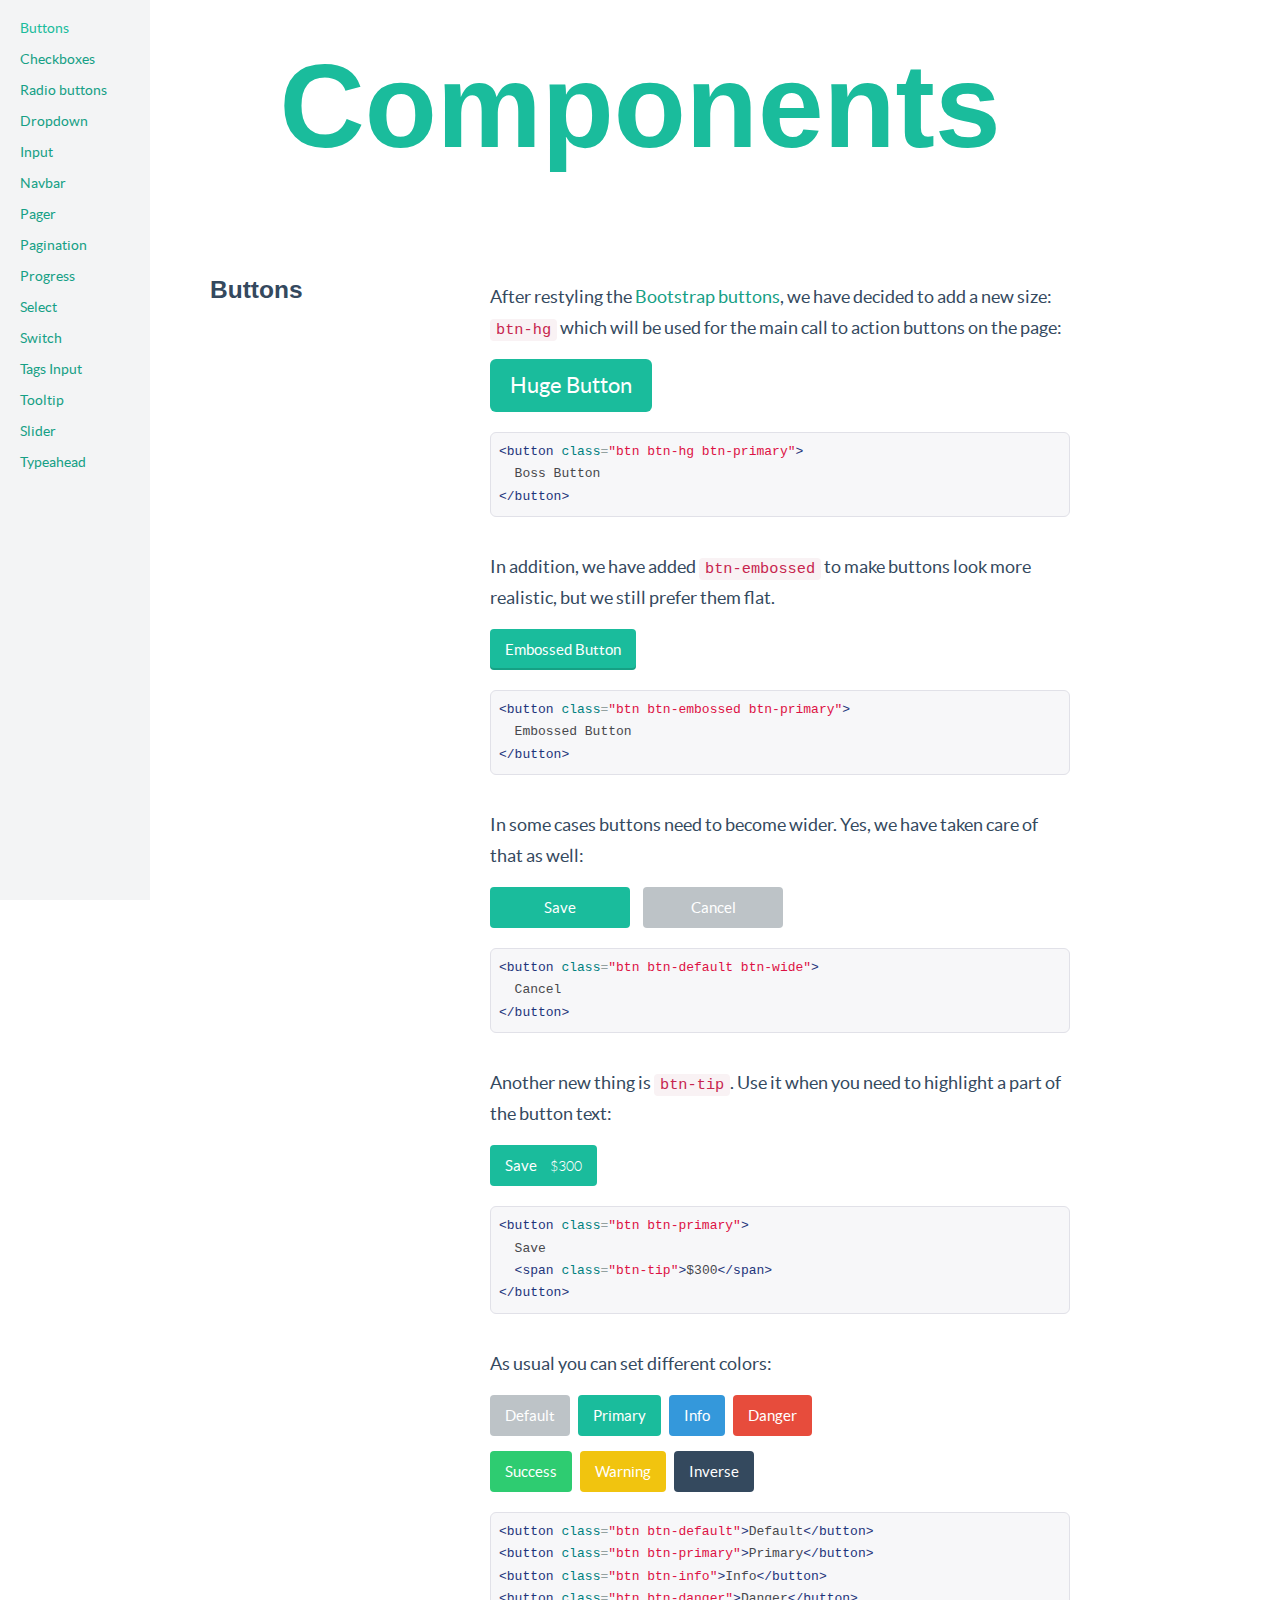
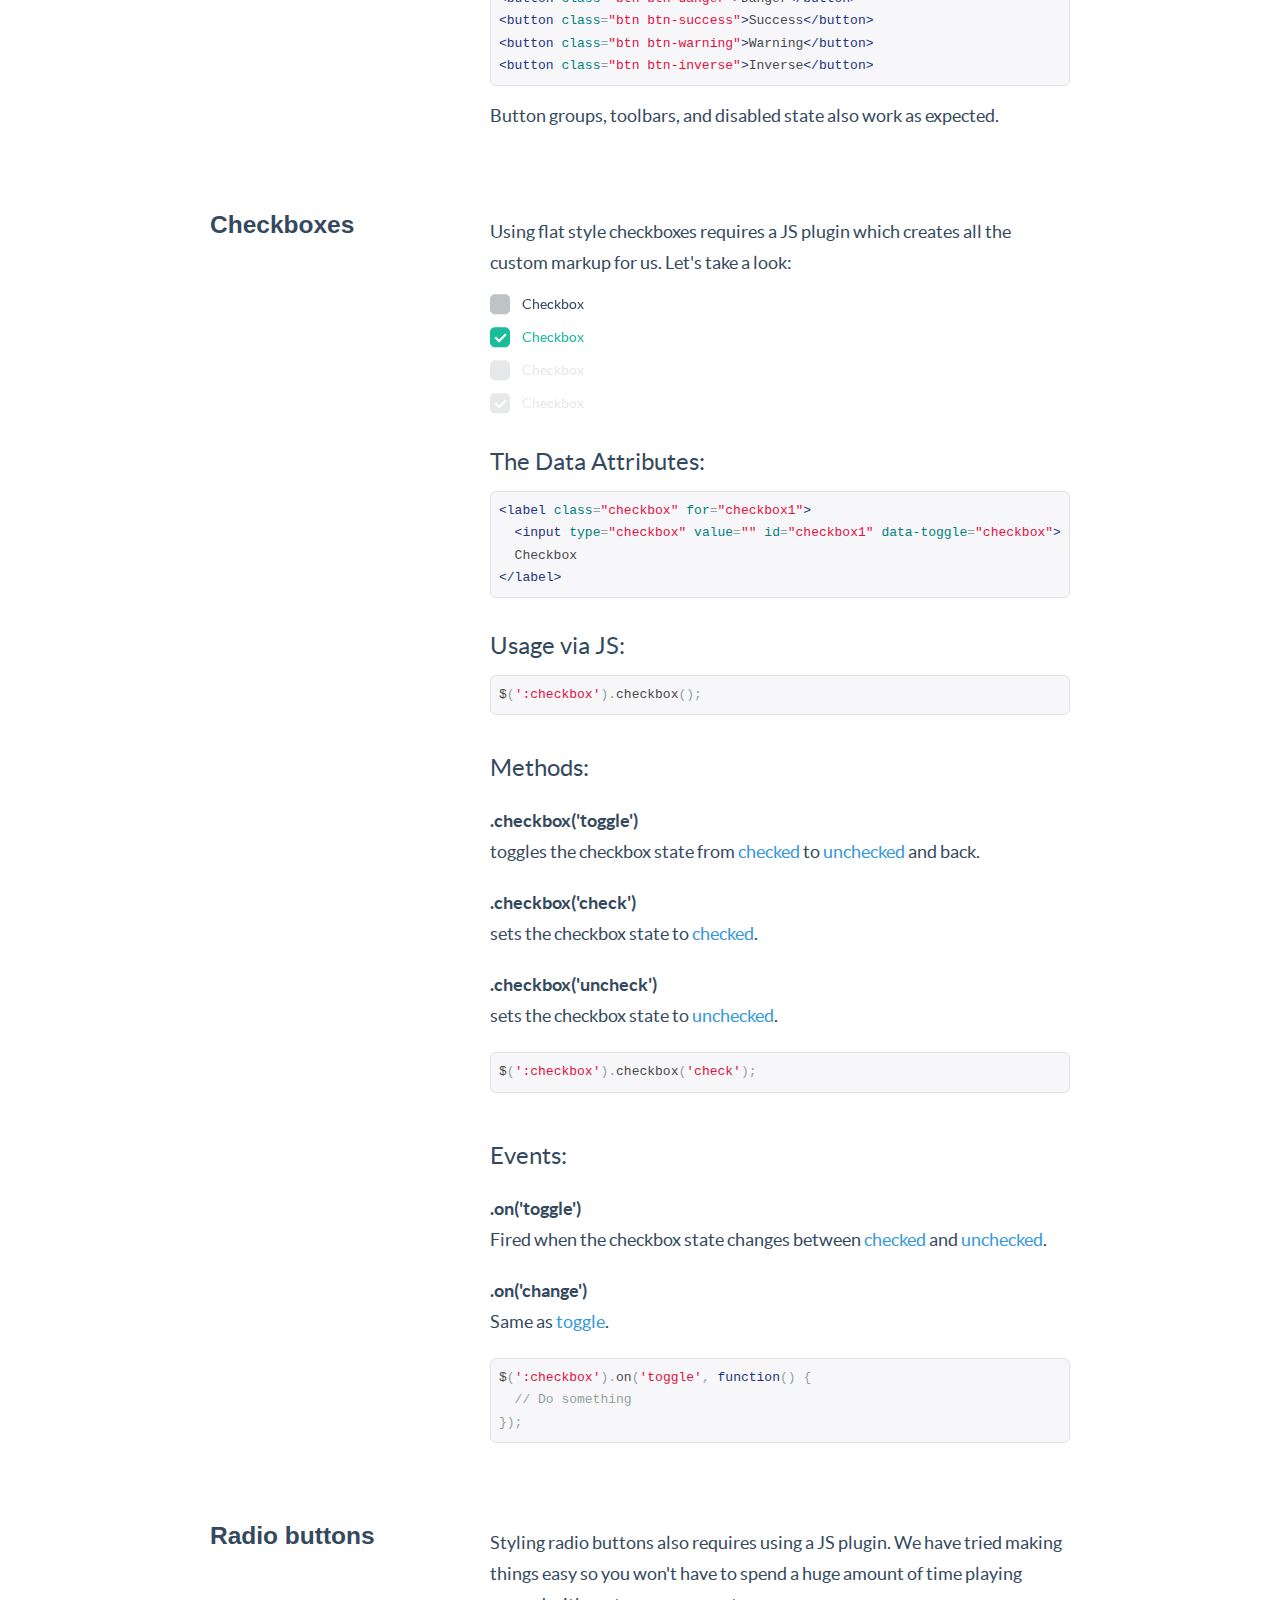
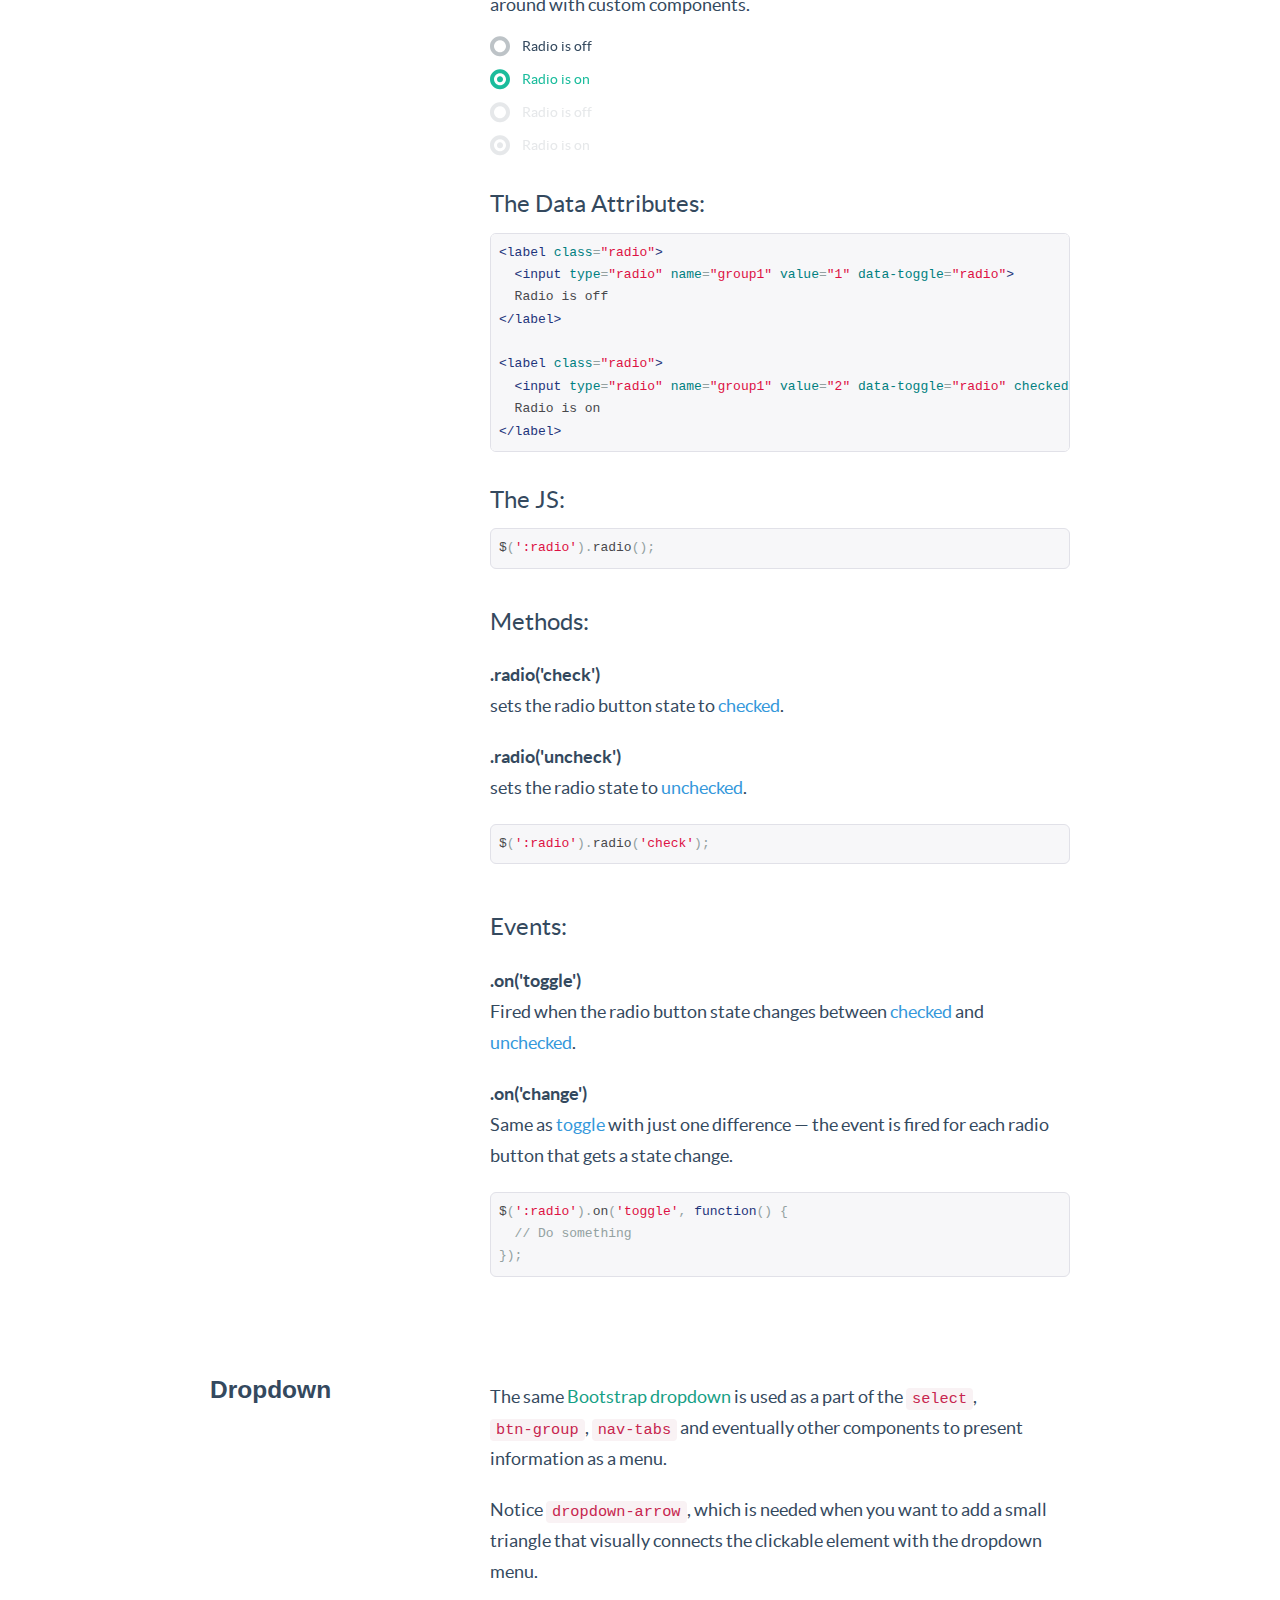
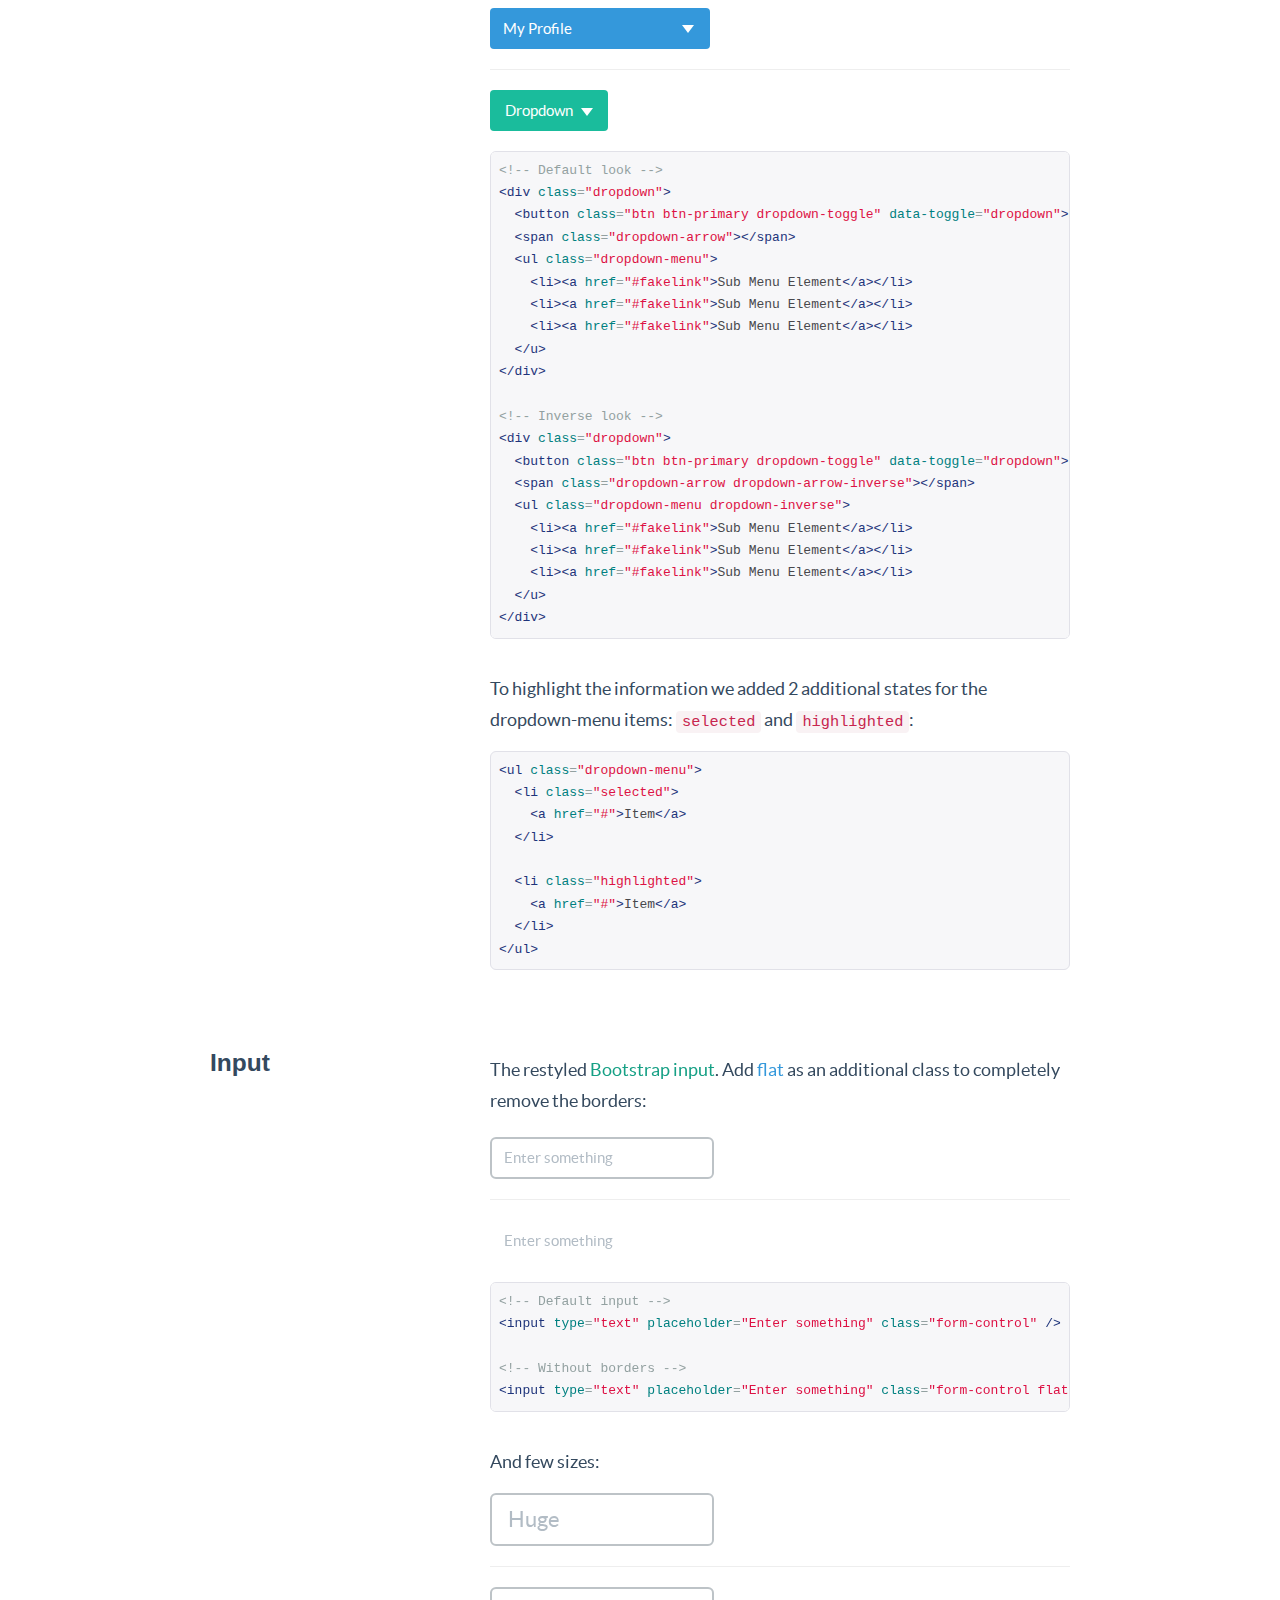
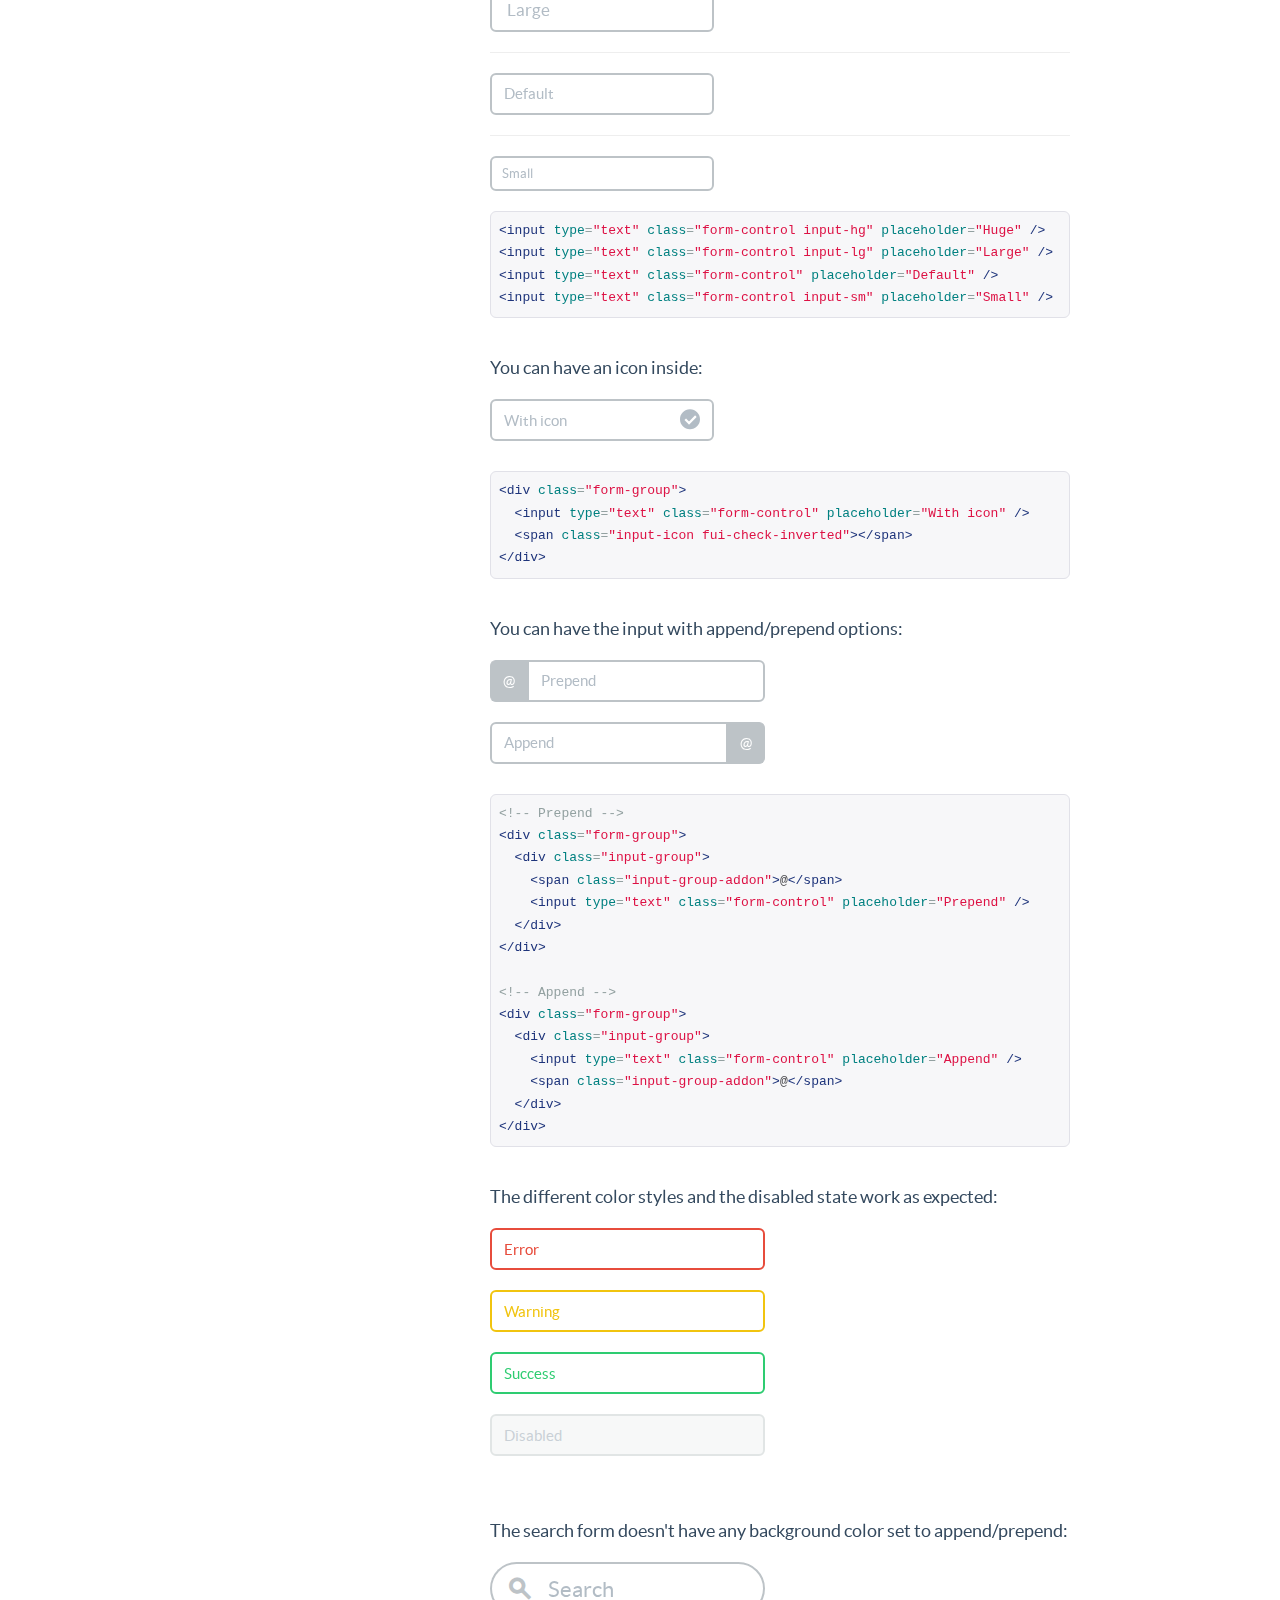
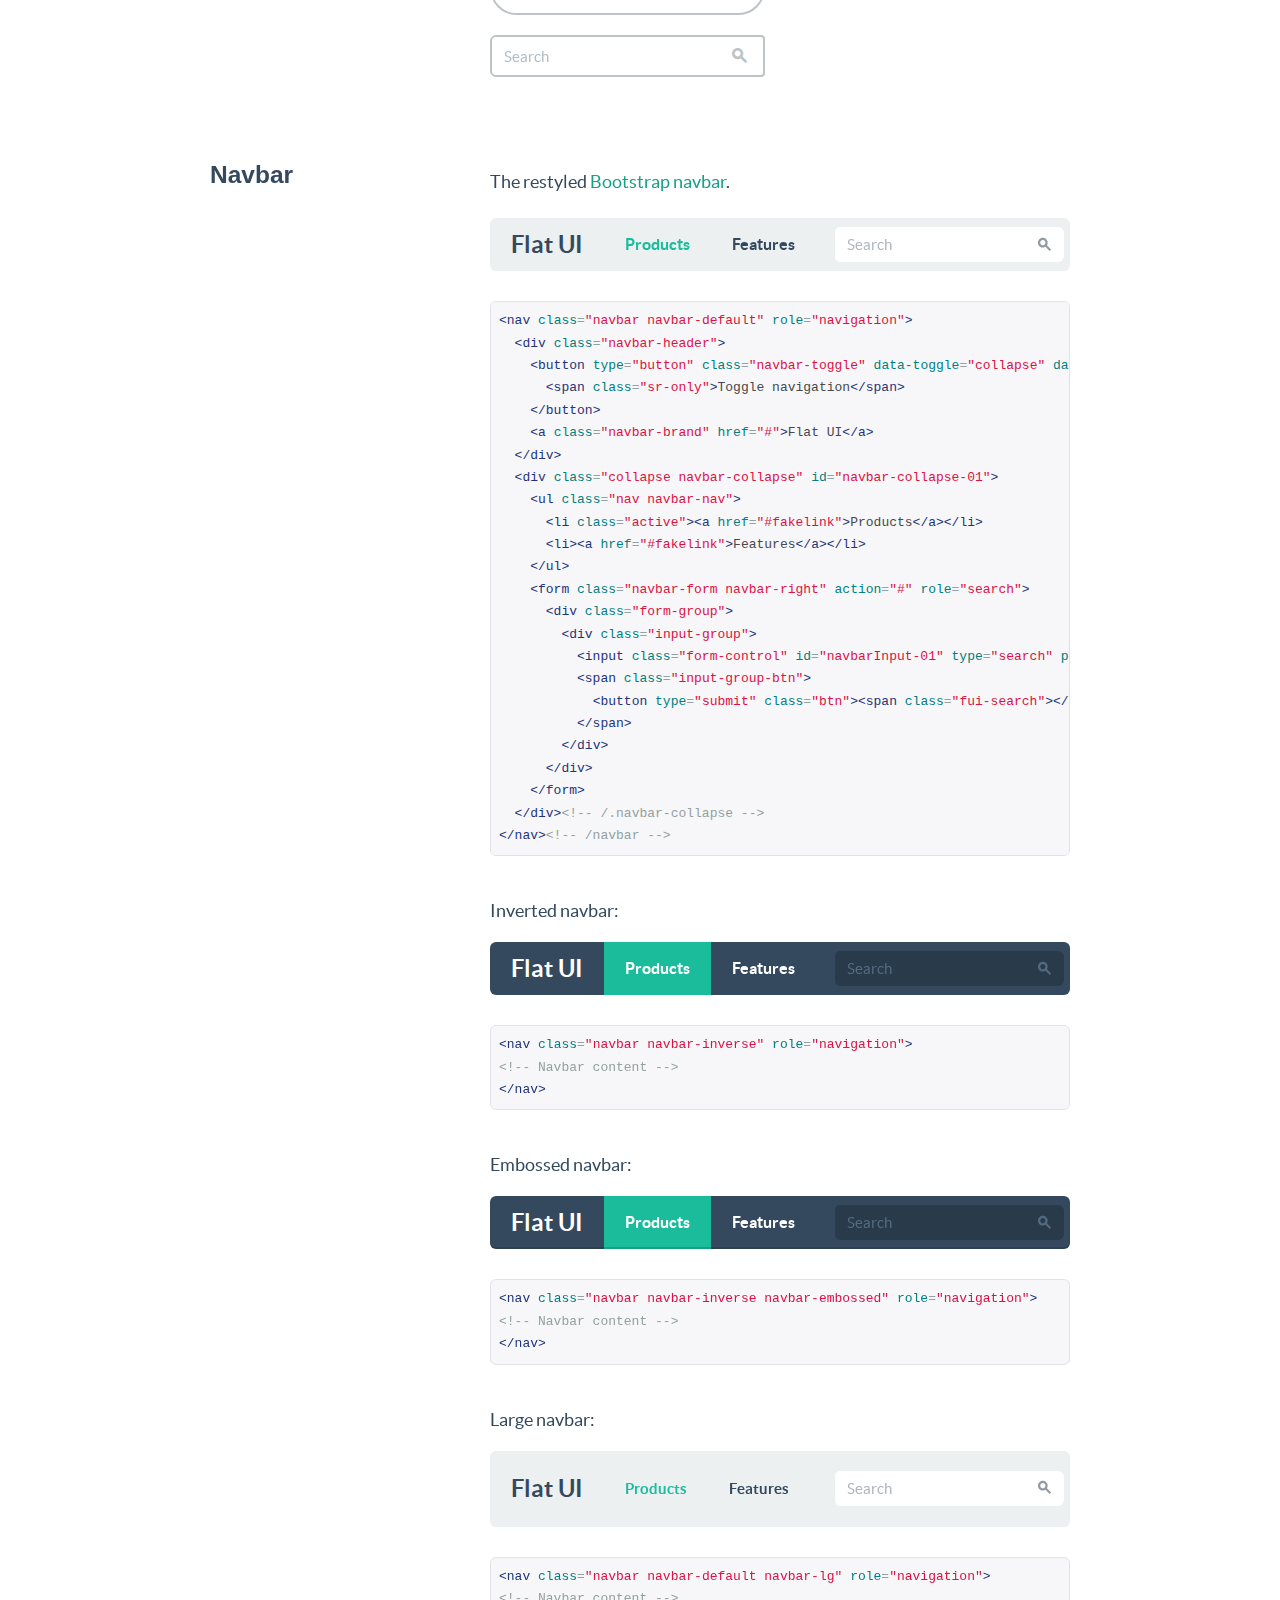
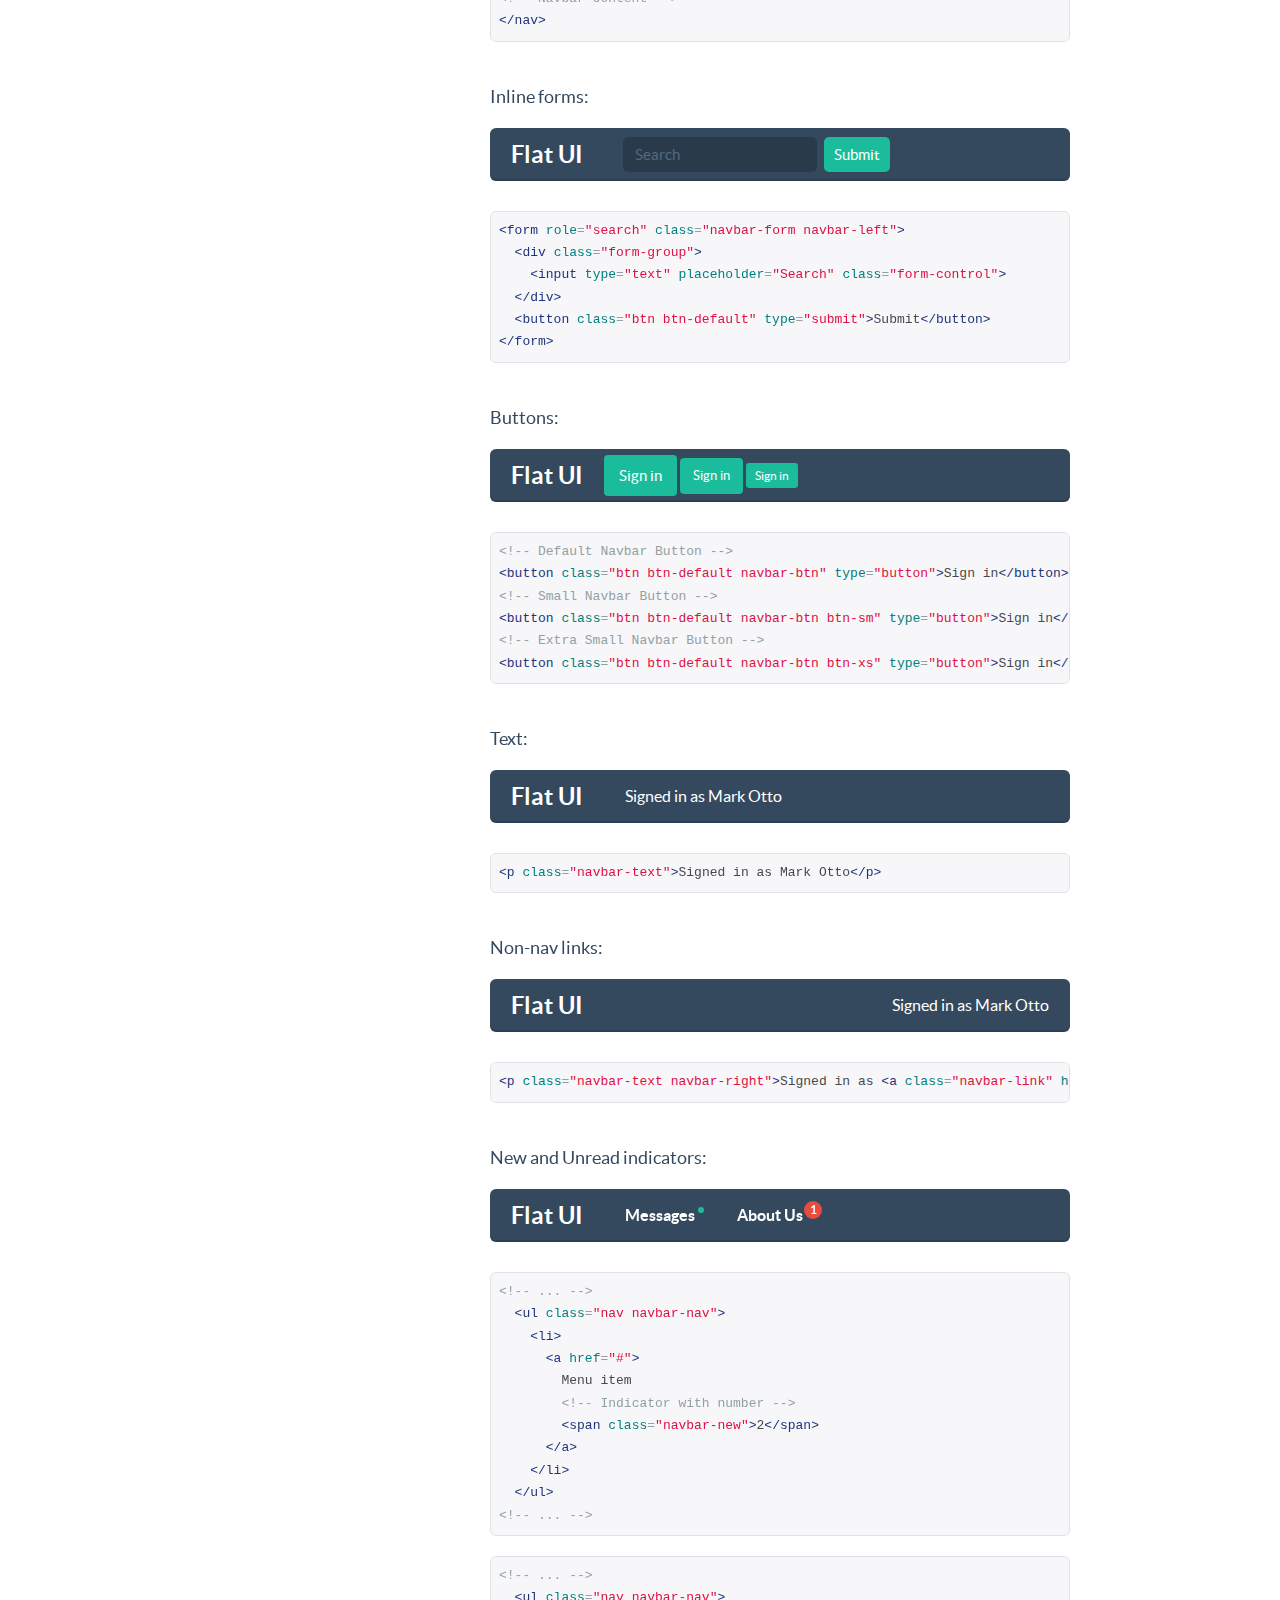
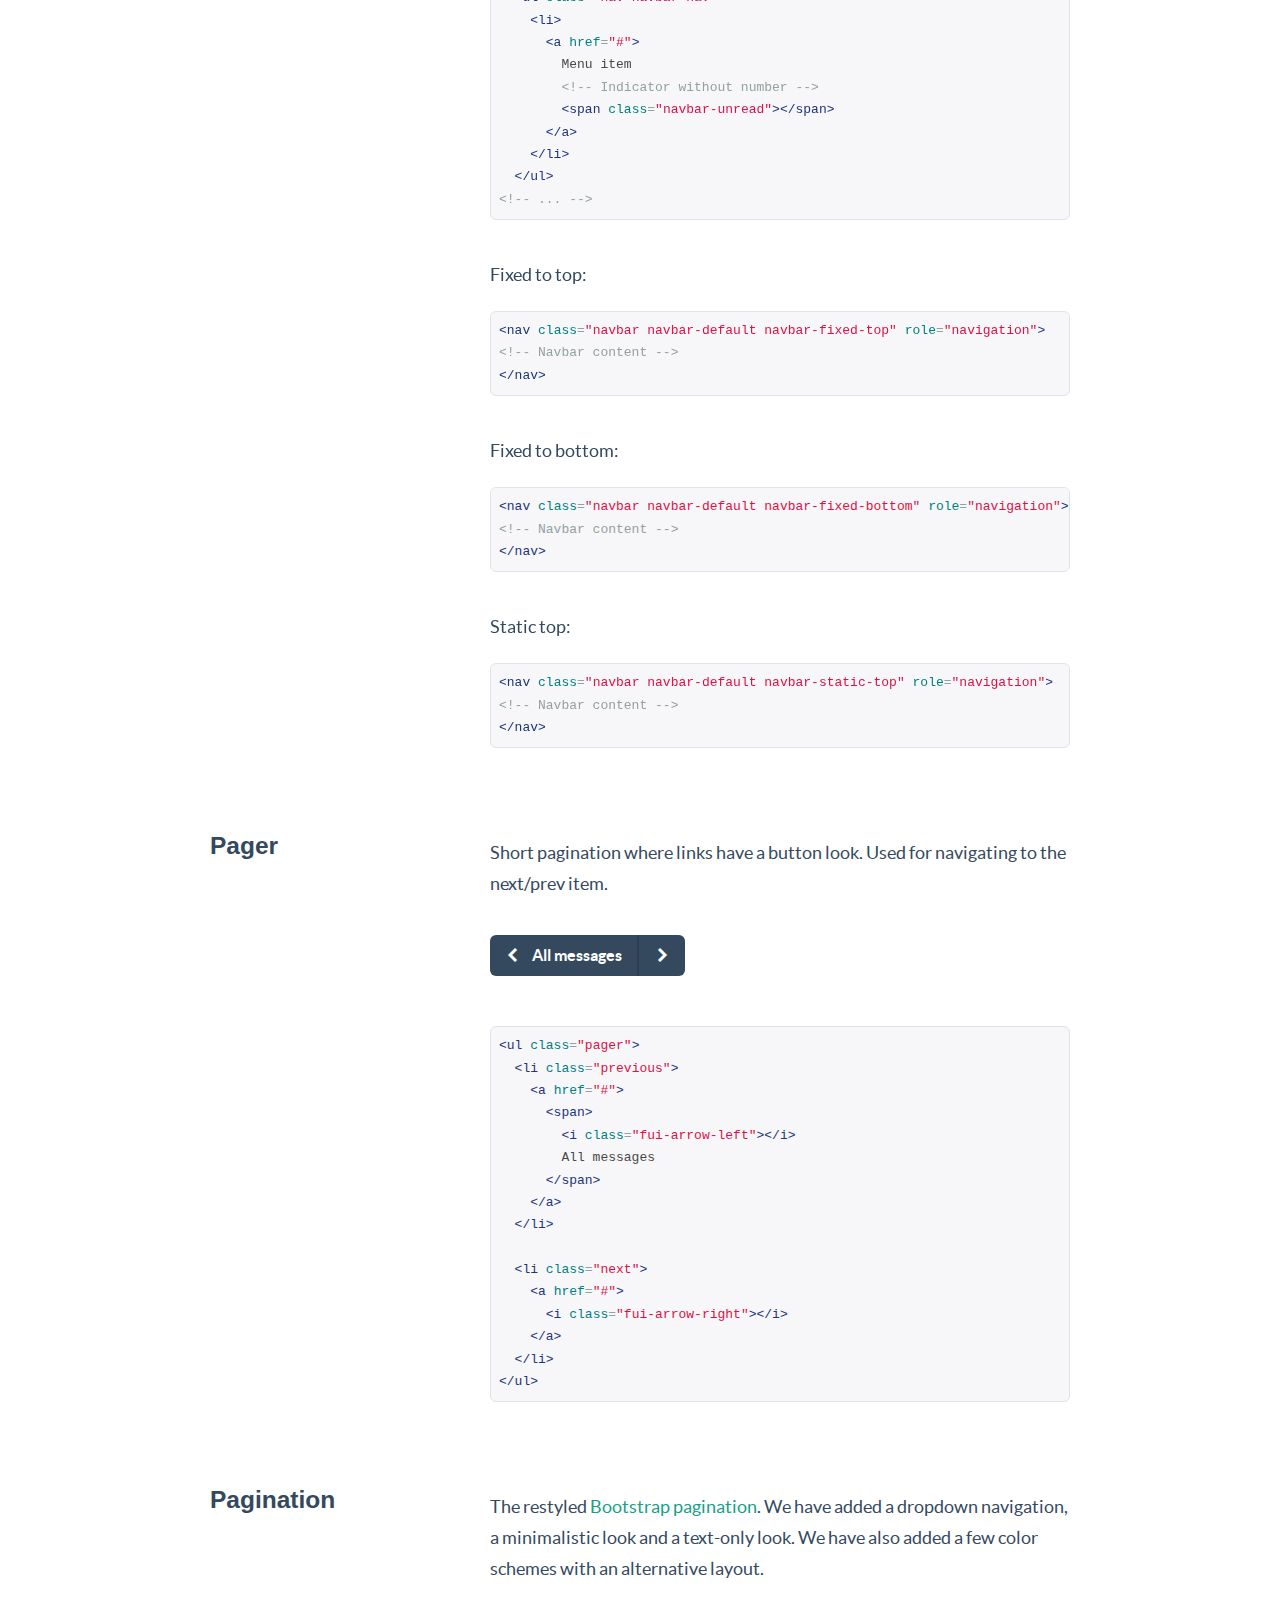
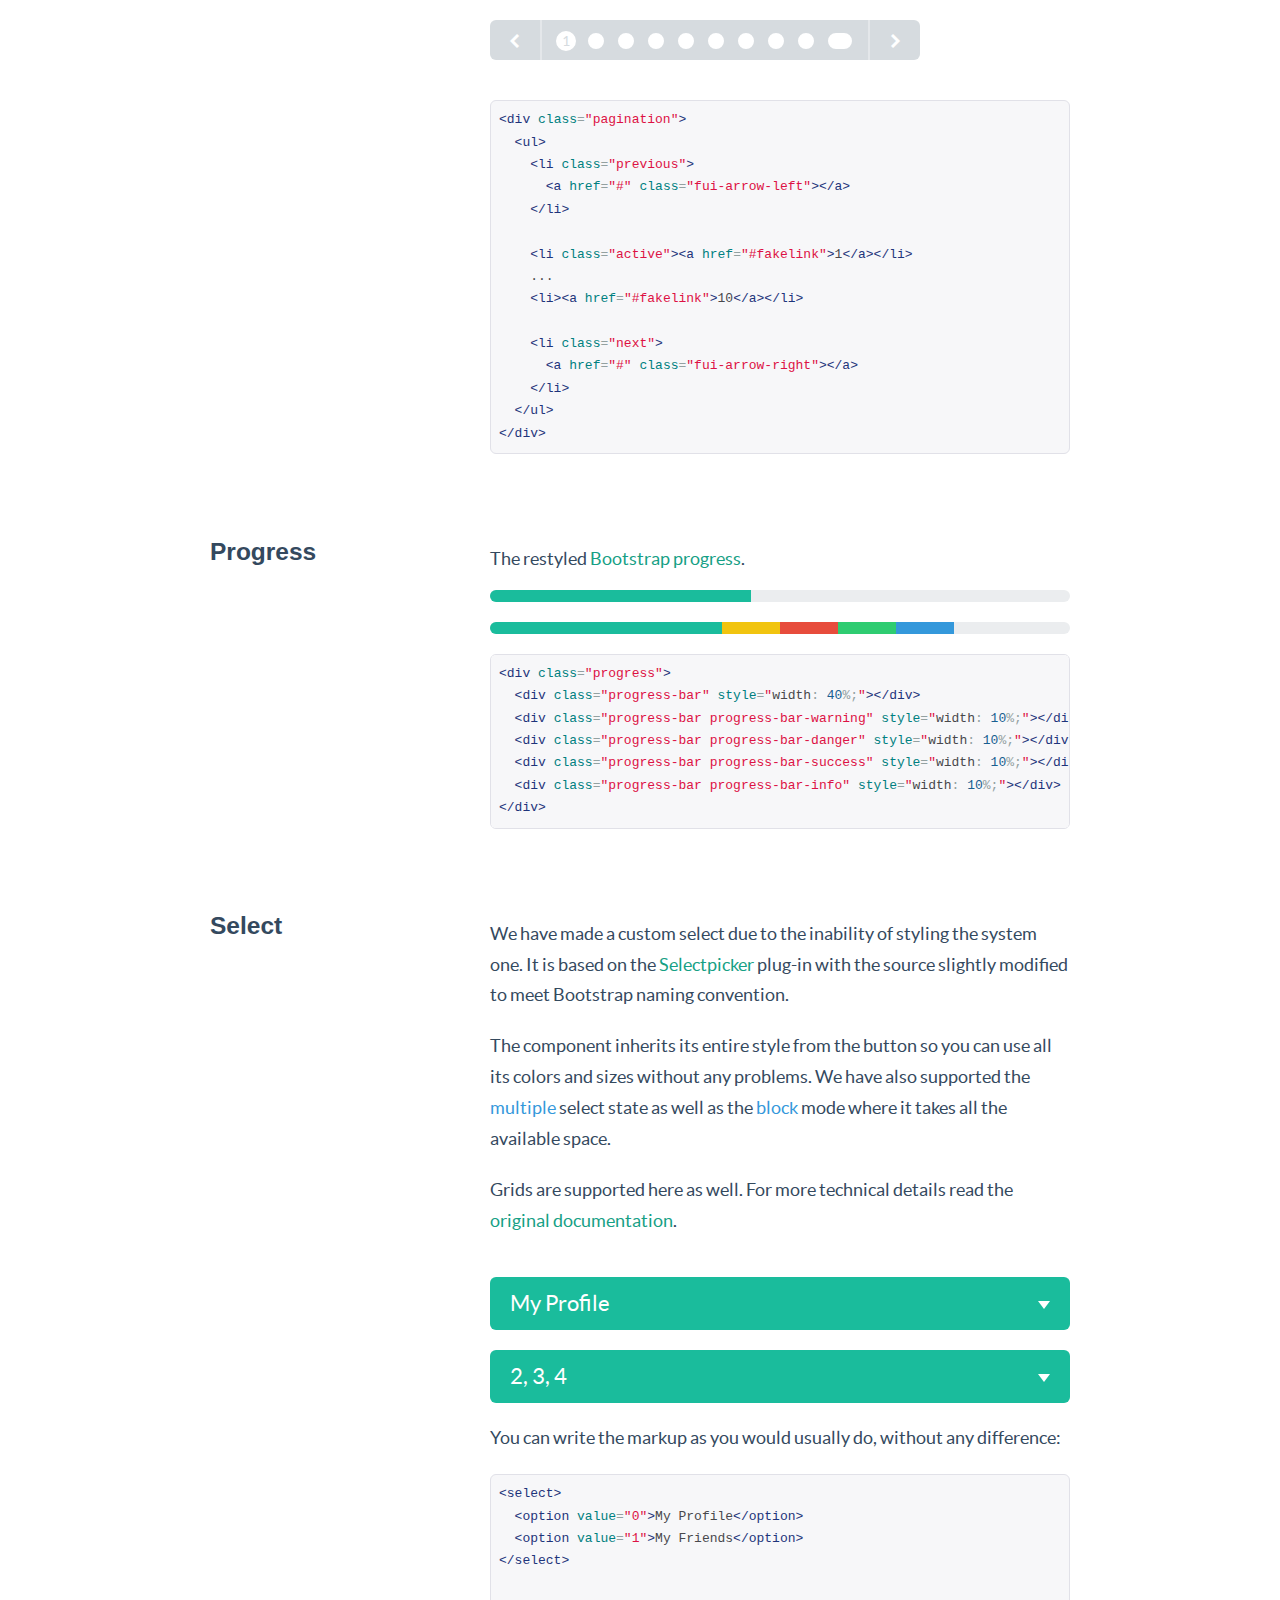
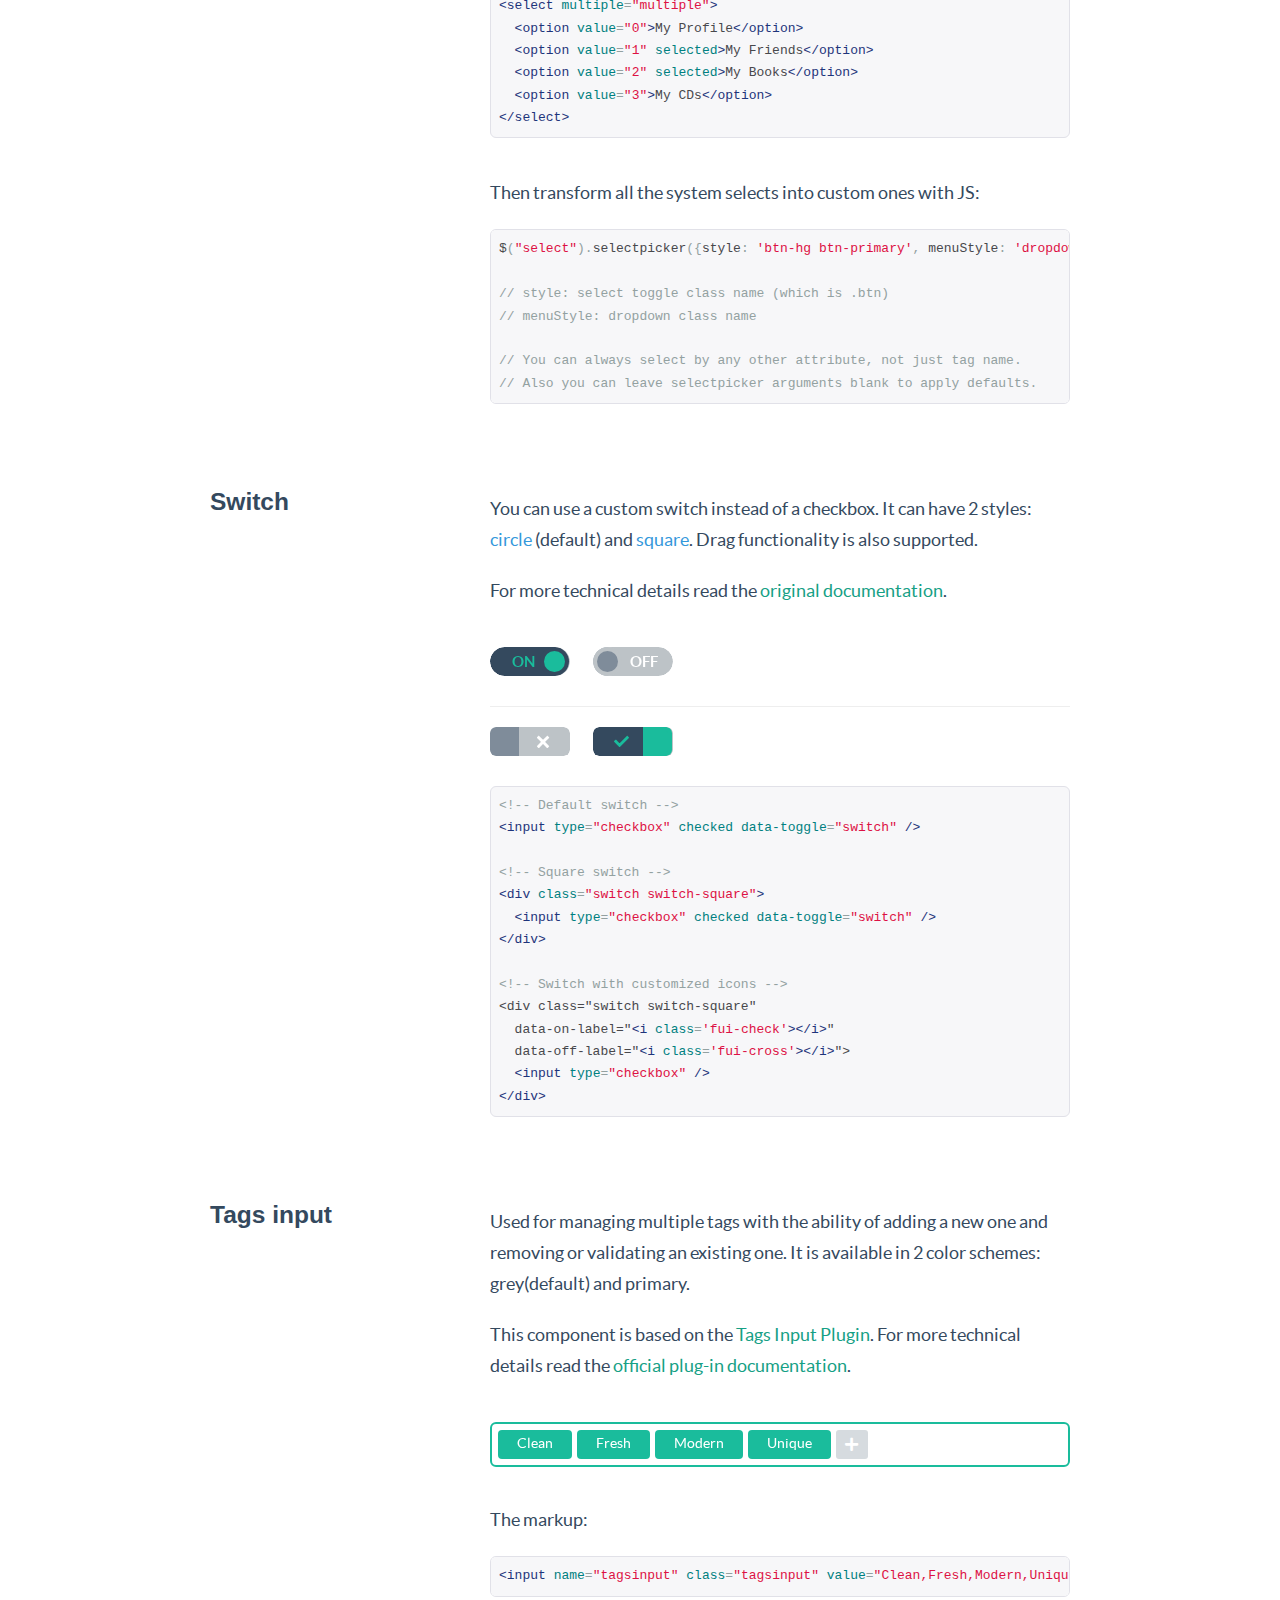
<file: flatui/components.html>
<!DOCTYPE html>
<html lang="en">
  <head>
    <meta charset="utf-8">
    <title>Components &middot; Flat UI Free</title>
    <meta name="viewport" content="width=device-width, initial-scale=1.0">

    <!-- Loading Bootstrap -->
    <link href="bootstrap/css/bootstrap.css" rel="stylesheet">
    <link href="bootstrap/css/prettify.css" rel="stylesheet">

    <!-- Loading Flat UI -->
    <link href="css/flat-ui.css" rel="stylesheet">
    <link href="css/docs.css" rel="stylesheet">

    <link rel="shortcut icon" href="images/favicon.ico">

    <!-- HTML5 shim, for IE6-8 support of HTML5 elements. All other JS at the end of file. -->
    <!--[if lt IE 9]>
      <script src="js/html5shiv.js"></script>
      <script src="js/respond.min.js"></script>
    <![endif]-->
  </head>
  <body>
    <ul class="demo-sidebar hide-on-tablets">
      <li><a href="#fui-button">Buttons</a></li>
      <li><a href="#fui-checkbox">Checkboxes</a></li>
      <li><a href="#fui-radio">Radio buttons</a></li>
      <li><a href="#fui-dropdown">Dropdown</a></li>
      <li><a href="#fui-input">Input</a></li>
      <li><a href="#fui-navbar">Navbar</a></li>
      <li><a href="#fui-pager">Pager</a></li>
      <li><a href="#fui-pagination">Pagination</a></li>
      <li><a href="#fui-progress">Progress</a></li>
      <li><a href="#fui-select">Select</a></li>
      <li><a href="#fui-switch">Switch</a></li>
      <li><a href="#fui-tagsinput">Tags Input</a></li>
      <li><a href="#fui-tooltip">Tooltip</a></li>
      <li><a href="#fui-slider">Slider</a></li>
      <li><a href="#fui-typeahead">Typeahead</a></li>
    </ul> <!-- /nav -->

		<h1 class="demo-headline">Components</h1>		
    <div class="container">    	
    	<div id="fui-button" class="pbl"></div>
    	
      <div class="demo-row">
        <div class="demo-title">
          <h3>Buttons</h3>
        </div>

        <div class="demo-content">
          <p>
            After restyling the <a href="http://getbootstrap.com/css/#buttons">Bootstrap buttons</a>, we have decided to add a new size: <code>btn-hg</code> which will be used for the main call to action buttons on the page:
          </p>
          <p class="mbl">
            <button class="btn btn-hg btn-primary">Huge Button</button>
          </p>
<pre class="prettyprint">
&lt;button class="btn btn-hg btn-primary"&gt;
  Boss Button
&lt;/button&gt;
</pre>

          <p class="ptl">
            In addition, we have added <code>btn-embossed</code> to make buttons look more realistic, but we still prefer them flat.
          </p>
          <p class="mbl">
            <button class="btn btn-embossed btn-primary">Embossed Button</button>
          </p>
<pre class="prettyprint">
&lt;button class="btn btn-embossed btn-primary"&gt;
  Embossed Button
&lt;/button&gt;
</pre>

          <p class="ptl">
            In some cases buttons need to become wider. Yes, we have taken care of that as well:
          </p>
          <p class="mbl">
            <button class="btn btn-wide btn-primary mrm">Save</button>
            <button class="btn btn-wide btn-default">Cancel</button>
          </p>
<pre class="prettyprint">
&lt;button class="btn btn-default btn-wide"&gt;
  Cancel
&lt;/button&gt;
</pre>

          <p class="ptl">
            Another new thing is <code>btn-tip</code>. Use it when you need to highlight a part of the button text:
          </p>
          <p class="mbl">
            <button class="btn btn-primary">
              Save
              <span class="btn-tip">$300</span>
            </button>
          </p>
<pre class="prettyprint">
&lt;button class="btn btn-primary"&gt;
  Save
  &lt;span class="btn-tip"&gt;$300&lt;/span&gt;
&lt;/button&gt;
</pre>

          <p class="ptl">
            As usual you can set different colors:
          </p>
          <p>
	          <button class="btn btn-default mrs">Default</button>
            <button class="btn btn-primary mrs">Primary</button>
            <button class="btn btn-info mrs">Info</button>
            <button class="btn btn-danger mrs">Danger</button>
          </p>
          <p class="mbl">            
            <button class="btn btn-success mrs">Success</button>
            <button class="btn btn-warning mrs">Warning</button>
            <button class="btn btn-inverse mrs">Inverse</button>
          </p>
<pre class="prettyprint">
&lt;button class="btn btn-default"&gt;Default&lt;/button&gt;
&lt;button class="btn btn-primary"&gt;Primary&lt;/button&gt;
&lt;button class="btn btn-info"&gt;Info&lt;/button&gt;
&lt;button class="btn btn-danger"&gt;Danger&lt;/button&gt;
&lt;button class="btn btn-success"&gt;Success&lt;/button&gt;
&lt;button class="btn btn-warning"&gt;Warning&lt;/button&gt;
&lt;button class="btn btn-inverse"&gt;Inverse&lt;/button&gt;
</pre>

          <p>
            Button groups, toolbars, and disabled state also work as expected.
          </p>
        </div>        
      </div><!-- /.demo-row -->
      
			<div id="fui-checkbox" class="pbl"></div>
			
      <div class="demo-row">      	
        <div class="demo-title">
          <h3>Checkboxes</h3>
        </div>

        <div class="demo-content">
          <p>
            Using flat style checkboxes requires a JS plugin which creates all the custom markup for us. Let's take a look:
          </p>
          <label class="checkbox" for="checkbox1">
            <input type="checkbox" value="" id="checkbox1" data-toggle="checkbox">
            Checkbox
          </label>
          <label class="checkbox" for="checkbox2">
            <input type="checkbox" value="" id="checkbox2" checked="checked" data-toggle="checkbox">
            Checkbox
          </label>
          <label class="checkbox" for="checkbox3">
            <input type="checkbox" value="" id="checkbox3" data-toggle="checkbox" disabled="">
            Checkbox
          </label>
          <label class="checkbox" for="checkbox4">
            <input type="checkbox" value="" id="checkbox4" checked="checked" data-toggle="checkbox" disabled="">
            Checkbox
          </label>

          <h6 class="ptl">The Data Attributes:</h6>
<pre class="prettyprint">
&lt;label class="checkbox" for="checkbox1"&gt;
  &lt;input type="checkbox" value="" id="checkbox1" data-toggle="checkbox"&gt;
  Checkbox
&lt;/label&gt;
</pre>

          <h6 class="ptl">Usage via JS:</h6>
<pre class="prettyprint">
$(':checkbox').checkbox();
</pre>

          <div class="pvm">
            <h6>Methods:</h6>
          </div>
          <p class="mbl">
            <strong>.checkbox('toggle')</strong>
            <br/>
            toggles the checkbox state from <span class="text-info">checked</span>
            to <span class="text-info">unchecked</span> and back.
          </p>
          <p class="mbl">
            <strong>.checkbox('check')</strong>
            <br/>
            sets the checkbox state to <span class="text-info">checked</span>.
          </p>
          <p class="mbl">
            <strong>.checkbox('uncheck')</strong>
            <br/>
            sets the checkbox state to <span class="text-info">unchecked</span>.
          </p>
<pre class="prettyprint">
$(':checkbox').checkbox('check');
</pre>

          <div class="pbm ptl">
            <h6>Events:</h6>
          </div>
          <p class="mbl">
            <strong>.on('toggle')</strong>
            <br/>
            Fired when the checkbox state changes between
            <span class="text-info">checked</span> and
            <span class="text-info">unchecked</span>.
          </p>
          <p class="mbl">
            <strong>.on('change')</strong>
            <br/>
            Same as <span class="text-info">toggle</span>.
          </p>
<pre class="prettyprint">
$(':checkbox').on('toggle', function() {
  // Do something
});
</pre>          
          
        </div> <!-- /.demo-content -->
      </div> <!-- /.demo-row -->
      
      <div id="fui-radio" class="pbl"></div>

      <div class="demo-row">
        <div class="demo-title">
          <h3>Radio buttons</h3>
        </div>

        <div class="demo-content">
          <p>
            Styling radio buttons also requires using a JS plugin. We have tried making things easy so you won't have to spend a huge amount of time playing around with custom&nbsp;components.
          </p>
          <label class="radio">
            <input type="radio" name="group1" value="1" data-toggle="radio">
            Radio is off
          </label>
          <label class="radio">
            <input type="radio" name="group1" value="2" data-toggle="radio" checked>
            Radio is on
          </label>
          <label class="radio">
            <input type="radio" name="group2" value="1" data-toggle="radio" disabled>
            Radio is off
          </label>
          <label class="radio">
            <input type="radio" name="group2" value="2" data-toggle="radio" disabled checked>
            Radio is on
          </label>

          <h6 class="ptl">The Data Attributes:</h6>
<pre class="prettyprint">
&lt;label class="radio"&gt;
  &lt;input type="radio" name="group1" value="1" data-toggle="radio"&gt;
  Radio is off
&lt;/label&gt;

&lt;label class="radio"&gt;
  &lt;input type="radio" name="group1" value="2" data-toggle="radio" checked&gt;
  Radio is on
&lt;/label&gt;
</pre>

          <h6 class="ptl">The JS:</h6>
<pre class="prettyprint">
$(':radio').radio();
</pre>

          <div class="pvm">
            <h6>Methods:</h6>
          </div>
          <p class="mbl">
            <strong>.radio('check')</strong>
            <br/>
            sets the radio button state to <span class="text-info">checked</span>.
          </p>
          <p class="mbl">
            <strong>.radio('uncheck')</strong>
            <br/>
            sets the radio state to <span class="text-info">unchecked</span>.
          </p>
<pre class="prettyprint">
$(':radio').radio('check');
</pre>

          <div class="pbm ptl">
            <h6>Events:</h6>
          </div>
          <p class="mbl">
            <strong>.on('toggle')</strong>
            <br/>
            Fired when the radio button state changes between
            <span class="text-info">checked</span> and
            <span class="text-info">unchecked</span>.
          </p>
          <p class="mbl">
            <strong>.on('change')</strong>
            <br/>
            Same as <span class="text-info">toggle</span> with just one difference &mdash; the event is fired for each radio button that gets a state change.
          </p>
<pre class="prettyprint">
$(':radio').on('toggle', function() {
  // Do something
});
</pre>
        </div> <!-- /.demo-content -->
      </div> <!-- /.demo-row -->
    </div><!-- /.container -->

		

    <div class="container ptl">    	
    	<div id="fui-dropdown" class="pbl"></div>
    
      <div class="demo-row">
        <div class="demo-title">
          <h3>Dropdown</h3>
        </div>

        <div class="demo-content">
          <p class="mbl">
            The same <a href="http://getbootstrap.com/components/#dropdowns">Bootstrap dropdown</a> is used as a part of the <code>select</code>, <code>btn-group</code>, <code>nav-tabs</code> and eventually other components to present information as a menu.
          </p>

          <p class="mbl">
            Notice <code>dropdown-arrow</code>, which is needed when you want to add a small triangle that visually connects the clickable element with the dropdown menu.
          </p>

          <select name="info" class="mbn">
            <optgroup label="Profile">
              <option value="0">My Profile</option>
              <option value="1">My Friends</option>
            </optgroup>
            <optgroup label="System">
              <option value="2">Messages</option>
              <option value="3">My Settings</option>
              <option value="4" class="highlighted">Logout</option>
            </optgroup>
          </select>

          <hr/>
          
          <div class="row">
          	<div class="col-md-3">
	          	<div class="dropdown">
		          	<button class="btn btn-primary dropdown-toggle" data-toggle="dropdown">Dropdown<span class="caret"></span></button>
							  <span class="dropdown-arrow dropdown-arrow-inverse"></span>
		            <ul class="dropdown-menu dropdown-inverse">
		              <li><a href="#fakelink">Sub Menu Element</a></li>
		              <li><a href="#fakelink">Sub Menu Element</a></li>
		              <li><a href="#fakelink">Sub Menu Element</a></li>
		            </ul>
							</div>
          	</div>
          </div>
          

          <div class="pvl">
<pre class="prettyprint">
&lt;!-- Default look --&gt;
&lt;div class="dropdown"&gt;
  &lt;button class="btn btn-primary dropdown-toggle" data-toggle="dropdown">Dropdown&lt;span class="caret"&gt;&lt;/span&gt;&lt;/button&gt;
  &lt;span class="dropdown-arrow"&gt;&lt;/span&gt;
  &lt;ul class="dropdown-menu"&gt;
    &lt;li&gt;&lt;a href="#fakelink">Sub Menu Element&lt;/a&gt;&lt;/li&gt;
    &lt;li&gt;&lt;a href="#fakelink">Sub Menu Element&lt;/a&gt;&lt;/li&gt;
    &lt;li&gt;&lt;a href="#fakelink">Sub Menu Element&lt;/a&gt;&lt;/li&gt;
  &lt;/u&gt;
&lt;/div&gt;

&lt;!-- Inverse look --&gt;
&lt;div class="dropdown"&gt;
  &lt;button class="btn btn-primary dropdown-toggle" data-toggle="dropdown">Dropdown&lt;span class="caret"&gt;&lt;/span&gt;&lt;/button&gt;
  &lt;span class="dropdown-arrow dropdown-arrow-inverse"&gt;&lt;/span&gt;
  &lt;ul class="dropdown-menu dropdown-inverse"&gt;
    &lt;li&gt;&lt;a href="#fakelink">Sub Menu Element&lt;/a&gt;&lt;/li&gt;
    &lt;li&gt;&lt;a href="#fakelink">Sub Menu Element&lt;/a&gt;&lt;/li&gt;
    &lt;li&gt;&lt;a href="#fakelink">Sub Menu Element&lt;/a&gt;&lt;/li&gt;
  &lt;/u&gt;
&lt;/div&gt;
</pre>
          </div>

          <p>
            To highlight the information we added 2 additional states for the dropdown-menu items: <code>selected</code> and <code>highlighted</code>:
          </p>
<pre class="prettyprint">
&lt;ul class="dropdown-menu"&gt;
  &lt;li class="selected"&gt;
    &lt;a href="#"&gt;Item&lt;/a&gt;
  &lt;/li&gt;

  &lt;li class="highlighted"&gt;
    &lt;a href="#"&gt;Item&lt;/a&gt;
  &lt;/li&gt;
&lt;/ul&gt;
</pre>
        </div> <!-- /.demo-content -->
      </div> <!-- /.demo-row -->

			<div id="fui-input" class="pbl"></div>

      <div class="demo-row">
        <div class="demo-title">
          <h3>Input</h3>
        </div>

        <div class="demo-content">
          <p class="mbl">
            The restyled <a href="http://getbootstrap.com/css/#forms">Bootstrap input</a>. Add <span class="text-info">flat</span> as an additional class to completely remove the borders:
          </p>
					
					<div class="row">
						<div class="col-lg-5">
							<input type="text" value="" placeholder="Enter something" class="form-control" />
						</div>
					</div>
					<hr />
					<div class="row">
						<div class="col-lg-5">
							<input type="text" value="" placeholder="Enter something" class="form-control flat" />
						</div>
					</div>
<pre class="prettyprint mtl">
&lt;!-- Default input --&gt;
&lt;input type="text" placeholder="Enter something" class="form-control" /&gt;

&lt;!-- Without borders --&gt;
&lt;input type="text" placeholder="Enter something" class="form-control flat" /&gt;
</pre>

          <p class="ptl">And few sizes:</p>
          <div class="row">
          	<div class="col-lg-5">
	          	<input type="text" value="" placeholder="Huge" class="form-control input-hg" />
          	</div>
          </div>
          <hr />
          <div class="row">
          	<div class="col-lg-5">
	          	<input type="text" value="" placeholder="Large" class="form-control input-lg" />
          	</div>
          </div>
          <hr />
          <div class="row">
          	<div class="col-lg-5">
	          	<input type="text" value="" placeholder="Default" class="form-control" />
          	</div>
          </div>
          <hr />
          <div class="row">
          	<div class="col-lg-5">
	          	<input type="text" value="" placeholder="Small" class="form-control input-sm" />
          	</div>
          </div>
<pre class="prettyprint mtl">
&lt;input type="text" class="form-control input-hg" placeholder="Huge" /&gt;
&lt;input type="text" class="form-control input-lg" placeholder="Large" /&gt;
&lt;input type="text" class="form-control" placeholder="Default" /&gt;
&lt;input type="text" class="form-control input-sm" placeholder="Small" /&gt;
</pre>

          <p class="ptl">You can have an icon inside:</p>
          <div class="row">
          	<div class="col-lg-5">
	          	<div class="form-group">
	              <input type="text" value="" placeholder="With icon" class="form-control" />
	              <span class="input-icon fui-check-inverted"></span>
	            </div>
          	</div>            
          </div>
<pre class="prettyprint mtm">
&lt;div class="form-group"&gt;
  &lt;input type="text" class="form-control" placeholder="With icon" /&gt;
  &lt;span class="input-icon fui-check-inverted"&gt;&lt;/span&gt;
&lt;/div&gt;
</pre>

        <p class="ptl">You can have the input with append/prepend options:</p>
          <div class="row">
            <div class="col-lg-6">
              <div class="form-group">
                <div class="input-group">
                  <span class="input-group-addon">@</span>
                  <input class="form-control" type="text" placeholder="Prepend" />
                </div>
              </div>              
            </div>
          </div>
          
          <div class="row">
            <div class="col-lg-6">
              <div class="form-group">
                <div class="input-group">                 
                  <input class="form-control" type="text" placeholder="Append" />
                  <span class="input-group-addon">@</span>
                </div>
              </div>              
            </div>
          </div>

<pre class="prettyprint mtm">
&lt;!-- Prepend --&gt;
&lt;div class="form-group"&gt;
  &lt;div class="input-group"&gt;
    &lt;span class="input-group-addon"&gt;@&lt;/span&gt;
    &lt;input type="text" class="form-control" placeholder="Prepend" /&gt;
  &lt;/div&gt;  
&lt;/div&gt;

&lt;!-- Append --&gt;
&lt;div class="form-group"&gt;
  &lt;div class="input-group"&gt;
    &lt;input type="text" class="form-control" placeholder="Append" /&gt;
    &lt;span class="input-group-addon"&gt;@&lt;/span&gt;
  &lt;/div&gt;
&lt;/div&gt;
</pre>

          <p class="ptl">
            The different color styles and the disabled state work as expected:
            <div class="row">
            	<div class="col-lg-6">
	            	<div class="form-group has-error">
		              <input class="form-control" type="text" placeholder="Error" />
		            </div>
            	</div>
            </div>
            <div class="row">
            	<div class="col-lg-6">
	            	<div class="form-group has-warning">
		              <input class="form-control" type="text" placeholder="Warning" />
		            </div>
            	</div>
            </div>
            <div class="row">
            	<div class="col-lg-6">
	            	<div class="form-group has-success">
		              <input class="form-control" type="text" placeholder="Success" />
		            </div>
            	</div>
            </div>
            <div class="row">
            	<div class="col-lg-6">
	            	<div class="form-group">
		              <input class="form-control" type="text" placeholder="Disabled" disabled />
		            </div>
            	</div>
            </div>
          </p>

          <p class="ptl mtl">
            The search form doesn't have any background color set to append/prepend:
          </p>
          <div class="row">
            <div class="col-lg-6">
              <div class="form-group">
                <div class="input-group input-group-hg input-group-rounded">
                  <span class="input-group-btn">
                    <button type="submit" class="btn"><span class="fui-search"></span></button>
                  </span>              
                  <input type="text" class="form-control" placeholder="Search" id="search-query-2">
                </div>
              </div>
            </div>
          </div>          

          <div class="row">
            <div class="col-lg-6">
              <div class="form-group">
                <div class="input-group">                               
                  <input type="text" class="form-control" placeholder="Search" id="search-query-3">
                  <span class="input-group-btn">
                    <button type="submit" class="btn"><span class="fui-search"></span></button>
                  </span>
                </div>
              </div>
            </div>
          </div>
          
        </div> <!-- /.demo-content -->
      </div> <!-- /.demo-row -->

			<div id="fui-navbar" class="pbl"></div>

      <div class="demo-row">
        <div class="demo-title">
          <h3>Navbar</h3>
        </div>
        <div class="demo-content">
          <p class="mbl">
            The restyled <a href="http://getbootstrap.com/components/#navbar">Bootstrap navbar</a>.
          </p>

          <nav class="navbar navbar-default" role="navigation">
            <div class="navbar-header">
              <button type="button" class="navbar-toggle" data-toggle="collapse" data-target="#navbar-collapse-01">
                <span class="sr-only">Toggle navigation</span>
              </button>
              <a class="navbar-brand" href="#">Flat UI</a>
            </div>
            <div class="collapse navbar-collapse" id="navbar-collapse-01">
              <ul class="nav navbar-nav">           
                <li class="active"><a href="#fakelink">Products</a></li>
                <li><a href="#fakelink">Features</a></li>
               </ul>          
              <form class="navbar-form navbar-right" action="#" role="search" style="width: 250px">
                <div class="form-group">
                  <div class="input-group">
                    <input class="form-control" id="navbarInput-01" type="search" placeholder="Search">
                    <span class="input-group-btn">
                      <button type="submit" class="btn"><span class="fui-search"></span></button>
                    </span>            
                  </div>
                </div>               
              </form>
            </div><!-- /.navbar-collapse -->
          </nav><!-- /navbar -->
          
<pre class="prettyprint mvl">
&lt;nav class="navbar navbar-default" role="navigation"&gt;
  &lt;div class="navbar-header"&gt;
    &lt;button type="button" class="navbar-toggle" data-toggle="collapse" data-target="#navbar-collapse-01"&gt;
      &lt;span class="sr-only"&gt;Toggle navigation&lt;/span&gt;
    &lt;/button&gt;
    &lt;a class="navbar-brand" href="#"&gt;Flat UI&lt;/a&gt;
  &lt;/div&gt;
  &lt;div class="collapse navbar-collapse" id="navbar-collapse-01"&gt;
    &lt;ul class="nav navbar-nav"&gt;           
      &lt;li class="active"&gt;&lt;a href="#fakelink"&gt;Products&lt;/a&gt;&lt;/li&gt;
      &lt;li&gt;&lt;a href="#fakelink"&gt;Features&lt;/a&gt;&lt;/li&gt;
    &lt;/ul&gt;           
    &lt;form class="navbar-form navbar-right" action="#" role="search"&gt;
      &lt;div class="form-group"&gt;
        &lt;div class="input-group"&gt;
          &lt;input class="form-control" id="navbarInput-01" type="search" placeholder="Search"&gt;
          &lt;span class="input-group-btn"&gt;
            &lt;button type="submit" class="btn"&gt;&lt;span class="fui-search"&gt;&lt;/span&gt;&lt;/button&gt;
          &lt;/span&gt;            
        &lt;/div&gt;
      &lt;/div&gt;               
    &lt;/form&gt;
  &lt;/div>&lt;!-- /.navbar-collapse --&gt;
&lt;/nav>&lt;!-- /navbar --&gt;
</pre>

        <p class="ptl">Inverted navbar:</p>
        <nav class="navbar navbar-inverse" role="navigation">
          <div class="navbar-header">
            <button type="button" class="navbar-toggle" data-toggle="collapse" data-target="#navbar-collapse-02">
              <span class="sr-only">Toggle navigation</span>
            </button>
            <a class="navbar-brand" href="#">Flat UI</a>
          </div>
          <div class="collapse navbar-collapse" id="navbar-collapse-02">
            <ul class="nav navbar-nav">           
              <li class="active"><a href="#fakelink">Products</a></li>
              <li><a href="#fakelink">Features</a></li>
             </ul>          
            <form class="navbar-form navbar-right" action="#" role="search" style="width: 250px">
              <div class="form-group">
                <div class="input-group">
                  <input class="form-control" id="navbarInput-01" type="search" placeholder="Search">
                  <span class="input-group-btn">
                    <button type="submit" class="btn"><span class="fui-search"></span></button>
                  </span>            
                </div>
              </div>               
            </form>
          </div><!-- /.navbar-collapse -->
        </nav><!-- /navbar -->

<pre class="prettyprint mvl">
&lt;nav class="navbar navbar-inverse" role="navigation"&gt;
&lt;!-- Navbar content --&gt;
&lt;/nav&gt;
</pre>


        <p class="ptl">Embossed navbar:</p>
        <nav class="navbar navbar-inverse navbar-embossed" role="navigation">
          <div class="navbar-header">
            <button type="button" class="navbar-toggle" data-toggle="collapse" data-target="#navbar-collapse-02">
              <span class="sr-only">Toggle navigation</span>
            </button>
            <a class="navbar-brand" href="#">Flat UI</a>
          </div>
          <div class="collapse navbar-collapse" id="navbar-collapse-02">
            <ul class="nav navbar-nav">           
              <li class="active"><a href="#fakelink">Products</a></li>
              <li><a href="#fakelink">Features</a></li>
             </ul>          
            <form class="navbar-form navbar-right" action="#" role="search" style="width: 250px">
              <div class="form-group">
                <div class="input-group">
                  <input class="form-control" id="navbarInput-01" type="search" placeholder="Search">
                  <span class="input-group-btn">
                    <button type="submit" class="btn"><span class="fui-search"></span></button>
                  </span>            
                </div>
              </div>               
            </form>
          </div><!-- /.navbar-collapse -->
        </nav><!-- /navbar -->

<pre class="prettyprint mvl">
&lt;nav class="navbar navbar-inverse navbar-embossed" role="navigation"&gt;
&lt;!-- Navbar content --&gt;
&lt;/nav&gt;
</pre>

        <p class="ptl">Large navbar:</p>
        <nav class="navbar navbar-default navbar-lg" role="navigation">
          <div class="navbar-header">
            <button type="button" class="navbar-toggle" data-toggle="collapse" data-target="#navbar-collapse-03">
              <span class="sr-only">Toggle navigation</span>
            </button>
            <a class="navbar-brand" href="#">Flat UI</a>
          </div>
          <div class="collapse navbar-collapse" id="navbar-collapse-03">
            <ul class="nav navbar-nav">           
              <li class="active"><a href="#fakelink">Products</a></li>
              <li><a href="#fakelink">Features</a></li>
             </ul>          
            <form class="navbar-form navbar-right" action="#" role="search" style="width: 250px">
              <div class="form-group">
                <div class="input-group">
                  <input class="form-control" id="navbarInput-01" type="search" placeholder="Search">
                  <span class="input-group-btn">
                    <button type="submit" class="btn"><span class="fui-search"></span></button>
                  </span>            
                </div>
              </div>               
            </form>
          </div><!-- /.navbar-collapse -->
        </nav><!-- /navbar -->
        
<pre class="prettyprint mvl">
&lt;nav class="navbar navbar-default navbar-lg" role="navigation"&gt;
&lt;!-- Navbar content --&gt;
&lt;/nav&gt;
</pre>      

        <p class="ptl">Inline forms:</p>
        <nav role="navigation" class="navbar navbar-inverse navbar-embossed">
          <div class="navbar-header">
            <button data-target="#navbar-collapse-04" data-toggle="collapse" class="navbar-toggle" type="button">
              <span class="sr-only">Toggle navigation</span>
            </button>
            <a href="#" class="navbar-brand">Flat UI</a>
          </div>
          <div id="navbar-collapse-04" class="collapse navbar-collapse">
            <form role="search" class="navbar-form navbar-left">
              <div class="form-group">
                <input type="text" placeholder="Search" class="form-control">
              </div>
              <button class="btn btn-default" type="submit">Submit</button>
            </form>
          </div>
        </nav>  

<pre class="prettyprint mvl">
&lt;form role="search" class="navbar-form navbar-left"&gt;
  &lt;div class="form-group"&gt;
    &lt;input type="text" placeholder="Search" class="form-control"&gt;
  &lt;/div&gt;
  &lt;button class="btn btn-default" type="submit"&gt;Submit&lt;/button&gt;
&lt;/form&gt;
</pre>

        <p class="ptl">Buttons:</p>
        <nav role="navigation" class="navbar navbar-inverse navbar-embossed">
          <div class="navbar-header">
            <button data-target="#navbar-collapse-05" data-toggle="collapse" class="navbar-toggle" type="button">
            </button>
            <a href="#" class="navbar-brand">Flat UI</a>
          </div>
          <div id="navbar-collapse-05" class="collapse navbar-collapse">
            <button class="btn btn-default navbar-btn" type="button">Sign in</button>
            <button class="btn btn-default navbar-btn btn-sm" type="button">Sign in</button>
            <button class="btn btn-default navbar-btn btn-xs" type="button">Sign in</button>
          </div>
        </nav>  
        
<pre class="prettyprint mvl">
&lt;!-- Default Navbar Button --&gt;
&lt;button class="btn btn-default navbar-btn" type="button"&gt;Sign in&lt;/button&gt;
&lt;!-- Small Navbar Button --&gt;
&lt;button class="btn btn-default navbar-btn btn-sm" type="button"&gt;Sign in&lt;/button&gt;
&lt;!-- Extra Small Navbar Button --&gt;
&lt;button class="btn btn-default navbar-btn btn-xs" type="button"&gt;Sign in&lt;/button&gt;
</pre>                      

        <p class="ptl">Text:</p>
        <nav role="navigation" class="navbar navbar-inverse navbar-embossed">
          <div class="navbar-header">
            <button data-target="#navbar-collapse-06" data-toggle="collapse" class="navbar-toggle" type="button">
            </button>
            <a href="#" class="navbar-brand">Flat UI</a>
          </div>
          <div id="navbar-collapse-06" class="collapse navbar-collapse">
            <p class="navbar-text">Signed in as Mark Otto</p>
          </div>
        </nav>  
        
<pre class="prettyprint mvl">
&lt;p class="navbar-text"&gt;Signed in as Mark Otto&lt;/p&gt;
</pre>

        <p class="ptl">Non-nav links:</p>
        <nav role="navigation" class="navbar navbar-inverse navbar-embossed">
          <div class="navbar-header">
            <button data-target="#navbar-collapse-07" data-toggle="collapse" class="navbar-toggle" type="button">
            </button>
            <a href="#" class="navbar-brand">Flat UI</a>
          </div>
          <div id="navbar-collapse-07" class="collapse navbar-collapse">
            <p class="navbar-text navbar-right">Signed in as <a class="navbar-link" href="#">Mark Otto</a></p>
          </div>
        </nav>  
        
<pre class="prettyprint mvl">
&lt;p class="navbar-text navbar-right"&gt;Signed in as &lt;a class="navbar-link" href="#"&gt;Mark Otto&lt;/a&gt;&lt;/p&gt;
</pre>

          <p class="ptl">New and Unread indicators:</p>
          <nav class="navbar navbar-inverse navbar-embossed" role="navigation">
            <div class="navbar-header">
              <button type="button" class="navbar-toggle" data-toggle="collapse" data-target="#navbar-collapse-02">
                <span class="sr-only">Toggle navigation</span>
              </button>
              <a class="navbar-brand" href="#">Flat UI</a>
            </div>
          
            <div class="collapse navbar-collapse" id="#navbar-collapse-02">
              <ul class="nav navbar-nav">           
                <li><a href="#">Messages<span class="navbar-unread">1</span></a></li>
                <li><a href="#">About Us<span class="navbar-new">1</span></a></li>
               </ul>            
            </div><!-- /.navbar-collapse -->
          </nav><!-- /navbar -->
          
<pre class="prettyprint mvl">
&lt;!-- ... --&gt;
  &lt;ul class="nav navbar-nav"&gt;
    &lt;li&gt;
      &lt;a href="#"&gt;
        Menu item
        &lt;!-- Indicator with number --&gt;
        &lt;span class="navbar-new"&gt;2&lt;/span&gt;
      &lt;/a&gt;
    &lt;/li&gt;
  &lt;/ul&gt;
&lt;!-- ... --&gt;
</pre>

<pre class="prettyprint mvl">
&lt;!-- ... --&gt;
  &lt;ul class="nav navbar-nav"&gt;
    &lt;li&gt;
      &lt;a href="#"&gt;
        Menu item
        &lt;!-- Indicator without number --&gt;
        &lt;span class="navbar-unread"&gt;&lt;/span&gt;
      &lt;/a&gt;
    &lt;/li&gt;
  &lt;/ul&gt;
&lt;!-- ... --&gt;
</pre>

          <p class="ptl">Fixed to top:</p>
<pre class="prettyprint mvl">
&lt;nav class="navbar navbar-default navbar-fixed-top" role="navigation"&gt;
&lt;!-- Navbar content --&gt;
&lt;/nav&gt;
</pre>  

          <p class="ptl">Fixed to bottom:</p>
<pre class="prettyprint mvl">
&lt;nav class="navbar navbar-default navbar-fixed-bottom" role="navigation"&gt;
&lt;!-- Navbar content --&gt;
&lt;/nav&gt;
</pre>  

          <p class="ptl">Static top:</p>
<pre class="prettyprint mvl">
&lt;nav class="navbar navbar-default navbar-static-top" role="navigation"&gt;
&lt;!-- Navbar content --&gt;
&lt;/nav&gt;
</pre>

          <div id="fui-pager"></div>
        </div> <!-- /.demo-content -->
      </div> <!-- /.demo-row -->

			<div id="fui-pager" class="pbl"></div>

      <div class="demo-row">
        <div class="demo-title">
          <h3>Pager</h3>
        </div>
        <div class="demo-content">
          <p>
            Short pagination where links have a button look. Used for navigating to the next/prev item.
          </p>
          <ul class="pager">
            <li class="previous">
              <a href="#fakelink">
                <i class="fui-arrow-left"></i>
                <span>All messages</span>
              </a>
            </li>
            <li class="next">
              <a href="#fakelink">
                <i class="fui-arrow-right"></i>
              </a>
            </li>
          </ul>

<pre class="prettyprint mvl">
&lt;ul class="pager"&gt;
  &lt;li class="previous"&gt;
    &lt;a href="#"&gt;
      &lt;span&gt;
        &lt;i class="fui-arrow-left"&gt;&lt;/i&gt;
        All messages
      &lt;/span&gt;
    &lt;/a&gt;
  &lt;/li&gt;

  &lt;li class="next"&gt;
    &lt;a href="#"&gt;
      &lt;i class="fui-arrow-right"&gt;&lt;/i&gt;
    &lt;/a&gt;
  &lt;/li&gt;
&lt;/ul&gt;
</pre>
          <div id="fui-pagination"></div>
        </div> <!-- /.demo-content -->
      </div> <!-- /.demo-row -->

			<div id="fui-pagination" class="pbl"></div>

      <div class="demo-row">
        <div class="demo-title">
          <h3>Pagination</h3>
        </div>
        <div class="demo-content">
          <p>
            The restyled <a href="http://getbootstrap.com/components/#pagination">Bootstrap pagination</a>. We have added a dropdown navigation, a minimalistic look and a text-only look. We have also added a few color schemes with an alternative layout.
          </p>
          <div class="pagination">
            <ul>
              <li class="previous"><a href="#fakelink" class="fui-arrow-left"></a></li>
              <li class="active"><a href="#fakelink">1</a></li>
              <li><a href="#fakelink">2</a></li>
              <li><a href="#fakelink">3</a></li>
              <li><a href="#fakelink">4</a></li>
              <li><a href="#fakelink">5</a></li>
              <li><a href="#fakelink">6</a></li>
              <li><a href="#fakelink">7</a></li>
              <li><a href="#fakelink">8</a></li>
              <li><a href="#fakelink">9</a></li>
              <li><a href="#fakelink">10</a></li>
              <li class="next"><a href="#fakelink" class="fui-arrow-right"></a></li>
            </ul>
          </div>

<pre class="prettyprint mvl">
&lt;div class="pagination"&gt;
  &lt;ul&gt;
    &lt;li class="previous"&gt;
      &lt;a href="#" class="fui-arrow-left"&gt;&lt;/a&gt;
    &lt;/li&gt;

    &lt;li class="active"&gt;&lt;a href="#fakelink"&gt;1&lt;/a&gt;&lt;/li&gt;
    ...
    &lt;li&gt;&lt;a href="#fakelink"&gt;10&lt;/a&gt;&lt;/li&gt;

    &lt;li class="next"&gt;
      &lt;a href="#" class="fui-arrow-right"&gt;&lt;/a&gt;
    &lt;/li&gt;
  &lt;/ul&gt;
&lt;/div&gt;
</pre>

        </div> <!-- /.demo-content -->
      </div> <!-- /.demo-row -->

			<div id="fui-progress" class="pbl"></div>

      <div class="demo-row">
        <div class="demo-title">
          <h3>Progress</h3>
        </div>
        <div class="demo-content">
          <p>
            The restyled <a href="http://getbootstrap.com/components/#progress">Bootstrap progress</a>.
          </p>
          <div class="progress">
            <div class="progress-bar" style="width: 45%;"></div>
          </div>
          <div class="progress">
            <div class="progress-bar" style="width: 40%;"></div>
            <div class="progress-bar progress-bar-warning" style="width: 10%;"></div>
            <div class="progress-bar progress-bar-danger" style="width: 10%;"></div>
            <div class="progress-bar progress-bar-success" style="width: 10%;"></div>
            <div class="progress-bar progress-bar-info" style="width: 10%;"></div>
          </div>

<pre class="prettyprint mvl">
&lt;div class="progress"&gt;
  &lt;div class="progress-bar" style="width: 40%;"&gt;&lt;/div&gt;
  &lt;div class="progress-bar progress-bar-warning" style="width: 10%;"&gt;&lt;/div&gt;
  &lt;div class="progress-bar progress-bar-danger" style="width: 10%;"&gt;&lt;/div&gt;
  &lt;div class="progress-bar progress-bar-success" style="width: 10%;"&gt;&lt;/div&gt;
  &lt;div class="progress-bar progress-bar-info" style="width: 10%;"&gt;&lt;/div&gt;
&lt;/div&gt;
</pre>
          <div id="fui-select"></div>
        </div> <!-- /.demo-content -->
      </div> <!-- /.demo-row -->

			<div id="fui-select" class="pbl"></div>

      <div class="demo-row">
        <div class="demo-title">
          <h3>Select</h3>
        </div>
        <div class="demo-content">
          <p class="mbl">
            We have made a custom select due to the inability of styling the system one. It is based on the <a href="https://github.com/silviomoreto/bootstrap-select">Selectpicker</a> plug-in with the source slightly modified to meet Bootstrap naming convention.
          </p>
          <p class="mbl">
            The component inherits its entire style from the button so you can use all its colors and sizes without any problems. We have also supported the <span class="text-info">multiple</span> select state as well as the <span class="text-info">block</span> mode where it takes all the available space.
          </p>
          <p class="mbl pbl">
            Grids are supported here as&nbsp;well. For more technical details read the <a href="https://github.com/silviomoreto/bootstrap-select#usage">original&nbsp;documentation</a>.
          </p>
          <select name="huge" class="select-block mbl">
            <optgroup label="Profile">
              <option value="0">My Profile</option>
              <option value="1">My Friends</option>
            </optgroup>
            <optgroup label="System">
              <option value="2">Messages</option>
              <option value="3">My Settings</option>
              <option value="4" class="highlighted">Logout</option>
            </optgroup>
          </select>

          <select multiple="multiple" name="huge" class="select-block mbl">
            <option value="0">1</option>
            <option value="1" selected>2</option>
            <option value="2" selected>3</option>
            <option value="3" selected>4</option>
            <option value="4">5</option>
          </select>

          <p class="mvl">
            You can write the markup as you would usually do, without any difference:
          </p>

<pre class="prettyprint mvl">
&lt;select&gt;
  &lt;option value="0"&gt;My Profile&lt;/option&gt;
  &lt;option value="1"&gt;My Friends&lt;/option&gt;
&lt;/select&gt;

&lt;select multiple="multiple"&gt;
  &lt;option value="0"&gt;My Profile&lt;/option&gt;
  &lt;option value="1" selected&gt;My Friends&lt;/option&gt;
  &lt;option value="2" selected&gt;My Books&lt;/option&gt;
  &lt;option value="3"&gt;My CDs&lt;/option&gt;
&lt;/select&gt;
</pre>

          <p class="mvl ptl">
            Then transform all the system selects into custom ones with JS:
          </p>

<pre class="prettyprint mvl">
$("select").selectpicker({style: 'btn-hg btn-primary', menuStyle: 'dropdown-inverse'});

// style: select toggle class name (which is .btn)
// menuStyle: dropdown class name

// You can always select by any other attribute, not just tag name.
// Also you can leave selectpicker arguments blank to apply defaults.
</pre>
          <div id="fui-switch"></div>
        </div> <!-- /.demo-content -->
      </div> <!-- /.demo-row -->

			<div id="fui-switch" class="pbl"></div>

      <div class="demo-row">
        <div class="demo-title">
          <h3>Switch</h3>
        </div>
        <div class="demo-content">
          <p class="mbl">
            You can use a custom switch instead of a checkbox. It can have 2 styles: <span class="text-info">circle</span> (default) and <span class="text-info">square</span>. Drag functionality is also supported.
          </p>
          <p class="mbl pbl">
            For more technical details read the <a href="http://www.larentis.eu/switch">original documentation</a>.
          </p>
          <span class="mrl">
            <input type="checkbox" checked data-toggle="switch" />
          </span>
          <input type="checkbox" data-toggle="switch" />

          <hr/>

          <div class="switch switch-square mrl"
            data-on-label="<i class='fui-check'></i>"
            data-off-label="<i class='fui-cross'></i>">
            <input type="checkbox" />
          </div>

          <div class="switch switch-square"
            data-on-label="<i class='fui-check'></i>"
            data-off-label="<i class='fui-cross'></i>">
            <input type="checkbox" checked />
          </div>

<pre class="prettyprint mvl">
&lt;!-- Default switch --&gt;
&lt;input type="checkbox" checked data-toggle="switch" /&gt;

&lt;!-- Square switch --&gt;
&lt;div class="switch switch-square"&gt;
  &lt;input type="checkbox" checked data-toggle="switch" /&gt;
&lt;/div&gt;

&lt;!-- Switch with customized icons --&gt;
&lt;div class="switch switch-square"
  data-on-label="&lt;i class='fui-check'&gt;&lt;/i&gt;"
  data-off-label="&lt;i class='fui-cross'&gt;&lt;/i&gt;"&gt;
  &lt;input type="checkbox" /&gt;
&lt;/div&gt;
</pre>
        </div> <!-- /.demo-content -->
      </div> <!-- /.demo-row -->

			<div id="fui-tagsinput" class="pbl"></div>

      <div class="demo-row">
        <div class="demo-title">
          <h3>Tags input</h3>
        </div>
        <div class="demo-content">
          <p class="mbl">
            Used for managing multiple tags with the ability of adding a new one and removing or validating an existing one. It is available in 2 color schemes: grey(default) and primary.
          </p>
          <p class="mbl pbl">
            This component is based on the <a href="http://xoxco.com/projects/code/tagsinput">Tags Input Plugin</a>. For more technical details read the <a href="https://github.com/xoxco/jQuery-Tags-Input#instructions">official plug-in&nbsp;documentation</a>.
          </p>

          <input name="tagsinput" class="tagsinput" value="Clean,Fresh,Modern,Unique" />

          <p class="ptl">The markup:</p>

<pre class="prettyprint mvl">
&lt;input name="tagsinput" class="tagsinput" value="Clean,Fresh,Modern,Unique" /&gt;
</pre>

          <p class="ptl">JS:</p>

<pre class="prettyprint mvl">
$(".tagsinput").tagsInput();
</pre>
          <div id="fui-tooltip"></div>
        </div> <!-- /.demo-content -->
      </div> <!-- /.demo-row -->

			<div id="fui-tooltip" class="pbl"></div>

      <div class="demo-row">
        <div class="demo-title">
          <h3>Tooltip</h3>
        </div>
        <div class="demo-content">
          <p class="mbl">
            Restyled <a href="http://getbootstrap.com/javascript/#tooltips">Bootstrap tooltip</a>.
          </p>

          <div style="width: 40%; padding-left: 10px; height: 60px;">
            <div class="demo-tooltips">
              <p data-toggle="tooltip" title="Here is a sample of a long dark tooltip. Hell yeah."></p>
            </div>
          </div> <!-- /tooltips -->

<pre class="prettyprint mvl">
&lt;p data-toggle="tooltip" title="Tooltip copy"&gt;&lt;/p&gt;
</pre>

          <div id="fui-slider"></div>
        </div> <!-- /.demo-content -->
      </div> <!-- /.demo-row -->

			<div id="fui-slider" class="pbl"></div>

      <div class="demo-row">
        <div class="demo-title">
          <h3>Slider</h3>
        </div>
        <div class="demo-content">
          <p class="mbl">
            The restyled <a href="http://jqueryui.com/slider">jQuery UI slider</a> with added slider segments.
          </p>

          <div id="slider" class="ui-slider"></div>

          <p class="ptl">The markup:</p>

<pre class="prettyprint mvl">
&lt;div id="slider" class="ui-slider"&gt;&lt;/div&gt;
</pre>

          <p class="ptl">JS:</p>

<pre class="prettyprint mvl">
var $slider = $("#slider");
if ($slider.length > 0) {
  $slider.slider({
    min: 1,
    max: 5,
    value: 3,
    orientation: "horizontal",
    range: "min"
  }).addSliderSegments($slider.slider("option").max);
}
</pre>

          <p class="pvl">How does <span class="text-info">addSliderSegments()</span> work?</p>
          <p>This is an extended jQuery method placed in the <code>application.js</code> file. It calculates how many segments to append to the slider by looking at a <span class="text-info">slider("option").max</span> which shows a maximum slider value.</p>

<pre class="prettyprint mvl">
// Add segments to a slider
$.fn.addSliderSegments = function (amount, orientation) {    
  return this.each(function () {
    if (orientation == "vertical") {
      var output = ''
        , i;
      for (i = 1; i &lt;= amount - 2; i++) {
        output += '&lt;div class="ui-slider-segment" style="top:' + 100 / (amount - 1) * i + '%;"&gt;&lt;/div&gt;';
      };
      $(this).prepend(output);
    } else {
      var segmentGap = 100 / (amount - 1) + "%"
        , segment = '&lt;div class="ui-slider-segment" style="margin-left: ' + segmentGap + ';"&gt;&lt;/div&gt;';
      $(this).prepend(segment.repeat(amount - 2));
    }
  });
};
</pre>

<p class="pvl">Vertical slider:</p>

          <div class="pbl">
            <div id="vertical-slider" style="height: 200px;"></div>
          </div>

          <p class="ptl">The markup:</p>

<pre class="prettyprint mvl">
&lt;div id="vertical-slider" style="height: 200px;"&gt;&lt;/div&gt;
</pre>

          <p class="ptl">The JS:</p>

<pre class="prettyprint mvl">
var $verticalSlider = $("#vertical-slider");
if ($verticalSlider.length) {
  $verticalSlider.slider({
    min: 1,
    max: 5,
    value: 3,
    orientation: "vertical",
    range: "min"
  }).addSliderSegments($verticalSlider.slider("option").max, "vertical");
}
</pre>

          <p class="pvl">Custom slider values:</p>

          <div class="pbl">
            <div id="slider3">
              <span class="ui-slider-value first"></span>
              <span class="ui-slider-value last"></span>
            </div>
          </div>

          <p class="ptl">The markup:</p>

<pre class="prettyprint mvl">
&lt;div id="slider3"&gt;
  &lt;span class="ui-slider-value first"&gt;&lt;/span&gt;
  &lt;span class="ui-slider-value last"&gt;&lt;/span&gt;
&lt;/div&gt;
</pre>

          <p class="ptl">The JS:</p>

<pre class="prettyprint mvl">
var $slider3 = $("#slider3")
  , slider3ValueMultiplier = 100
  , slider3Options;

if ($slider3.length > 0) {
  $slider3.slider({
    min: 1,
    max: 5,
    values: [3, 4],
    orientation: "horizontal",
    range: true,
    slide: function(event, ui) {
      $slider3.find(".ui-slider-value:first")
        .text("$" + ui.values[0] * slider3ValueMultiplier)
        .end()
        .find(".ui-slider-value:last")
        .text("$" + ui.values[1] * slider3ValueMultiplier);
    }
  });

  slider3Options = $slider3.slider("option");
  $slider3.addSliderSegments(slider3Options.max)
    .find(".ui-slider-value:first")
    .text("$" + slider3Options.values[0] * slider3ValueMultiplier)
    .end()
    .find(".ui-slider-value:last")
    .text("$" + slider3Options.values[1] * slider3ValueMultiplier);
}
</pre>
          <div id="fui-typeahead"></div>
        </div> <!-- /.demo-content -->
      </div> <!-- /.demo-row -->

      <div class="demo-row">
        <div class="demo-title">
          <h3>Typeahead</h3>
        </div>
        <div class="demo-content">
          <p class="mbl">
            The restyled <a href="http://twitter.github.io/typeahead.js">Twitter Typeahead</a>.
          </p>

          <div class="form-group">
            <input class="form-control" type="text" id="typeahead-demo-01" />
          </div>

          <div id="fui-slider"></div>
        </div> <!-- /.demo-content -->
      </div> <!-- /.demo-row -->

    </div><!-- /.container -->

    <!-- Load JS here for greater good =============================-->
    <script src="js/jquery-1.8.3.min.js"></script>
    <script src="js/jquery-ui-1.10.3.custom.min.js"></script>
    <script src="js/jquery.ui.touch-punch.min.js"></script>
    <script src="js/bootstrap.min.js"></script>
    <script src="js/bootstrap-select.js"></script>
    <script src="js/bootstrap-switch.js"></script>
    <script src="js/flatui-checkbox.js"></script>
    <script src="js/flatui-radio.js"></script>
    <script src="js/jquery.tagsinput.js"></script>
    <script src="js/jquery.placeholder.js"></script>
    <script src="js/typeahead.js"></script>
    <script src="bootstrap/js/google-code-prettify/prettify.js"></script>
    <script src="js/application.js"></script>
  </body>
</html>
</file>
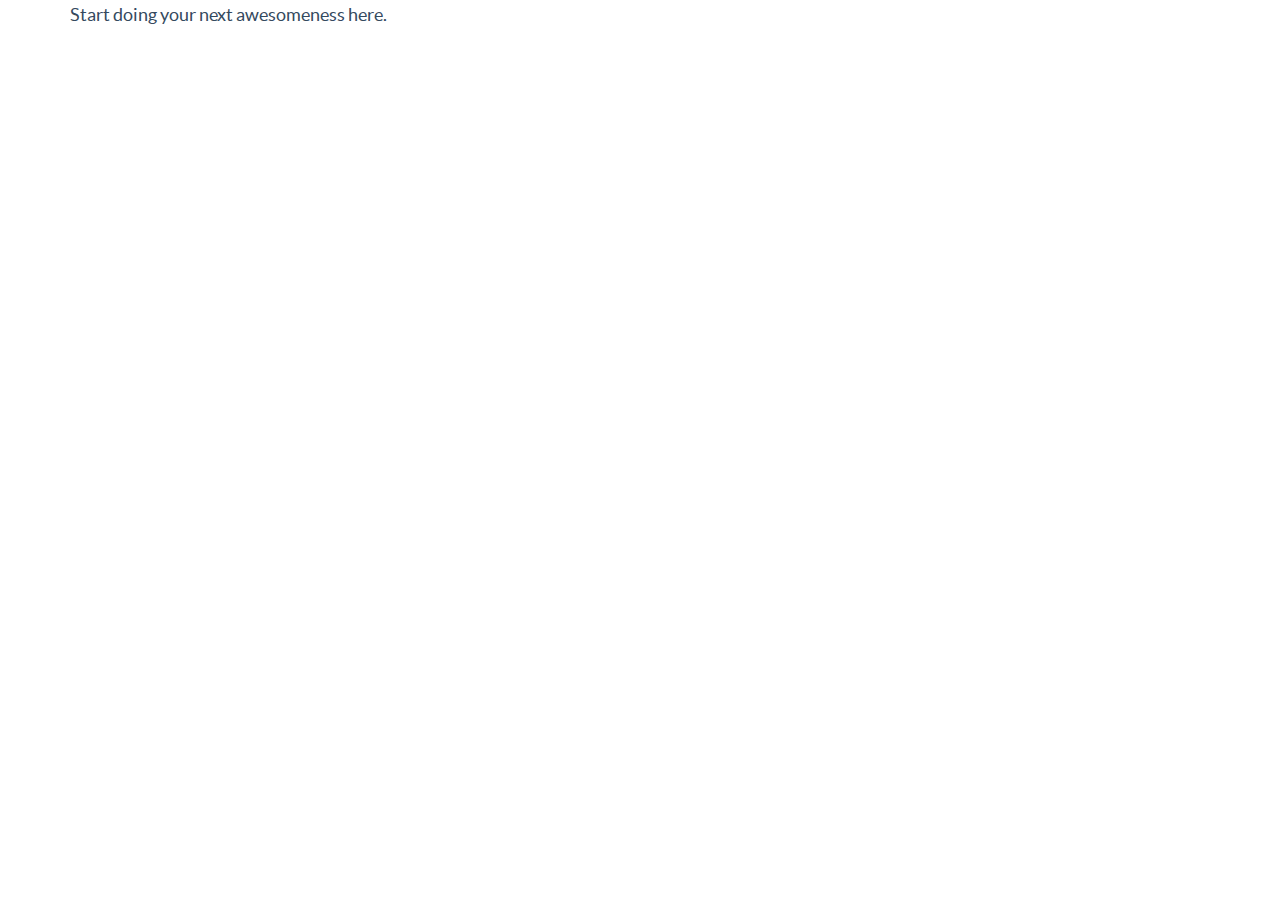
<file: flatui/template.html>
<!DOCTYPE html>
<html lang="en">
  <head>
    <meta charset="utf-8">
    <title>Flat UI Free</title>
    <meta name="viewport" content="width=device-width, initial-scale=1.0">

    <!-- Loading Bootstrap -->
    <link href="bootstrap/css/bootstrap.css" rel="stylesheet">

    <!-- Loading Flat UI -->
    <link href="css/flat-ui.css" rel="stylesheet">

    <link rel="shortcut icon" href="images/favicon.ico">

    <!-- HTML5 shim, for IE6-8 support of HTML5 elements. All other JS at the end of file. -->
    <!--[if lt IE 9]>
      <script src="js/html5shiv.js"></script>
      <script src="js/respond.min.js"></script>
    <![endif]-->
  </head>
  <body>
    <div class="container">
        Start doing your next awesomeness here.
    </div>
    <!-- /.container -->


    <!-- Load JS here for greater good =============================-->
    <script src="js/jquery-1.8.3.min.js"></script>
    <script src="js/jquery-ui-1.10.3.custom.min.js"></script>
    <script src="js/jquery.ui.touch-punch.min.js"></script>
    <script src="js/bootstrap.min.js"></script>
    <script src="js/bootstrap-select.js"></script>
    <script src="js/bootstrap-switch.js"></script>
    <script src="js/flatui-checkbox.js"></script>
    <script src="js/flatui-radio.js"></script>
    <script src="js/jquery.tagsinput.js"></script>
    <script src="js/jquery.placeholder.js"></script>
  </body>
</html>
</file>
<file: flatui/bootstrap/css/prettify.css>
.com { color: #93a1a1; }
.lit { color: #195f91; }
.pun, .opn, .clo { color: #93a1a1; }
.fun { color: #dc322f; }
.str, .atv { color: #D14; }
.kwd, .prettyprint .tag { color: #1e347b; }
.typ, .atn, .dec, .var { color: teal; }
.pln { color: #48484c; }

.prettyprint {
  padding: 8px;
  background-color: #f7f7f9;
  border: 1px solid #e1e1e8;
}
.prettyprint.linenums {
  -webkit-box-shadow: inset 40px 0 0 #fbfbfc, inset 41px 0 0 #ececf0;
     -moz-box-shadow: inset 40px 0 0 #fbfbfc, inset 41px 0 0 #ececf0;
          box-shadow: inset 40px 0 0 #fbfbfc, inset 41px 0 0 #ececf0;
}

/* Specify class=linenums on a pre to get line numbering */
ol.linenums {
  margin: 0 0 0 33px; /* IE indents via margin-left */
}
ol.linenums li {
  padding-left: 12px;
  color: #bebec5;
  line-height: 20px;
  text-shadow: 0 1px 0 #fff;
}
</file>
<file: flatui/css/flat-ui.css>
@font-face {
  font-family: 'Lato';
  src: url('../fonts/lato/lato-black.eot');
  src: url('../fonts/lato/lato-black.eot?#iefix') format('embedded-opentype'), url('../fonts/lato/lato-black.woff') format('woff'), url('../fonts/lato/lato-black.ttf') format('truetype'), url('../fonts/lato/lato-black.svg#latoblack') format('svg');
  font-weight: 900;
  font-style: normal;
}
@font-face {
  font-family: 'Lato';
  src: url('../fonts/lato/lato-bold.eot');
  src: url('../fonts/lato/lato-bold.eot?#iefix') format('embedded-opentype'), url('../fonts/lato/lato-bold.woff') format('woff'), url('../fonts/lato/lato-bold.ttf') format('truetype'), url('../fonts/lato/lato-bold.svg#latobold') format('svg');
  font-weight: bold;
  font-style: normal;
}
@font-face {
  font-family: 'Lato';
  src: url('../fonts/lato/lato-bolditalic.eot');
  src: url('../fonts/lato/lato-bolditalic.eot?#iefix') format('embedded-opentype'), url('../fonts/lato/lato-bolditalic.woff') format('woff'), url('../fonts/lato/lato-bolditalic.ttf') format('truetype'), url('../fonts/lato/lato-bolditalic.svg#latobold-italic') format('svg');
  font-weight: bold;
  font-style: italic;
}
@font-face {
  font-family: 'Lato';
  src: url('../fonts/lato/lato-italic.eot');
  src: url('../fonts/lato/lato-italic.eot?#iefix') format('embedded-opentype'), url('../fonts/lato/lato-italic.woff') format('woff'), url('../fonts/lato/lato-italic.ttf') format('truetype'), url('../fonts/lato/lato-italic.svg#latoitalic') format('svg');
  font-weight: normal;
  font-style: italic;
}
@font-face {
  font-family: 'Lato';
  src: url('../fonts/lato/lato-light.eot');
  src: url('../fonts/lato/lato-light.eot?#iefix') format('embedded-opentype'), url('../fonts/lato/lato-light.woff') format('woff'), url('../fonts/lato/lato-light.ttf') format('truetype'), url('../fonts/lato/lato-light.svg#latolight') format('svg');
  font-weight: 300;
  font-style: normal;
}
@font-face {
  font-family: 'Lato';
  src: url('../fonts/lato/lato-regular.eot');
  src: url('../fonts/lato/lato-regular.eot?#iefix') format('embedded-opentype'), url('../fonts/lato/lato-regular.woff') format('woff'), url('../fonts/lato/lato-regular.ttf') format('truetype'), url('../fonts/lato/lato-regular.svg#latoregular') format('svg');
  font-weight: normal;
  font-style: normal;
}
@font-face {
  font-family: "Flat-UI-Icons";
  src: url('../fonts/flat-ui-icons-regular.eot');
  src: url('../fonts/flat-ui-icons-regular.eot?#iefix') format('embedded-opentype'), url('../fonts/flat-ui-icons-regular.woff') format('woff'), url('../fonts/flat-ui-icons-regular.ttf') format('truetype'), url('../fonts/flat-ui-icons-regular.svg#flat-ui-icons-regular') format('svg');
  font-weight: normal;
  font-style: normal;
}
/* Use the following CSS code if you want to use data attributes for inserting your icons */
[data-icon]:before {
  font-family: 'Flat-UI-Icons';
  content: attr(data-icon);
  speak: none;
  font-weight: normal;
  font-variant: normal;
  text-transform: none;
  -webkit-font-smoothing: antialiased;
  -moz-osx-font-smoothing: grayscale;
}
/* Use the following CSS code if you want to have a class per icon */
/*
Instead of a list of all class selectors,
you can use the generic selector below, but it's slower:
[class*="fui-"] {
*/
.fui-arrow-right,
.fui-arrow-left,
.fui-cmd,
.fui-check-inverted,
.fui-heart,
.fui-location,
.fui-plus,
.fui-check,
.fui-cross,
.fui-list,
.fui-new,
.fui-video,
.fui-photo,
.fui-volume,
.fui-time,
.fui-eye,
.fui-chat,
.fui-search,
.fui-user,
.fui-mail,
.fui-lock,
.fui-gear,
.fui-radio-unchecked,
.fui-radio-checked,
.fui-checkbox-unchecked,
.fui-checkbox-checked,
.fui-calendar-solid,
.fui-pause,
.fui-play,
.fui-check-inverted-2 {
  display: inline-block;
  font-family: 'Flat-UI-Icons';
  speak: none;
  font-style: normal;
  font-weight: normal;
  font-variant: normal;
  text-transform: none;
  -webkit-font-smoothing: antialiased;
  -moz-osx-font-smoothing: grayscale;
}
.fui-arrow-right:before {
  content: "\e02c";
}
.fui-arrow-left:before {
  content: "\e02d";
}
.fui-cmd:before {
  content: "\e02f";
}
.fui-check-inverted:before {
  content: "\e006";
}
.fui-heart:before {
  content: "\e007";
}
.fui-location:before {
  content: "\e008";
}
.fui-plus:before {
  content: "\e009";
}
.fui-check:before {
  content: "\e00a";
}
.fui-cross:before {
  content: "\e00b";
}
.fui-list:before {
  content: "\e00c";
}
.fui-new:before {
  content: "\e00d";
}
.fui-video:before {
  content: "\e00e";
}
.fui-photo:before {
  content: "\e00f";
}
.fui-volume:before {
  content: "\e010";
}
.fui-time:before {
  content: "\e011";
}
.fui-eye:before {
  content: "\e012";
}
.fui-chat:before {
  content: "\e013";
}
.fui-search:before {
  content: "\e01c";
}
.fui-user:before {
  content: "\e01d";
}
.fui-mail:before {
  content: "\e01e";
}
.fui-lock:before {
  content: "\e01f";
}
.fui-gear:before {
  content: "\e024";
}
.fui-radio-unchecked:before {
  content: "\e02b";
}
.fui-radio-checked:before {
  content: "\e032";
}
.fui-checkbox-unchecked:before {
  content: "\e033";
}
.fui-checkbox-checked:before {
  content: "\e034";
}
.fui-calendar-solid:before {
  content: "\e022";
}
.fui-pause:before {
  content: "\e03b";
}
.fui-play:before {
  content: "\e03c";
}
.fui-check-inverted-2:before {
  content: "\e000";
}
.dropdown-arrow-inverse {
  border-bottom-color: #34495e !important;
  border-top-color: #34495e !important;
}
body {
  font-family: "Lato", Helvetica, Arial, sans-serif;
  font-size: 18px;
  line-height: 1.72222;
  color: #34495e;
  background-color: #ffffff;
}
a {
  color: #16a085;
  text-decoration: none;
  -webkit-transition: 0.25s;
  transition: 0.25s;
}
a:hover,
a:focus {
  color: #1abc9c;
  text-decoration: none;
}
a:focus {
  outline: none;
}
.img-rounded {
  border-radius: 6px;
}
.img-thumbnail {
  padding: 4px;
  line-height: 1.72222;
  background-color: #ffffff;
  border: 2px solid #bdc3c7;
  border-radius: 6px;
  -webkit-transition: all 0.25s ease-in-out;
  transition: all 0.25s ease-in-out;
  display: inline-block;
  max-width: 100%;
  height: auto;
}
.img-comment {
  font-size: 15px;
  line-height: 1.2;
  font-style: italic;
  margin: 24px 0;
}
h1,
h2,
h3,
h4,
h5,
h6,
.h1,
.h2,
.h3,
.h4,
.h5,
.h6 {
  font-family: inherit;
  font-weight: 700;
  line-height: 1.1;
  color: inherit;
}
h1 small,
h2 small,
h3 small,
h4 small,
h5 small,
h6 small,
.h1 small,
.h2 small,
.h3 small,
.h4 small,
.h5 small,
.h6 small {
  color: #e7e9ec;
}
h1,
h2,
h3 {
  margin-top: 30px;
  margin-bottom: 15px;
}
h4,
h5,
h6 {
  margin-top: 15px;
  margin-bottom: 15px;
}
h6 {
  font-weight: normal;
}
h1,
.h1 {
  font-size: 61px;
}
h2,
.h2 {
  font-size: 53px;
}
h3,
.h3 {
  font-size: 40px;
}
h4,
.h4 {
  font-size: 29px;
}
h5,
.h5 {
  font-size: 28px;
}
h6,
.h6 {
  font-size: 24px;
}
p {
  font-size: 18px;
  line-height: 1.72222;
  margin: 0 0 15px;
}
.lead {
  margin-bottom: 30px;
  font-size: 28px;
  line-height: 1.46428571;
  font-weight: 300;
}
@media (min-width: 768px) {
  .lead {
    font-size: 30.006px;
  }
}
small,
.small {
  font-size: 83%;
  line-height: 2.067;
}
.text-muted {
  color: #bdc3c7;
}
.text-inverse {
  color: #ffffff;
}
.text-primary {
  color: #1abc9c;
}
a.text-primary:hover {
  color: #15967d;
}
.text-warning {
  color: #f1c40f;
}
a.text-warning:hover {
  color: #c19d0c;
}
.text-danger {
  color: #e74c3c;
}
a.text-danger:hover {
  color: #b93d30;
}
.text-success {
  color: #2ecc71;
}
a.text-success:hover {
  color: #25a35a;
}
.text-info {
  color: #3498db;
}
a.text-info:hover {
  color: #2a7aaf;
}
.bg-primary {
  color: #ffffff;
  background-color: #34495e;
}
a.bg-primary:hover {
  background-color: #222f3d;
}
.bg-success {
  background-color: #dff0d8;
}
a.bg-success:hover {
  background-color: #c1e2b3;
}
.bg-info {
  background-color: #d9edf7;
}
a.bg-info:hover {
  background-color: #afd9ee;
}
.bg-warning {
  background-color: #fcf8e3;
}
a.bg-warning:hover {
  background-color: #f7ecb5;
}
.bg-danger {
  background-color: #f2dede;
}
a.bg-danger:hover {
  background-color: #e4b9b9;
}
.page-header {
  padding-bottom: 14px;
  margin: 60px 0 30px;
  border-bottom: 1px solid #e7e9ec;
}
ul,
ol {
  margin-bottom: 15px;
}
dl {
  margin-bottom: 30px;
}
dt,
dd {
  line-height: 1.72222;
}
@media (min-width: 768px) {
  .dl-horizontal dt {
    width: 160px;
  }
  .dl-horizontal dd {
    margin-left: 180px;
  }
}
abbr[title],
abbr[data-original-title] {
  border-bottom: 1px dotted #bdc3c7;
}
blockquote {
  border-left: 3px solid #e7e9ec;
  padding: 0 0 0 16px;
  margin: 0 0 30px;
}
blockquote p {
  font-size: 20px;
  line-height: 1.55;
  font-weight: normal;
  margin-bottom: .4em;
}
blockquote small,
blockquote .small {
  font-size: 18px;
  line-height: 1.72222;
  font-style: italic;
  color: inherit;
}
blockquote small:before,
blockquote .small:before {
  content: "";
}
blockquote.pull-right {
  padding-right: 16px;
  padding-left: 0;
  border-right: 3px solid #e7e9ec;
  border-left: 0;
}
blockquote.pull-right small:after {
  content: "";
}
address {
  margin-bottom: 30px;
  line-height: 1.72222;
}
code,
kbd,
pre,
samp {
  font-family: Monaco, Menlo, Consolas, "Courier New", monospace;
}
code {
  padding: 2px 6px;
  font-size: 85%;
  color: #c7254e;
  background-color: #f9f2f4;
  border-radius: 4px;
}
kbd {
  padding: 2px 6px;
  font-size: 85%;
  color: #ffffff;
  background-color: #34495e;
  border-radius: 4px;
  box-shadow: none;
}
pre {
  padding: 8px;
  margin: 0 0 15px;
  font-size: 13px;
  line-height: 1.72222;
  color: inherit;
  background-color: #ffffff;
  border: 2px solid #e7e9ec;
  border-radius: 6px;
  white-space: pre;
}
.pre-scrollable {
  max-height: 340px;
}
.thumbnail {
  display: block;
  padding: 4px;
  margin-bottom: 5px;
  line-height: 1.72222;
  background-color: #ffffff;
  border: 2px solid #bdc3c7;
  border-radius: 6px;
  -webkit-transition: all 0.25s ease-in-out;
  transition: all 0.25s ease-in-out;
}
.thumbnail > img,
.thumbnail a > img {
  display: block;
  max-width: 100%;
  height: auto;
  margin-left: auto;
  margin-right: auto;
}
a.thumbnail:hover,
a.thumbnail:focus,
a.thumbnail.active {
  border-color: #16a085;
}
.thumbnail .caption {
  padding: 9px;
  color: #34495e;
}
.btn {
  border: none;
  font-size: 15px;
  font-weight: normal;
  line-height: 1.4;
  border-radius: 4px;
  padding: 10px 15px;
  -webkit-font-smoothing: subpixel-antialiased;
  -webkit-transition: border .25s linear, color .25s linear, background-color .25s linear;
  transition: border .25s linear, color .25s linear, background-color .25s linear;
}
.btn:hover,
.btn:focus {
  outline: none;
  color: #ffffff;
}
.btn:active,
.btn.active {
  outline: none;
  -webkit-box-shadow: none;
  box-shadow: none;
}
.btn.disabled,
.btn[disabled],
fieldset[disabled] .btn {
  background-color: #bdc3c7;
  color: rgba(255, 255, 255, 0.75);
  opacity: 0.7;
  filter: alpha(opacity=70);
}
.btn > [class^="fui-"] {
  margin: 0 1px;
  position: relative;
  line-height: 1;
  top: 1px;
}
.btn-xs.btn > [class^="fui-"] {
  font-size: 11px;
  top: 0;
}
.btn-hg.btn > [class^="fui-"] {
  top: 2px;
}
.btn-default {
  color: #ffffff;
  background-color: #bdc3c7;
}
.btn-default:hover,
.btn-default:focus,
.btn-default:active,
.btn-default.active,
.open .dropdown-toggle.btn-default {
  color: #ffffff;
  background-color: #cacfd2;
  border-color: #cacfd2;
}
.btn-default:active,
.btn-default.active,
.open .dropdown-toggle.btn-default {
  background: #a1a6a9;
  border-color: #a1a6a9;
}
.btn-default.disabled,
.btn-default[disabled],
fieldset[disabled] .btn-default,
.btn-default.disabled:hover,
.btn-default[disabled]:hover,
fieldset[disabled] .btn-default:hover,
.btn-default.disabled:focus,
.btn-default[disabled]:focus,
fieldset[disabled] .btn-default:focus,
.btn-default.disabled:active,
.btn-default[disabled]:active,
fieldset[disabled] .btn-default:active,
.btn-default.disabled.active,
.btn-default[disabled].active,
fieldset[disabled] .btn-default.active {
  background-color: #bdc3c7;
  border-color: #bdc3c7;
}
.btn-primary {
  color: #ffffff;
  background-color: #1abc9c;
}
.btn-primary:hover,
.btn-primary:focus,
.btn-primary:active,
.btn-primary.active,
.open .dropdown-toggle.btn-primary {
  color: #ffffff;
  background-color: #48c9b0;
  border-color: #48c9b0;
}
.btn-primary:active,
.btn-primary.active,
.open .dropdown-toggle.btn-primary {
  background: #16a085;
  border-color: #16a085;
}
.btn-primary.disabled,
.btn-primary[disabled],
fieldset[disabled] .btn-primary,
.btn-primary.disabled:hover,
.btn-primary[disabled]:hover,
fieldset[disabled] .btn-primary:hover,
.btn-primary.disabled:focus,
.btn-primary[disabled]:focus,
fieldset[disabled] .btn-primary:focus,
.btn-primary.disabled:active,
.btn-primary[disabled]:active,
fieldset[disabled] .btn-primary:active,
.btn-primary.disabled.active,
.btn-primary[disabled].active,
fieldset[disabled] .btn-primary.active {
  background-color: #1abc9c;
  border-color: #1abc9c;
}
.btn-info {
  color: #ffffff;
  background-color: #3498db;
}
.btn-info:hover,
.btn-info:focus,
.btn-info:active,
.btn-info.active,
.open .dropdown-toggle.btn-info {
  color: #ffffff;
  background-color: #5dade2;
  border-color: #5dade2;
}
.btn-info:active,
.btn-info.active,
.open .dropdown-toggle.btn-info {
  background: #2c81ba;
  border-color: #2c81ba;
}
.btn-info.disabled,
.btn-info[disabled],
fieldset[disabled] .btn-info,
.btn-info.disabled:hover,
.btn-info[disabled]:hover,
fieldset[disabled] .btn-info:hover,
.btn-info.disabled:focus,
.btn-info[disabled]:focus,
fieldset[disabled] .btn-info:focus,
.btn-info.disabled:active,
.btn-info[disabled]:active,
fieldset[disabled] .btn-info:active,
.btn-info.disabled.active,
.btn-info[disabled].active,
fieldset[disabled] .btn-info.active {
  background-color: #3498db;
  border-color: #3498db;
}
.btn-danger {
  color: #ffffff;
  background-color: #e74c3c;
}
.btn-danger:hover,
.btn-danger:focus,
.btn-danger:active,
.btn-danger.active,
.open .dropdown-toggle.btn-danger {
  color: #ffffff;
  background-color: #ec7063;
  border-color: #ec7063;
}
.btn-danger:active,
.btn-danger.active,
.open .dropdown-toggle.btn-danger {
  background: #c44133;
  border-color: #c44133;
}
.btn-danger.disabled,
.btn-danger[disabled],
fieldset[disabled] .btn-danger,
.btn-danger.disabled:hover,
.btn-danger[disabled]:hover,
fieldset[disabled] .btn-danger:hover,
.btn-danger.disabled:focus,
.btn-danger[disabled]:focus,
fieldset[disabled] .btn-danger:focus,
.btn-danger.disabled:active,
.btn-danger[disabled]:active,
fieldset[disabled] .btn-danger:active,
.btn-danger.disabled.active,
.btn-danger[disabled].active,
fieldset[disabled] .btn-danger.active {
  background-color: #e74c3c;
  border-color: #e74c3c;
}
.btn-success {
  color: #ffffff;
  background-color: #2ecc71;
}
.btn-success:hover,
.btn-success:focus,
.btn-success:active,
.btn-success.active,
.open .dropdown-toggle.btn-success {
  color: #ffffff;
  background-color: #58d68d;
  border-color: #58d68d;
}
.btn-success:active,
.btn-success.active,
.open .dropdown-toggle.btn-success {
  background: #27ad60;
  border-color: #27ad60;
}
.btn-success.disabled,
.btn-success[disabled],
fieldset[disabled] .btn-success,
.btn-success.disabled:hover,
.btn-success[disabled]:hover,
fieldset[disabled] .btn-success:hover,
.btn-success.disabled:focus,
.btn-success[disabled]:focus,
fieldset[disabled] .btn-success:focus,
.btn-success.disabled:active,
.btn-success[disabled]:active,
fieldset[disabled] .btn-success:active,
.btn-success.disabled.active,
.btn-success[disabled].active,
fieldset[disabled] .btn-success.active {
  background-color: #2ecc71;
  border-color: #2ecc71;
}
.btn-warning {
  color: #ffffff;
  background-color: #f1c40f;
}
.btn-warning:hover,
.btn-warning:focus,
.btn-warning:active,
.btn-warning.active,
.open .dropdown-toggle.btn-warning {
  color: #ffffff;
  background-color: #f5d313;
  border-color: #f5d313;
}
.btn-warning:active,
.btn-warning.active,
.open .dropdown-toggle.btn-warning {
  background: #cda70d;
  border-color: #cda70d;
}
.btn-warning.disabled,
.btn-warning[disabled],
fieldset[disabled] .btn-warning,
.btn-warning.disabled:hover,
.btn-warning[disabled]:hover,
fieldset[disabled] .btn-warning:hover,
.btn-warning.disabled:focus,
.btn-warning[disabled]:focus,
fieldset[disabled] .btn-warning:focus,
.btn-warning.disabled:active,
.btn-warning[disabled]:active,
fieldset[disabled] .btn-warning:active,
.btn-warning.disabled.active,
.btn-warning[disabled].active,
fieldset[disabled] .btn-warning.active {
  background-color: #f1c40f;
  border-color: #f1c40f;
}
.btn-inverse {
  color: #ffffff;
  background-color: #34495e;
}
.btn-inverse:hover,
.btn-inverse:focus,
.btn-inverse:active,
.btn-inverse.active,
.open .dropdown-toggle.btn-inverse {
  color: #ffffff;
  background-color: #415b76;
  border-color: #415b76;
}
.btn-inverse:active,
.btn-inverse.active,
.open .dropdown-toggle.btn-inverse {
  background: #2c3e50;
  border-color: #2c3e50;
}
.btn-inverse.disabled,
.btn-inverse[disabled],
fieldset[disabled] .btn-inverse,
.btn-inverse.disabled:hover,
.btn-inverse[disabled]:hover,
fieldset[disabled] .btn-inverse:hover,
.btn-inverse.disabled:focus,
.btn-inverse[disabled]:focus,
fieldset[disabled] .btn-inverse:focus,
.btn-inverse.disabled:active,
.btn-inverse[disabled]:active,
fieldset[disabled] .btn-inverse:active,
.btn-inverse.disabled.active,
.btn-inverse[disabled].active,
fieldset[disabled] .btn-inverse.active {
  background-color: #34495e;
  border-color: #34495e;
}
.btn-embossed {
  -webkit-box-shadow: inset 0 -2px 0 rgba(0, 0, 0, 0.15);
  box-shadow: inset 0 -2px 0 rgba(0, 0, 0, 0.15);
}
.btn-embossed.active,
.btn-embossed:active {
  -webkit-box-shadow: inset 0 2px 0 rgba(0, 0, 0, 0.15);
  box-shadow: inset 0 2px 0 rgba(0, 0, 0, 0.15);
}
.btn-wide {
  min-width: 140px;
  padding-left: 30px;
  padding-right: 30px;
}
.btn-link {
  color: #16a085;
}
.btn-link:hover,
.btn-link:focus {
  color: #1abc9c;
  text-decoration: underline;
  background-color: transparent;
}
.btn-link[disabled]:hover,
fieldset[disabled] .btn-link:hover,
.btn-link[disabled]:focus,
fieldset[disabled] .btn-link:focus {
  color: #bdc3c7;
  text-decoration: none;
}
.btn-hg {
  padding: 13px 20px;
  font-size: 22px;
  line-height: 1.227;
  border-radius: 6px;
}
.btn-lg {
  padding: 10px 19px;
  font-size: 17px;
  line-height: 1.471;
  border-radius: 6px;
}
.btn-sm {
  padding: 9px 13px;
  font-size: 13px;
  line-height: 1.385;
  border-radius: 4px;
}
.btn-xs {
  padding: 6px 9px;
  font-size: 12px;
  line-height: 1.083;
  border-radius: 3px;
}
.btn-tip {
  font-weight: 300;
  padding-left: 10px;
  font-size: 92%;
}
.btn-block {
  white-space: normal;
}
.btn-default .caret {
  border-top-color: #ffffff;
}
.btn-primary .caret,
.btn-success .caret,
.btn-warning .caret,
.btn-danger .caret,
.btn-info .caret {
  border-top-color: #ffffff;
}
.dropup .btn-default .caret {
  border-bottom-color: #ffffff;
}
.dropup .btn-primary .caret,
.dropup .btn-success .caret,
.dropup .btn-warning .caret,
.dropup .btn-danger .caret,
.dropup .btn-info .caret {
  border-bottom-color: #ffffff;
}
.btn-group-xs > .btn {
  padding: 6px 9px;
  font-size: 12px;
  line-height: 1.083;
  border-radius: 3px;
}
.btn-group-sm > .btn {
  padding: 9px 13px;
  font-size: 13px;
  line-height: 1.385;
  border-radius: 4px;
}
.btn-group-lg > .btn {
  padding: 10px 19px;
  font-size: 17px;
  line-height: 1.471;
  border-radius: 6px;
}
.btn-group-gh > .btn {
  padding: 13px 20px;
  font-size: 22px;
  line-height: 1.227;
  border-radius: 6px;
}
.btn-group > .btn + .btn {
  margin-left: 0;
}
.btn-group > .btn + .dropdown-toggle {
  border-left: 2px solid rgba(52, 73, 94, 0.15);
  padding-left: 12px;
  padding-right: 12px;
}
.btn-group > .btn + .dropdown-toggle .caret {
  margin-left: 3px;
  margin-right: 3px;
}
.btn-group > .btn.btn-gh + .dropdown-toggle .caret {
  margin-left: 7px;
  margin-right: 7px;
}
.btn-group > .btn.btn-sm + .dropdown-toggle .caret {
  margin-left: 0;
  margin-right: 0;
}
.dropdown-toggle .caret {
  margin-left: 8px;
}
.btn-group > .btn,
.btn-group > .dropdown-menu,
.btn-group > .popover {
  font-weight: 400;
}
.btn-group:focus .dropdown-toggle {
  outline: none;
  -webkit-transition: 0.25s;
  transition: 0.25s;
}
.btn-group.open .dropdown-toggle {
  color: rgba(255, 255, 255, 0.75);
  -webkit-box-shadow: none;
  box-shadow: none;
}
.btn-toolbar .btn.active {
  color: #ffffff;
}
.btn-toolbar .btn > [class^="fui-"] {
  font-size: 16px;
  margin: 0 1px;
}
.caret {
  border-width: 8px 6px;
  border-bottom-color: #34495e;
  border-top-color: #34495e;
  border-style: solid;
  border-bottom-style: none;
  -webkit-transition: 0.25s;
  transition: 0.25s;
  -webkit-transform: scale(1.001, );
  -ms-transform: scale(1.001, );
  transform: scale(1.001, );
}
.dropup .caret,
.dropup .btn-lg .caret,
.navbar-fixed-bottom .dropdown .caret {
  border-bottom-width: 8px;
}
.btn-lg .caret {
  border-top-width: 8px;
  border-right-width: 6px;
  border-left-width: 6px;
}
.select {
  display: inline-block;
  margin-bottom: 10px;
}
[class*="span"] > .select[class*="span"] {
  margin-left: 0;
}
.select[class*="span"] .btn {
  width: 100%;
}
.select.select-block {
  display: block;
  float: none;
  margin-left: 0;
  width: auto;
}
.select.select-block:before,
.select.select-block:after {
  content: " ";
  /* 1 */

  display: table;
  /* 2 */

}
.select.select-block:after {
  clear: both;
}
.select.select-block .btn {
  width: 100%;
}
.select.select-block .dropdown-menu {
  width: 100%;
}
.select .btn {
  width: 220px;
}
.select .btn.btn-hg .filter-option {
  left: 20px;
  right: 40px;
  top: 13px;
}
.select .btn.btn-hg .caret {
  right: 20px;
}
.select .btn.btn-lg .filter-option {
  left: 18px;
  right: 38px;
}
.select .btn.btn-sm .filter-option {
  left: 13px;
  right: 33px;
}
.select .btn.btn-sm .caret {
  right: 13px;
}
.select .btn.btn-xs .filter-option {
  left: 13px;
  right: 33px;
  top: 5px;
}
.select .btn.btn-xs .caret {
  right: 13px;
}
.select .btn .filter-option {
  height: 26px;
  left: 13px;
  overflow: hidden;
  position: absolute;
  right: 33px;
  text-align: left;
  top: 10px;
}
.select .btn .caret {
  position: absolute;
  right: 16px;
  top: 50%;
  margin-top: -3px;
}
.select .btn .dropdown-toggle {
  border-radius: 6px;
}
.select .btn .dropdown-menu {
  min-width: 100%;
}
.select .btn .dropdown-menu dt {
  cursor: default;
  display: block;
  padding: 3px 20px;
}
.select .btn .dropdown-menu li:not(.disabled) > a:hover small {
  color: rgba(255, 255, 255, 0.004);
}
.select .btn .dropdown-menu li > a {
  min-height: 20px;
}
.select .btn .dropdown-menu li > a.opt {
  padding-left: 35px;
}
.select .btn .dropdown-menu li small {
  padding-left: .5em;
}
.select .btn .dropdown-menu li > dt small {
  font-weight: normal;
}
.select .btn > .disabled,
.select .btn .dropdown-menu li.disabled > a {
  cursor: default;
}
.select .caret {
  border-bottom-color: #ffffff;
  border-top-color: #ffffff;
}
legend {
  display: block;
  width: 100%;
  padding: 0;
  margin-bottom: 15px;
  font-size: 24px;
  line-height: inherit;
  color: inherit;
  border-bottom: none;
}
textarea {
  font-size: 20px;
  line-height: 24px;
  padding: 5px 11px;
}
input[type="search"] {
  -webkit-appearance: none !important;
}
label {
  font-weight: normal;
  font-size: 15px;
  line-height: 2.4;
}
.form-control:-moz-placeholder {
  color: #b2bcc5;
}
.form-control::-moz-placeholder {
  color: #b2bcc5;
  opacity: 1;
}
.form-control:-ms-input-placeholder {
  color: #b2bcc5;
}
.form-control::-webkit-input-placeholder {
  color: #b2bcc5;
}
.form-control.placeholder {
  color: #b2bcc5;
}
.form-control {
  border: 2px solid #bdc3c7;
  color: #34495e;
  font-family: "Lato", Helvetica, Arial, sans-serif;
  font-size: 15px;
  line-height: 1.467;
  padding: 8px 12px;
  height: 42px;
  -webkit-appearance: none;
  border-radius: 6px;
  -webkit-box-shadow: none;
  box-shadow: none;
  -webkit-transition: border .25s linear, color .25s linear, background-color .25s linear;
  transition: border .25s linear, color .25s linear, background-color .25s linear;
}
.form-group.focus .form-control,
.form-control:focus {
  border-color: #1abc9c;
  outline: 0;
  -webkit-box-shadow: none;
  box-shadow: none;
}
.form-control[disabled],
.form-control[readonly],
fieldset[disabled] .form-control {
  background-color: #f4f6f6;
  border-color: #d5dbdb;
  color: #d5dbdb;
  cursor: default;
  opacity: 0.7;
  filter: alpha(opacity=70);
}
.form-control.flat {
  border-color: transparent;
}
.form-control.flat:hover {
  border-color: #bdc3c7;
}
.form-control.flat:focus {
  border-color: #1abc9c;
}
.input-sm {
  height: 35px;
  padding: 6px 10px;
  font-size: 13px;
  line-height: 1.462;
  border-radius: 6px;
}
select.input-sm {
  height: 35px;
  line-height: 35px;
}
textarea.input-sm,
select[multiple].input-sm {
  height: auto;
}
.input-lg {
  height: 45px;
  padding: 10px 15px;
  font-size: 17px;
  line-height: 1.235;
  border-radius: 6px;
}
select.input-lg {
  height: 45px;
  line-height: 45px;
}
textarea.input-lg,
select[multiple].input-lg {
  height: auto;
}
.input-hg {
  height: 53px;
  padding: 10px 16px;
  font-size: 22px;
  line-height: 1.318;
  border-radius: 6px;
}
select.input-hg {
  height: 53px;
  line-height: 53px;
}
textarea.input-hg,
select[multiple].input-hg {
  height: auto;
}
.has-warning .help-block,
.has-warning .control-label,
.has-warning .radio,
.has-warning .checkbox,
.has-warning .radio-inline,
.has-warning .checkbox-inline {
  color: #f1c40f;
}
.has-warning .form-control {
  color: #f1c40f;
  border-color: #f1c40f;
  -webkit-box-shadow: none;
  box-shadow: none;
}
.has-warning .form-control:-moz-placeholder {
  color: #f1c40f;
}
.has-warning .form-control::-moz-placeholder {
  color: #f1c40f;
  opacity: 1;
}
.has-warning .form-control:-ms-input-placeholder {
  color: #f1c40f;
}
.has-warning .form-control::-webkit-input-placeholder {
  color: #f1c40f;
}
.has-warning .form-control.placeholder {
  color: #f1c40f;
}
.has-warning .form-control:focus {
  border-color: #f1c40f;
  -webkit-box-shadow: none;
  box-shadow: none;
}
.has-warning .input-group-addon {
  color: #f1c40f;
  border-color: #f1c40f;
  background-color: #ffffff;
}
.has-error .help-block,
.has-error .control-label,
.has-error .radio,
.has-error .checkbox,
.has-error .radio-inline,
.has-error .checkbox-inline {
  color: #e74c3c;
}
.has-error .form-control {
  color: #e74c3c;
  border-color: #e74c3c;
  -webkit-box-shadow: none;
  box-shadow: none;
}
.has-error .form-control:-moz-placeholder {
  color: #e74c3c;
}
.has-error .form-control::-moz-placeholder {
  color: #e74c3c;
  opacity: 1;
}
.has-error .form-control:-ms-input-placeholder {
  color: #e74c3c;
}
.has-error .form-control::-webkit-input-placeholder {
  color: #e74c3c;
}
.has-error .form-control.placeholder {
  color: #e74c3c;
}
.has-error .form-control:focus {
  border-color: #e74c3c;
  -webkit-box-shadow: none;
  box-shadow: none;
}
.has-error .input-group-addon {
  color: #e74c3c;
  border-color: #e74c3c;
  background-color: #ffffff;
}
.has-success .help-block,
.has-success .control-label,
.has-success .radio,
.has-success .checkbox,
.has-success .radio-inline,
.has-success .checkbox-inline {
  color: #2ecc71;
}
.has-success .form-control {
  color: #2ecc71;
  border-color: #2ecc71;
  -webkit-box-shadow: none;
  box-shadow: none;
}
.has-success .form-control:-moz-placeholder {
  color: #2ecc71;
}
.has-success .form-control::-moz-placeholder {
  color: #2ecc71;
  opacity: 1;
}
.has-success .form-control:-ms-input-placeholder {
  color: #2ecc71;
}
.has-success .form-control::-webkit-input-placeholder {
  color: #2ecc71;
}
.has-success .form-control.placeholder {
  color: #2ecc71;
}
.has-success .form-control:focus {
  border-color: #2ecc71;
  -webkit-box-shadow: none;
  box-shadow: none;
}
.has-success .input-group-addon {
  color: #2ecc71;
  border-color: #2ecc71;
  background-color: #ffffff;
}
.help-block {
  font-size: 15px;
  margin-bottom: 5px;
  color: inherit;
}
.form-group {
  position: relative;
  margin-bottom: 20px;
}
.form-horizontal .control-label,
.form-horizontal .radio,
.form-horizontal .checkbox,
.form-horizontal .radio-inline,
.form-horizontal .checkbox-inline {
  margin-top: 0;
  margin-bottom: 0;
  padding-top: 6px;
}
.form-horizontal .form-group {
  margin-left: -15px;
  margin-right: -15px;
}
.form-horizontal .form-group:before,
.form-horizontal .form-group:after {
  content: " ";
  /* 1 */

  display: table;
  /* 2 */

}
.form-horizontal .form-group:after {
  clear: both;
}
.form-horizontal .form-control-static {
  padding-top: 6px;
}
.form-group {
  position: relative;
}
.form-control + .input-icon {
  position: absolute;
  top: 2px;
  right: 2px;
  line-height: 37px;
  vertical-align: middle;
  font-size: 20px;
  color: #b2bcc5;
  background-color: #ffffff;
  padding: 0 12px 0 0;
  border-radius: 6px;
}
.input-hg + .input-icon {
  line-height: 49px;
  padding: 0 16px 0 0;
}
.input-lg + .input-icon {
  line-height: 41px;
  padding: 0 15px 0 0;
}
.input-sm + .input-icon {
  font-size: 18px;
  line-height: 30px;
  padding: 0 10px 0 0;
}
.has-success .input-icon {
  color: #2ecc71;
}
.has-warning .input-icon {
  color: #f1c40f;
}
.has-error .input-icon {
  color: #e74c3c;
}
.form-control[disabled] + .input-icon,
.form-control[readonly] + .input-icon,
fieldset[disabled] .form-control + .input-icon,
.form-control.disabled + .input-icon {
  color: #d5dbdb;
  background-color: transparent;
  opacity: 0.7;
  filter: alpha(opacity=70);
}
.input-group-hg > .form-control,
.input-group-hg > .input-group-addon,
.input-group-hg > .input-group-btn > .btn {
  height: 53px;
  padding: 10px 16px;
  font-size: 22px;
  line-height: 1.318;
  border-radius: 6px;
}
select.input-group-hg > .form-control,
select.input-group-hg > .input-group-addon,
select.input-group-hg > .input-group-btn > .btn {
  height: 53px;
  line-height: 53px;
}
textarea.input-group-hg > .form-control,
textarea.input-group-hg > .input-group-addon,
textarea.input-group-hg > .input-group-btn > .btn,
select[multiple].input-group-hg > .form-control,
select[multiple].input-group-hg > .input-group-addon,
select[multiple].input-group-hg > .input-group-btn > .btn {
  height: auto;
}
.input-group-lg > .form-control,
.input-group-lg > .input-group-addon,
.input-group-lg > .input-group-btn > .btn {
  height: 45px;
  padding: 10px 15px;
  font-size: 17px;
  line-height: 1.235;
  border-radius: 6px;
}
select.input-group-lg > .form-control,
select.input-group-lg > .input-group-addon,
select.input-group-lg > .input-group-btn > .btn {
  height: 45px;
  line-height: 45px;
}
textarea.input-group-lg > .form-control,
textarea.input-group-lg > .input-group-addon,
textarea.input-group-lg > .input-group-btn > .btn,
select[multiple].input-group-lg > .form-control,
select[multiple].input-group-lg > .input-group-addon,
select[multiple].input-group-lg > .input-group-btn > .btn {
  height: auto;
}
.input-group-sm > .form-control,
.input-group-sm > .input-group-addon,
.input-group-sm > .input-group-btn > .btn {
  height: 35px;
  padding: 6px 10px;
  font-size: 13px;
  line-height: 1.462;
  border-radius: 6px;
}
select.input-group-sm > .form-control,
select.input-group-sm > .input-group-addon,
select.input-group-sm > .input-group-btn > .btn {
  height: 35px;
  line-height: 35px;
}
textarea.input-group-sm > .form-control,
textarea.input-group-sm > .input-group-addon,
textarea.input-group-sm > .input-group-btn > .btn,
select[multiple].input-group-sm > .form-control,
select[multiple].input-group-sm > .input-group-addon,
select[multiple].input-group-sm > .input-group-btn > .btn {
  height: auto;
}
.input-group-addon {
  padding: 10px 12px;
  font-size: 15px;
  color: #ffffff;
  text-align: center;
  background-color: #bdc3c7;
  border: 1px solid #bdc3c7;
  border-radius: 6px;
  -webkit-transition: border .25s linear, color .25s linear, background-color .25s linear;
  transition: border .25s linear, color .25s linear, background-color .25s linear;
}
.input-group-hg .input-group-addon,
.input-group-lg .input-group-addon,
.input-group-sm .input-group-addon {
  line-height: 1;
}
.input-group .form-control:first-child,
.input-group-addon:first-child,
.input-group-btn:first-child > .btn,
.input-group-btn:first-child > .dropdown-toggle,
.input-group-btn:last-child > .btn:not(:last-child):not(.dropdown-toggle) {
  border-bottom-right-radius: 0;
  border-top-right-radius: 0;
}
.input-group .form-control:last-child,
.input-group-addon:last-child,
.input-group-btn:last-child > .btn,
.input-group-btn:last-child > .dropdown-toggle,
.input-group-btn:first-child > .btn:not(:first-child) {
  border-bottom-left-radius: 0;
  border-top-left-radius: 0;
}
.form-group.focus .input-group-addon,
.input-group.focus .input-group-addon {
  background-color: #1abc9c;
  border-color: #1abc9c;
}
.form-group.focus .input-group-btn > .btn-default + .btn-default,
.input-group.focus .input-group-btn > .btn-default + .btn-default {
  border-left-color: #16a085;
}
.form-group.focus .input-group-btn .btn,
.input-group.focus .input-group-btn .btn {
  border-color: #1abc9c;
  background-color: #ffffff;
  color: #1abc9c;
}
.form-group.focus .input-group-btn .btn-default,
.input-group.focus .input-group-btn .btn-default {
  color: #ffffff;
  background-color: #1abc9c;
}
.form-group.focus .input-group-btn .btn-default:hover,
.input-group.focus .input-group-btn .btn-default:hover,
.form-group.focus .input-group-btn .btn-default:focus,
.input-group.focus .input-group-btn .btn-default:focus,
.form-group.focus .input-group-btn .btn-default:active,
.input-group.focus .input-group-btn .btn-default:active,
.form-group.focus .input-group-btn .btn-default.active,
.input-group.focus .input-group-btn .btn-default.active,
.open .dropdown-toggle.form-group.focus .input-group-btn .btn-default,
.open .dropdown-toggle.input-group.focus .input-group-btn .btn-default {
  color: #ffffff;
  background-color: #48c9b0;
  border-color: #48c9b0;
}
.form-group.focus .input-group-btn .btn-default:active,
.input-group.focus .input-group-btn .btn-default:active,
.form-group.focus .input-group-btn .btn-default.active,
.input-group.focus .input-group-btn .btn-default.active,
.open .dropdown-toggle.form-group.focus .input-group-btn .btn-default,
.open .dropdown-toggle.input-group.focus .input-group-btn .btn-default {
  background: #16a085;
  border-color: #16a085;
}
.form-group.focus .input-group-btn .btn-default.disabled,
.input-group.focus .input-group-btn .btn-default.disabled,
.form-group.focus .input-group-btn .btn-default[disabled],
.input-group.focus .input-group-btn .btn-default[disabled],
fieldset[disabled] .form-group.focus .input-group-btn .btn-default,
fieldset[disabled] .input-group.focus .input-group-btn .btn-default,
.form-group.focus .input-group-btn .btn-default.disabled:hover,
.input-group.focus .input-group-btn .btn-default.disabled:hover,
.form-group.focus .input-group-btn .btn-default[disabled]:hover,
.input-group.focus .input-group-btn .btn-default[disabled]:hover,
fieldset[disabled] .form-group.focus .input-group-btn .btn-default:hover,
fieldset[disabled] .input-group.focus .input-group-btn .btn-default:hover,
.form-group.focus .input-group-btn .btn-default.disabled:focus,
.input-group.focus .input-group-btn .btn-default.disabled:focus,
.form-group.focus .input-group-btn .btn-default[disabled]:focus,
.input-group.focus .input-group-btn .btn-default[disabled]:focus,
fieldset[disabled] .form-group.focus .input-group-btn .btn-default:focus,
fieldset[disabled] .input-group.focus .input-group-btn .btn-default:focus,
.form-group.focus .input-group-btn .btn-default.disabled:active,
.input-group.focus .input-group-btn .btn-default.disabled:active,
.form-group.focus .input-group-btn .btn-default[disabled]:active,
.input-group.focus .input-group-btn .btn-default[disabled]:active,
fieldset[disabled] .form-group.focus .input-group-btn .btn-default:active,
fieldset[disabled] .input-group.focus .input-group-btn .btn-default:active,
.form-group.focus .input-group-btn .btn-default.disabled.active,
.input-group.focus .input-group-btn .btn-default.disabled.active,
.form-group.focus .input-group-btn .btn-default[disabled].active,
.input-group.focus .input-group-btn .btn-default[disabled].active,
fieldset[disabled] .form-group.focus .input-group-btn .btn-default.active,
fieldset[disabled] .input-group.focus .input-group-btn .btn-default.active {
  background-color: #1abc9c;
  border-color: #1abc9c;
}
.input-group-btn .btn {
  background-color: #ffffff;
  border: 2px solid #bdc3c7;
  color: #bdc3c7;
  line-height: 18px;
}
.input-group-btn .btn-default {
  color: #ffffff;
  background-color: #bdc3c7;
}
.input-group-btn .btn-default:hover,
.input-group-btn .btn-default:focus,
.input-group-btn .btn-default:active,
.input-group-btn .btn-default.active,
.open .dropdown-toggle.input-group-btn .btn-default {
  color: #ffffff;
  background-color: #cacfd2;
  border-color: #cacfd2;
}
.input-group-btn .btn-default:active,
.input-group-btn .btn-default.active,
.open .dropdown-toggle.input-group-btn .btn-default {
  background: #a1a6a9;
  border-color: #a1a6a9;
}
.input-group-btn .btn-default.disabled,
.input-group-btn .btn-default[disabled],
fieldset[disabled] .input-group-btn .btn-default,
.input-group-btn .btn-default.disabled:hover,
.input-group-btn .btn-default[disabled]:hover,
fieldset[disabled] .input-group-btn .btn-default:hover,
.input-group-btn .btn-default.disabled:focus,
.input-group-btn .btn-default[disabled]:focus,
fieldset[disabled] .input-group-btn .btn-default:focus,
.input-group-btn .btn-default.disabled:active,
.input-group-btn .btn-default[disabled]:active,
fieldset[disabled] .input-group-btn .btn-default:active,
.input-group-btn .btn-default.disabled.active,
.input-group-btn .btn-default[disabled].active,
fieldset[disabled] .input-group-btn .btn-default.active {
  background-color: #bdc3c7;
  border-color: #bdc3c7;
}
.input-group-hg .input-group-btn .btn {
  line-height: 31px;
}
.input-group-lg .input-group-btn .btn {
  line-height: 21px;
}
.input-group-sm .input-group-btn .btn {
  line-height: 19px;
}
.input-group-btn:first-child > .btn {
  border-right-width: 0;
  margin-right: -2px;
}
.input-group-btn:last-child > .btn {
  border-left-width: 0;
  margin-left: -2px;
}
.input-group-btn > .btn-default + .btn-default {
  border-left: 2px solid #bdc3c7;
}
.input-group-btn > .btn:first-child + .btn .caret {
  margin-left: 0;
}
.input-group-rounded .input-group-btn + .form-control,
.input-group-rounded .input-group-btn:last-child .btn {
  border-bottom-right-radius: 20px;
  border-top-right-radius: 20px;
}
.input-group-hg.input-group-rounded .input-group-btn + .form-control,
.input-group-hg.input-group-rounded .input-group-btn:last-child .btn {
  border-bottom-right-radius: 27px;
  border-top-right-radius: 27px;
}
.input-group-lg.input-group-rounded .input-group-btn + .form-control,
.input-group-lg.input-group-rounded .input-group-btn:last-child .btn {
  border-bottom-right-radius: 25px;
  border-top-right-radius: 25px;
}
.input-group-rounded .form-control:first-child,
.input-group-rounded .input-group-btn:first-child .btn {
  border-bottom-left-radius: 20px;
  border-top-left-radius: 20px;
}
.input-group-hg.input-group-rounded .form-control:first-child,
.input-group-hg.input-group-rounded .input-group-btn:first-child .btn {
  border-bottom-left-radius: 27px;
  border-top-left-radius: 27px;
}
.input-group-lg.input-group-rounded .form-control:first-child,
.input-group-lg.input-group-rounded .input-group-btn:first-child .btn {
  border-bottom-left-radius: 25px;
  border-top-left-radius: 25px;
}
.input-group-rounded .input-group-btn + .form-control {
  padding-left: 0;
}
.checkbox,
.radio {
  margin-bottom: 12px;
  padding-left: 32px;
  position: relative;
  -webkit-transition: color 0.25s linear;
  transition: color 0.25s linear;
  font-size: 14px;
  line-height: 1.5;
}
.checkbox input,
.radio input {
  outline: none !important;
  display: none;
}
.checkbox .icons,
.radio .icons {
  color: #bdc3c7;
  display: block;
  height: 20px;
  left: 0;
  position: absolute;
  top: 0;
  width: 20px;
  text-align: center;
  line-height: 21px;
  font-size: 20px;
  cursor: pointer;
  -webkit-transition: color 0.25s linear;
  transition: color 0.25s linear;
}
.checkbox .icons .first-icon,
.radio .icons .first-icon,
.checkbox .icons .second-icon,
.radio .icons .second-icon {
  display: inline-table;
  position: absolute;
  left: 0;
  top: 0;
  background-color: transparent;
  margin: 0;
  opacity: 1;
  filter: alpha(opacity=100);
}
.checkbox .icons .second-icon,
.radio .icons .second-icon {
  opacity: 0;
  filter: alpha(opacity=0);
}
.checkbox:hover,
.radio:hover {
  -webkit-transition: color 0.25s linear;
  transition: color 0.25s linear;
}
.checkbox:hover .first-icon,
.radio:hover .first-icon {
  opacity: 0;
  filter: alpha(opacity=0);
}
.checkbox:hover .second-icon,
.radio:hover .second-icon {
  opacity: 1;
  filter: alpha(opacity=100);
}
.checkbox.checked,
.radio.checked {
  color: #1abc9c;
}
.checkbox.checked .first-icon,
.radio.checked .first-icon {
  opacity: 0;
  filter: alpha(opacity=0);
}
.checkbox.checked .second-icon,
.radio.checked .second-icon {
  opacity: 1;
  filter: alpha(opacity=100);
  color: #1abc9c;
  -webkit-transition: color 0.25s linear;
  transition: color 0.25s linear;
}
.checkbox.disabled,
.radio.disabled {
  cursor: default;
  color: #e6e8ea;
}
.checkbox.disabled .icons,
.radio.disabled .icons {
  color: #e6e8ea;
}
.checkbox.disabled .first-icon,
.radio.disabled .first-icon {
  opacity: 1;
  filter: alpha(opacity=100);
}
.checkbox.disabled .second-icon,
.radio.disabled .second-icon {
  opacity: 0;
  filter: alpha(opacity=0);
}
.checkbox.disabled.checked .icons,
.radio.disabled.checked .icons {
  color: #e6e8ea;
}
.checkbox.disabled.checked .first-icon,
.radio.disabled.checked .first-icon {
  opacity: 0;
  filter: alpha(opacity=0);
}
.checkbox.disabled.checked .second-icon,
.radio.disabled.checked .second-icon {
  opacity: 1;
  filter: alpha(opacity=100);
  color: #e6e8ea;
}
.checkbox.primary .icons,
.radio.primary .icons {
  color: #34495e;
}
.checkbox.primary.checked,
.radio.primary.checked {
  color: #1abc9c;
}
.checkbox.primary.checked .icons,
.radio.primary.checked .icons {
  color: #1abc9c;
}
.checkbox.primary.disabled,
.radio.primary.disabled {
  cursor: default;
  color: #bdc3c7;
}
.checkbox.primary.disabled .icons,
.radio.primary.disabled .icons {
  color: #bdc3c7;
}
.checkbox.primary.disabled.checked .icons,
.radio.primary.disabled.checked .icons {
  color: #bdc3c7;
}
.radio + .radio,
.checkbox + .checkbox {
  margin-top: 10px;
}
.navbar {
  font-size: 16px;
  min-height: 53px;
  margin-bottom: 30px;
  border: none;
  border-radius: 6px;
}
@media (min-width: 768px) {
  .navbar-header {
    float: left;
  }
}
.navbar-collapse {
  box-shadow: none;
  padding-right: 21px;
  padding-left: 21px;
}
@media (min-width: 768px) {
  .navbar-collapse .navbar-nav.navbar-left:first-child {
    margin-left: -21px;
  }
  .navbar-collapse .navbar-nav.navbar-left:first-child > li:first-child a {
    border-bottom-left-radius: 6px;
    border-top-left-radius: 6px;
  }
  .navbar-collapse .navbar-nav.navbar-right:last-child {
    margin-right: -21px;
  }
  .navbar > .container .navbar-collapse .navbar-nav.navbar-right:last-child {
    margin-right: -36px;
  }
  .navbar-collapse .navbar-nav.navbar-right:last-child > .dropdown:last-child > a {
    border-radius: 0 6px 6px 0;
  }
  .navbar-collapse .navbar-form.navbar-right:last-child {
    margin-right: -17px;
  }
  .navbar-fixed-top .navbar-collapse .navbar-form.navbar-right:last-child,
  .navbar-fixed-bottom .navbar-collapse .navbar-form.navbar-right:last-child {
    margin-right: 0;
  }
}
@media (max-width: 767px) {
  .navbar-collapse .navbar-nav.navbar-right:last-child {
    margin-bottom: 3px;
  }
}
.container > .navbar-header,
.container-fluid > .navbar-header,
.container > .navbar-collapse,
.container-fluid > .navbar-collapse {
  margin-right: -21px;
  margin-left: -21px;
}
@media (min-width: 768px) {
  .container > .navbar-header,
  .container-fluid > .navbar-header,
  .container > .navbar-collapse,
  .container-fluid > .navbar-collapse {
    margin-right: 0;
    margin-left: 0;
  }
}
.navbar-static-top {
  z-index: 1000;
  border-width: 0;
  border-radius: 0;
}
.navbar-fixed-top,
.navbar-fixed-bottom {
  z-index: 1030;
  border-radius: 0;
}
.navbar-fixed-top {
  border-width: 0;
}
.navbar-fixed-bottom {
  margin-bottom: 0;
  border-width: 0;
}
.navbar-brand {
  font-size: 24px;
  line-height: 1.042;
  font-weight: 700;
  padding: 14px 21px;
}
.navbar-brand > [class*="fui-"] {
  font-size: 19px;
  line-height: 1.263;
  vertical-align: top;
}
@media (min-width: 768px) {
  .navbar > .container .navbar-brand,
  .navbar > .container-fluid .navbar-brand {
    margin-left: -21px;
  }
}
.navbar-toggle {
  border: none;
  color: #34495e;
  margin: 0 0 0 21px;
  padding: 0 21px;
  height: 53px;
  line-height: 53px;
}
.navbar-toggle:before {
  color: #16a085;
  content: "\e00c";
  font-family: "Flat-UI-Icons";
  font-size: 22px;
  font-style: normal;
  font-weight: normal;
  -webkit-font-smoothing: antialiased;
  -webkit-transition: color 0.25s linear;
  transition: color 0.25s linear;
}
.navbar-toggle:hover,
.navbar-toggle:focus {
  outline: none;
}
.navbar-toggle:hover:before,
.navbar-toggle:focus:before {
  color: #1abc9c;
}
.navbar-toggle .icon-bar {
  display: none;
}
@media (min-width: 768px) {
  .navbar-toggle {
    display: none;
  }
}
.navbar-nav {
  margin: 0;
}
.navbar-nav > li > a {
  font-size: 16px;
  padding: 15px 21px;
  line-height: 23px;
  font-weight: 700;
}
.navbar-nav .dropdown-toggle .caret {
  border-top-color: #16a085;
  border-bottom-color: #16a085;
  border-width: 8px 6px 0;
  margin-left: 12px;
}
.navbar-nav > li > a:hover,
.navbar-nav > li > a:focus,
.navbar-nav .open > a:focus,
.navbar-nav .open > a:hover {
  background-color: transparent;
}
.navbar-nav > li > a:hover .caret,
.navbar-nav > li > a:focus .caret,
.navbar-nav .open > a:focus .caret,
.navbar-nav .open > a:hover .caret {
  border-top-color: #1abc9c;
  border-bottom-color: #1abc9c;
}
.navbar-nav [class^="fui-"] {
  line-height: 20px;
  position: relative;
  top: 1px;
}
.navbar-nav .visible-sm > [class^="fui-"],
.navbar-nav .visible-xs > [class^="fui-"] {
  margin-left: 12px;
}
@media (max-width: 767px) {
  .navbar-nav {
    margin: 0 -21px;
  }
  .navbar-nav .open .dropdown-menu > li > a,
  .navbar-nav .open .dropdown-menu .dropdown-header {
    padding: 7px 15px 7px 31px !important;
  }
  .navbar-nav .open .dropdown-menu > li > a {
    line-height: 23px;
  }
  .navbar-nav > li > a {
    padding-top: 7px;
    padding-bottom: 7px;
  }
}
.navbar-input {
  height: 35px;
  padding: 5px 10px;
  font-size: 13px;
  line-height: 1.4;
  border-radius: 6px;
}
select.navbar-input {
  height: 35px;
  line-height: 35px;
}
textarea.navbar-input,
select[multiple].navbar-input {
  height: auto;
}
.navbar-form {
  -webkit-box-shadow: none;
  box-shadow: none;
  margin-top: 0;
  margin-bottom: 0;
  padding-right: 19px;
  padding-left: 19px;
  padding-top: 9px;
  padding-bottom: 9px;
}
@media (max-width: 767px) {
  .navbar-form .form-group {
    margin-bottom: 5px;
  }
}
@media (max-width: 767px) {
  .navbar-form {
    margin: 3px -21px;
    width: auto;
  }
}
@media (min-width: 768px) {
  .navbar-nav + .navbar-form.navbar-left,
  .navbar-form.navbar-right:last-child {
    width: 260px;
  }
}
.navbar-form .form-control,
.navbar-form .input-group-addon,
.navbar-form .btn {
  height: 35px;
  padding: 5px 10px;
  font-size: 13px;
  line-height: 1.4;
  border-radius: 6px;
}
select.navbar-form .form-control,
select.navbar-form .input-group-addon,
select.navbar-form .btn {
  height: 35px;
  line-height: 35px;
}
textarea.navbar-form .form-control,
textarea.navbar-form .input-group-addon,
textarea.navbar-form .btn,
select[multiple].navbar-form .form-control,
select[multiple].navbar-form .input-group-addon,
select[multiple].navbar-form .btn {
  height: auto;
}
.navbar-form .input-group .form-control:first-child,
.navbar-form .input-group-addon:first-child,
.navbar-form .input-group-btn:first-child > .btn,
.navbar-form .input-group-btn:first-child > .dropdown-toggle,
.navbar-form .input-group-btn:last-child > .btn:not(:last-child):not(.dropdown-toggle) {
  border-bottom-right-radius: 0;
  border-top-right-radius: 0;
}
.navbar-form .input-group .form-control:last-child,
.navbar-form .input-group-addon:last-child,
.navbar-form .input-group-btn:last-child > .btn,
.navbar-form .input-group-btn:last-child > .dropdown-toggle,
.navbar-form .input-group-btn:first-child > .btn:not(:first-child) {
  border-bottom-left-radius: 0;
  border-top-left-radius: 0;
}
.navbar-form .form-control {
  font-size: 15px;
  border-radius: 5px;
  display: table-cell;
}
.navbar-form .form-group + .btn {
  font-size: 15px;
  border-radius: 5px;
  margin-left: 4px;
}
@media (max-width: 767px) {
  .navbar-form .form-group {
    margin-bottom: 0;
  }
  .navbar-form .form-group + .btn {
    margin-top: 9px;
    margin-left: 0;
  }
}
.navbar-nav > li > .dropdown-menu {
  min-width: 100%;
  border-radius: 4px;
}
@media (max-width: 767px) {
  .navbar-nav > li > .dropdown-menu {
    -webkit-transition: all 0s;
    transition: all 0s;
    display: none;
  }
}
@media (max-width: 767px) {
  .navbar-nav > li.open > .dropdown-menu {
    margin-top: 0 !important;
    display: block;
  }
}
.navbar-fixed-bottom .navbar-nav > li > .dropdown-menu {
  border-bottom-right-radius: 4px;
  border-bottom-left-radius: 4px;
}
.navbar-nav > .open > .dropdown-toggle,
.navbar-nav > .open > .dropdown-toggle:focus,
.navbar-nav > .open > .dropdown-toggle:hover {
  background-color: transparent;
}
.navbar-text {
  font-size: 16px;
  line-height: 1.438;
  color: #34495e;
  margin-top: 0;
  margin-bottom: 0;
  padding-top: 15px;
  padding-bottom: 15px;
}
@media (min-width: 768px) {
  .navbar-text {
    margin-left: 21px;
    margin-right: 21px;
  }
  .navbar-text.navbar-right:last-child {
    margin-right: 0;
  }
}
.navbar-btn {
  margin-top: 6px;
  margin-bottom: 6px;
}
.navbar-btn.btn-sm {
  margin-top: 9px;
  margin-bottom: 8px;
}
.navbar-btn.btn-xs {
  margin-top: 14px;
  margin-bottom: 14px;
}
.navbar-unread,
.navbar-new {
  font-family: "Lato", Helvetica, Arial, sans-serif;
  background-color: #1abc9c;
  border-radius: 50%;
  color: #ffffff;
  font-size: 0;
  font-weight: 700;
  height: 6px;
  line-height: 1;
  position: absolute;
  right: 12px;
  text-align: center;
  top: 35%;
  width: 6px;
  z-index: 10;
}
@media (max-width: 768px) {
  .navbar-unread,
  .navbar-new {
    position: static;
    float: right;
    margin: 0 0 0 10px;
  }
}
.active .navbar-unread,
.active .navbar-new {
  background-color: #ffffff;
  display: none;
}
.navbar-new {
  background-color: #e74c3c;
  font-size: 12px;
  height: 18px;
  line-height: 17px;
  margin: -6px -10px;
  min-width: 18px;
  padding: 0 1px;
  width: auto;
  -webkit-font-smoothing: subpixel-antialiased;
}
.navbar-default {
  background-color: #ecf0f1;
}
.navbar-default .navbar-brand {
  color: #34495e;
}
.navbar-default .navbar-brand:hover,
.navbar-default .navbar-brand:focus {
  color: #1abc9c;
  background-color: transparent;
}
.navbar-default .navbar-toggle:before {
  color: #34495e;
}
.navbar-default .navbar-toggle:hover,
.navbar-default .navbar-toggle:focus {
  background-color: transparent;
}
.navbar-default .navbar-toggle:hover:before,
.navbar-default .navbar-toggle:focus:before {
  color: #1abc9c;
}
.navbar-default .navbar-collapse,
.navbar-default .navbar-form {
  border-color: #e5e9ea;
  border-width: 2px;
}
.navbar-default .navbar-nav > li > a {
  color: #34495e;
}
.navbar-default .navbar-nav > li > a:hover,
.navbar-default .navbar-nav > li > a:focus {
  color: #1abc9c;
  background-color: transparent;
}
.navbar-default .navbar-nav > .active > a,
.navbar-default .navbar-nav > .active > a:hover,
.navbar-default .navbar-nav > .active > a:focus {
  color: #1abc9c;
  background-color: transparent;
}
.navbar-default .navbar-nav > .disabled > a,
.navbar-default .navbar-nav > .disabled > a:hover,
.navbar-default .navbar-nav > .disabled > a:focus {
  color: #cccccc;
  background-color: transparent;
}
.navbar-default .navbar-nav > .dropdown > a .caret {
  border-top-color: #34495e;
  border-bottom-color: #34495e;
}
.navbar-default .navbar-nav > .active > a .caret {
  border-top-color: #1abc9c;
  border-bottom-color: #1abc9c;
}
.navbar-default .navbar-nav > .dropdown > a:hover .caret,
.navbar-default .navbar-nav > .dropdown > a:focus .caret {
  border-top-color: #1abc9c;
  border-bottom-color: #1abc9c;
}
.navbar-default .navbar-nav > .open > a,
.navbar-default .navbar-nav > .open > a:hover,
.navbar-default .navbar-nav > .open > a:focus {
  background-color: transparent;
  color: #1abc9c;
}
.navbar-default .navbar-nav > .open > a .caret,
.navbar-default .navbar-nav > .open > a:hover .caret,
.navbar-default .navbar-nav > .open > a:focus .caret {
  border-top-color: #1abc9c;
  border-bottom-color: #1abc9c;
}
@media (max-width: 767px) {
  .navbar-default .navbar-nav .open .dropdown-menu > li > a {
    color: #34495e;
  }
  .navbar-default .navbar-nav .open .dropdown-menu > li > a:hover,
  .navbar-default .navbar-nav .open .dropdown-menu > li > a:focus {
    color: #1abc9c;
    background-color: transparent;
  }
  .navbar-default .navbar-nav .open .dropdown-menu > .active > a,
  .navbar-default .navbar-nav .open .dropdown-menu > .active > a:hover,
  .navbar-default .navbar-nav .open .dropdown-menu > .active > a:focus {
    color: #1abc9c;
    background-color: transparent;
  }
  .navbar-default .navbar-nav .open .dropdown-menu > .disabled > a,
  .navbar-default .navbar-nav .open .dropdown-menu > .disabled > a:hover,
  .navbar-default .navbar-nav .open .dropdown-menu > .disabled > a:focus {
    color: #cccccc;
    background-color: transparent;
  }
}
.navbar-default .navbar-form .form-control {
  border-color: transparent;
}
.navbar-default .navbar-form .form-control:-moz-placeholder {
  color: #aeb6bf;
}
.navbar-default .navbar-form .form-control::-moz-placeholder {
  color: #aeb6bf;
  opacity: 1;
}
.navbar-default .navbar-form .form-control:-ms-input-placeholder {
  color: #aeb6bf;
}
.navbar-default .navbar-form .form-control::-webkit-input-placeholder {
  color: #aeb6bf;
}
.navbar-default .navbar-form .form-control.placeholder {
  color: #aeb6bf;
}
.navbar-default .navbar-form .form-control:focus {
  border-color: #1abc9c;
  color: #1abc9c;
}
.navbar-default .navbar-form .input-group-btn .btn {
  border-color: transparent;
  color: #919ba4;
}
.navbar-default .navbar-form .input-group.focus .form-control,
.navbar-default .navbar-form .input-group.focus .input-group-btn .btn {
  border-color: #1abc9c;
  color: #1abc9c;
}
.navbar-default .navbar-text {
  color: #34495e;
}
.navbar-default .navbar-text a {
  color: #34495e;
}
.navbar-default .navbar-text a:hover,
.navbar-default .navbar-text a:focus {
  color: #1abc9c;
}
.navbar-inverse {
  background-color: #34495e;
}
.navbar-inverse .navbar-brand {
  color: #ffffff;
}
.navbar-inverse .navbar-brand:hover,
.navbar-inverse .navbar-brand:focus {
  color: #1abc9c;
  background-color: transparent;
}
.navbar-inverse .navbar-toggle:before {
  color: #ffffff;
}
.navbar-inverse .navbar-toggle:hover,
.navbar-inverse .navbar-toggle:focus {
  background-color: transparent;
}
.navbar-inverse .navbar-toggle:hover:before,
.navbar-inverse .navbar-toggle:focus:before {
  color: #1abc9c;
}
.navbar-inverse .navbar-collapse {
  border-color: #2f4154;
  border-width: 2px;
}
.navbar-inverse .navbar-nav > li > a {
  color: #ffffff;
}
.navbar-inverse .navbar-nav > li > a:hover,
.navbar-inverse .navbar-nav > li > a:focus {
  color: #1abc9c;
  background-color: transparent;
}
.navbar-inverse .navbar-nav > .active > a,
.navbar-inverse .navbar-nav > .active > a:hover,
.navbar-inverse .navbar-nav > .active > a:focus {
  color: #ffffff;
  background-color: #1abc9c;
}
.navbar-inverse .navbar-nav > .disabled > a,
.navbar-inverse .navbar-nav > .disabled > a:hover,
.navbar-inverse .navbar-nav > .disabled > a:focus {
  color: #444444;
  background-color: transparent;
}
.navbar-inverse .navbar-nav > .dropdown > a:hover .caret,
.navbar-inverse .navbar-nav > .dropdown > a:focus .caret {
  border-top-color: #1abc9c;
  border-bottom-color: #1abc9c;
}
.navbar-inverse .navbar-nav > .open > a,
.navbar-inverse .navbar-nav > .open > a:hover,
.navbar-inverse .navbar-nav > .open > a:focus {
  background-color: #1abc9c;
  color: #ffffff;
  border-left-color: transparent;
}
.navbar-inverse .navbar-nav > .open > a .caret,
.navbar-inverse .navbar-nav > .open > a:hover .caret,
.navbar-inverse .navbar-nav > .open > a:focus .caret {
  border-top-color: #ffffff;
  border-bottom-color: #ffffff;
}
.navbar-inverse .navbar-nav > .dropdown > a .caret {
  border-top-color: #4b6075;
  border-bottom-color: #4b6075;
}
.navbar-inverse .navbar-nav > .open > .dropdown-arrow {
  border-top-color: #34495e;
  border-bottom-color: #34495e;
}
.navbar-inverse .navbar-nav > .open > .dropdown-menu {
  background-color: #34495e;
  padding: 3px 4px;
}
.navbar-inverse .navbar-nav > .open > .dropdown-menu > li > a {
  color: #e1e4e7;
  border-radius: 4px;
  padding: 6px 9px;
}
.navbar-inverse .navbar-nav > .open > .dropdown-menu > li > a:hover,
.navbar-inverse .navbar-nav > .open > .dropdown-menu > li > a:focus {
  color: #ffffff;
  background-color: #1abc9c;
}
.navbar-inverse .navbar-nav > .open > .dropdown-menu > .divider {
  background-color: #2f4154;
  height: 2px;
  margin-left: -4px;
  margin-right: -4px;
}
@media (max-width: 767px) {
  .navbar-inverse .navbar-nav > li > a {
    border-left-width: 0;
  }
  .navbar-inverse .navbar-nav .open .dropdown-menu > li > a {
    color: #ffffff;
  }
  .navbar-inverse .navbar-nav .open .dropdown-menu > li > a:hover,
  .navbar-inverse .navbar-nav .open .dropdown-menu > li > a:focus {
    color: #1abc9c;
    background-color: transparent;
  }
  .navbar-inverse .navbar-nav .open .dropdown-menu > .active > a,
  .navbar-inverse .navbar-nav .open .dropdown-menu > .active > a:hover,
  .navbar-inverse .navbar-nav .open .dropdown-menu > .active > a:focus {
    color: #ffffff;
    background-color: #1abc9c;
  }
  .navbar-inverse .navbar-nav .open .dropdown-menu > .disabled > a,
  .navbar-inverse .navbar-nav .open .dropdown-menu > .disabled > a:hover,
  .navbar-inverse .navbar-nav .open .dropdown-menu > .disabled > a:focus {
    color: #444444;
    background-color: transparent;
  }
  .navbar-inverse .navbar-nav .dropdown-menu .divider {
    background-color: #2f4154;
  }
}
.navbar-inverse .navbar-form .form-control {
  color: #536a81;
  border-color: transparent;
  background-color: #293a4a;
}
.navbar-inverse .navbar-form .form-control:-moz-placeholder {
  color: #536a81;
}
.navbar-inverse .navbar-form .form-control::-moz-placeholder {
  color: #536a81;
  opacity: 1;
}
.navbar-inverse .navbar-form .form-control:-ms-input-placeholder {
  color: #536a81;
}
.navbar-inverse .navbar-form .form-control::-webkit-input-placeholder {
  color: #536a81;
}
.navbar-inverse .navbar-form .form-control.placeholder {
  color: #536a81;
}
.navbar-inverse .navbar-form .form-control:focus {
  border-color: #1abc9c;
  color: #1abc9c;
}
.navbar-inverse .navbar-form .btn {
  color: #ffffff;
  background-color: #1abc9c;
}
.navbar-inverse .navbar-form .btn:hover,
.navbar-inverse .navbar-form .btn:focus,
.navbar-inverse .navbar-form .btn:active,
.navbar-inverse .navbar-form .btn.active,
.open .dropdown-toggle.navbar-inverse .navbar-form .btn {
  color: #ffffff;
  background-color: #48c9b0;
  border-color: #48c9b0;
}
.navbar-inverse .navbar-form .btn:active,
.navbar-inverse .navbar-form .btn.active,
.open .dropdown-toggle.navbar-inverse .navbar-form .btn {
  background: #16a085;
  border-color: #16a085;
}
.navbar-inverse .navbar-form .btn.disabled,
.navbar-inverse .navbar-form .btn[disabled],
fieldset[disabled] .navbar-inverse .navbar-form .btn,
.navbar-inverse .navbar-form .btn.disabled:hover,
.navbar-inverse .navbar-form .btn[disabled]:hover,
fieldset[disabled] .navbar-inverse .navbar-form .btn:hover,
.navbar-inverse .navbar-form .btn.disabled:focus,
.navbar-inverse .navbar-form .btn[disabled]:focus,
fieldset[disabled] .navbar-inverse .navbar-form .btn:focus,
.navbar-inverse .navbar-form .btn.disabled:active,
.navbar-inverse .navbar-form .btn[disabled]:active,
fieldset[disabled] .navbar-inverse .navbar-form .btn:active,
.navbar-inverse .navbar-form .btn.disabled.active,
.navbar-inverse .navbar-form .btn[disabled].active,
fieldset[disabled] .navbar-inverse .navbar-form .btn.active {
  background-color: #1abc9c;
  border-color: #1abc9c;
}
.navbar-inverse .navbar-form .input-group-btn .btn {
  border-color: transparent;
  background-color: #293a4a;
  color: #526a82;
}
.navbar-inverse .navbar-form .input-group.focus .form-control,
.navbar-inverse .navbar-form .input-group.focus .input-group-btn .btn {
  border-color: #1abc9c;
  color: #1abc9c;
}
@media (max-width: 767px) {
  .navbar-inverse .navbar-form {
    border-color: #2f4154;
    border-width: 2px 0;
  }
}
.navbar-inverse .navbar-text {
  color: #ffffff;
}
.navbar-inverse .navbar-text a {
  color: #ffffff;
}
.navbar-inverse .navbar-text a:hover,
.navbar-inverse .navbar-text a:focus {
  color: #1abc9c;
}
.navbar-inverse .navbar-btn {
  color: #ffffff;
  background-color: #1abc9c;
}
.navbar-inverse .navbar-btn:hover,
.navbar-inverse .navbar-btn:focus,
.navbar-inverse .navbar-btn:active,
.navbar-inverse .navbar-btn.active,
.open .dropdown-toggle.navbar-inverse .navbar-btn {
  color: #ffffff;
  background-color: #48c9b0;
  border-color: #48c9b0;
}
.navbar-inverse .navbar-btn:active,
.navbar-inverse .navbar-btn.active,
.open .dropdown-toggle.navbar-inverse .navbar-btn {
  background: #16a085;
  border-color: #16a085;
}
.navbar-inverse .navbar-btn.disabled,
.navbar-inverse .navbar-btn[disabled],
fieldset[disabled] .navbar-inverse .navbar-btn,
.navbar-inverse .navbar-btn.disabled:hover,
.navbar-inverse .navbar-btn[disabled]:hover,
fieldset[disabled] .navbar-inverse .navbar-btn:hover,
.navbar-inverse .navbar-btn.disabled:focus,
.navbar-inverse .navbar-btn[disabled]:focus,
fieldset[disabled] .navbar-inverse .navbar-btn:focus,
.navbar-inverse .navbar-btn.disabled:active,
.navbar-inverse .navbar-btn[disabled]:active,
fieldset[disabled] .navbar-inverse .navbar-btn:active,
.navbar-inverse .navbar-btn.disabled.active,
.navbar-inverse .navbar-btn[disabled].active,
fieldset[disabled] .navbar-inverse .navbar-btn.active {
  background-color: #1abc9c;
  border-color: #1abc9c;
}
@media (min-width: 768px) {
  .navbar-embossed > .navbar-collapse {
    border-radius: 6px;
    -webkit-box-shadow: inset 0 -2px 0 rgba(0, 0, 0, 0.15);
    box-shadow: inset 0 -2px 0 rgba(0, 0, 0, 0.15);
  }
  .navbar-embossed.navbar-inverse .navbar-nav .active > a,
  .navbar-embossed.navbar-inverse .navbar-nav .open > a {
    -webkit-box-shadow: inset 0 -2px 0 rgba(0, 0, 0, 0.15);
    box-shadow: inset 0 -2px 0 rgba(0, 0, 0, 0.15);
  }
}
.navbar-lg {
  min-height: 76px;
}
.navbar-lg .navbar-brand {
  line-height: 1;
  padding-top: 26px;
  padding-bottom: 26px;
}
.navbar-lg .navbar-brand > [class*="fui-"] {
  font-size: 24px;
  line-height: 1;
}
.navbar-lg .navbar-nav > li > a {
  font-size: 15px;
  line-height: 1.6;
}
@media (min-width: 768px) {
  .navbar-lg .navbar-nav > li > a {
    padding-top: 26px;
    padding-bottom: 26px;
  }
}
.navbar-lg .navbar-toggle {
  height: 76px;
  line-height: 76px;
}
.navbar-lg .navbar-form {
  padding-top: 20.5px;
  padding-bottom: 20.5px;
}
.navbar-lg .navbar-text {
  padding-top: 26.5px;
  padding-bottom: 26.5px;
}
.navbar-lg .navbar-btn {
  margin-top: 17.5px;
  margin-bottom: 17.5px;
}
.navbar-lg .navbar-btn.btn-sm {
  margin-top: 20.5px;
  margin-bottom: 20.5px;
}
.navbar-lg .navbar-btn.btn-xs {
  margin-top: 25.5px;
  margin-bottom: 25.5px;
}
.tagsinput {
  background: white;
  border: 2px solid #1abc9c;
  border-radius: 6px;
  height: 100px;
  margin-bottom: 18px;
  padding: 6px 1px 1px 6px;
  overflow-y: auto;
  text-align: left;
}
.tagsinput .tag {
  border-radius: 4px;
  background-color: #1abc9c;
  color: #ffffff;
  font-size: 14px;
  cursor: pointer;
  display: inline-block;
  margin-right: 5px;
  margin-bottom: 5px;
  overflow: hidden;
  line-height: 15px;
  padding: 6px 13px 8px 19px;
  position: relative;
  vertical-align: middle;
  -webkit-transition: 0.25s linear;
  transition: 0.25s linear;
}
.tagsinput .tag:hover {
  background-color: #16a085;
  color: #ffffff;
  padding-left: 12px;
  padding-right: 20px;
}
.tagsinput .tag:hover .tagsinput-remove-link {
  color: #ffffff;
  opacity: 1;
  display: block\9;
}
.tagsinput input {
  background: transparent;
  border: none;
  color: #34495e;
  font-family: "Lato", Helvetica, Arial, sans-serif;
  font-size: 14px;
  margin: 0px;
  padding: 0 0 0 5px;
  outline: none !important;
  margin: 6px 5px 0 0;
  vertical-align: top;
  width: 12px;
}
.tagsinput-remove-link {
  bottom: 0;
  color: #ffffff;
  cursor: pointer;
  font-size: 12px;
  opacity: 0;
  padding: 7px 7px 5px 0;
  position: absolute;
  right: 0;
  text-align: right;
  text-decoration: none;
  top: 0;
  width: 100%;
  z-index: 2;
  display: none\9;
}
.tagsinput-remove-link:before {
  color: #ffffff;
  content: "\e00b";
  font-family: "Flat-UI-Icons";
}
.tagsinput-add-container {
  vertical-align: middle;
  display: inline-block;
}
.tagsinput-add {
  background-color: #d6dbdf;
  border-radius: 3px;
  color: #ffffff;
  cursor: pointer;
  display: inline-block;
  font-size: 14px;
  line-height: 1;
  margin-bottom: 5px;
  padding: 7px 9px;
  vertical-align: top;
  -webkit-transition: 0.25s linear;
  transition: 0.25s linear;
}
.tagsinput-add:hover {
  background-color: #1abc9c;
}
.tagsinput-add:before {
  content: "\e009";
  font-family: "Flat-UI-Icons";
}
.tags_clear {
  clear: both;
  width: 100%;
  height: 0px;
}
.not_valid {
  background: #fbd8db !important;
  color: #90111a !important;
  margin-left: 5px !important;
}
.twitter-typeahead {
  width: 100%;
}
.twitter-typeahead .tt-query,
.twitter-typeahead .tt-hint {
  border: 2px solid #bdc3c7;
  color: #34495e;
  font-family: "Lato", Helvetica, Arial, sans-serif;
  font-size: 15px;
  line-height: 1.467;
  padding: 8px 12px;
  height: 42px;
  -webkit-appearance: none;
  border-radius: 6px;
  -webkit-box-shadow: none;
  box-shadow: none;
  -webkit-transition: border .25s linear, color .25s linear, background-color .25s linear;
  transition: border .25s linear, color .25s linear, background-color .25s linear;
}
.twitter-typeahead .tt-query:-moz-placeholder,
.twitter-typeahead .tt-hint:-moz-placeholder {
  color: #b2bcc5;
}
.twitter-typeahead .tt-query::-moz-placeholder,
.twitter-typeahead .tt-hint::-moz-placeholder {
  color: #b2bcc5;
  opacity: 1;
}
.twitter-typeahead .tt-query:-ms-input-placeholder,
.twitter-typeahead .tt-hint:-ms-input-placeholder {
  color: #b2bcc5;
}
.twitter-typeahead .tt-query::-webkit-input-placeholder,
.twitter-typeahead .tt-hint::-webkit-input-placeholder {
  color: #b2bcc5;
}
.twitter-typeahead .tt-query.placeholder,
.twitter-typeahead .tt-hint.placeholder {
  color: #b2bcc5;
}
.form-group.focus .twitter-typeahead .tt-query,
.form-group.focus .twitter-typeahead .tt-hint,
.twitter-typeahead .tt-query:focus,
.twitter-typeahead .tt-hint:focus {
  border-color: #1abc9c;
  outline: 0;
  -webkit-box-shadow: none;
  box-shadow: none;
}
.twitter-typeahead .tt-query[disabled],
.twitter-typeahead .tt-hint[disabled],
.twitter-typeahead .tt-query[readonly],
.twitter-typeahead .tt-hint[readonly],
fieldset[disabled] .twitter-typeahead .tt-query,
fieldset[disabled] .twitter-typeahead .tt-hint {
  background-color: #f4f6f6;
  border-color: #d5dbdb;
  color: #d5dbdb;
  cursor: default;
  opacity: 0.7;
  filter: alpha(opacity=70);
}
.twitter-typeahead .tt-query.flat,
.twitter-typeahead .tt-hint.flat {
  border-color: transparent;
}
.twitter-typeahead .tt-query.flat:hover,
.twitter-typeahead .tt-hint.flat:hover {
  border-color: #bdc3c7;
}
.twitter-typeahead .tt-query.flat:focus,
.twitter-typeahead .tt-hint.flat:focus {
  border-color: #1abc9c;
}
.twitter-typeahead .tt-query + .input-icon,
.twitter-typeahead .tt-hint + .input-icon {
  position: absolute;
  top: 2px;
  right: 2px;
  line-height: 37px;
  vertical-align: middle;
  font-size: 20px;
  color: #b2bcc5;
  background-color: #ffffff;
  padding: 0 12px 0 0;
  border-radius: 6px;
}
.twitter-typeahead .tt-dropdown-menu {
  width: 100%;
  margin-top: 5px;
  border: 2px solid #1abc9c;
  padding: 5px 0;
  background-color: #ffffff;
  border-radius: 6px;
}
.twitter-typeahead .tt-suggestion p {
  padding: 6px 14px;
  font-size: 14px;
  line-height: 1.429;
  margin: 0;
}
.twitter-typeahead .tt-suggestion:first-child p,
.twitter-typeahead .tt-suggestion:last-child p {
  padding: 6px 14px;
}
.twitter-typeahead .tt-suggestion.tt-is-under-cursor {
  color: #fff;
  background-color: #16a085;
}
.progress {
  background: #ebedef;
  border-radius: 32px;
  height: 12px;
  -webkit-box-shadow: none;
  box-shadow: none;
}
.progress-bar {
  background: #1abc9c;
  line-height: 12px;
  -webkit-box-shadow: none;
  box-shadow: none;
}
.progress-bar-success {
  background-color: #2ecc71;
}
.progress-bar-warning {
  background-color: #f1c40f;
}
.progress-bar-danger {
  background-color: #e74c3c;
}
.progress-bar-info {
  background-color: #3498db;
}
.ui-slider {
  background: #ebedef;
  border-radius: 32px;
  height: 12px;
  -webkit-box-shadow: none;
  box-shadow: none;
  margin-bottom: 20px;
  position: relative;
  cursor: pointer;
}
.ui-slider-handle {
  background-color: #16a085;
  border-radius: 50%;
  cursor: pointer;
  height: 18px;
  position: absolute;
  width: 18px;
  z-index: 2;
  -webkit-transition: background 0.25s;
  transition: background 0.25s;
}
.ui-slider-handle:hover,
.ui-slider-handle:focus {
  background-color: #48c9b0;
  outline: none;
}
.ui-slider-handle:active {
  background-color: #16a085;
}
.ui-slider-range {
  background-color: #1abc9c;
  display: block;
  height: 100%;
  position: absolute;
  z-index: 1;
}
.ui-slider-segment {
  background-color: #d9dbdd;
  border-radius: 50%;
  height: 6px;
  width: 6px;
}
.ui-slider-value {
  float: right;
  font-size: 13px;
  margin-top: 12px;
}
.ui-slider-value.first {
  clear: left;
  float: left;
}
.ui-slider-horizontal .ui-slider-handle {
  margin-left: -9px;
  top: -3px;
}
.ui-slider-horizontal .ui-slider-handle[style*="100"] {
  margin-left: -15px;
}
.ui-slider-horizontal .ui-slider-range {
  border-radius: 30px 0 0 30px;
}
.ui-slider-horizontal .ui-slider-segment {
  float: left;
  margin: 3px -6px 0 0;
}
.ui-slider-vertical {
  width: 12px;
}
.ui-slider-vertical .ui-slider-handle {
  margin-left: -3px;
  margin-bottom: -11px;
  top: auto;
}
.ui-slider-vertical .ui-slider-range {
  width: 100%;
  bottom: 0;
  border-radius: 0 0 30px 30px;
}
.ui-slider-vertical .ui-slider-segment {
  position: absolute;
  right: 3px;
}
.pager {
  background-color: #34495e;
  border-radius: 6px;
  color: #ffffff;
  font-size: 16px;
  font-weight: 700;
  display: inline-block;
}
.pager li:first-child > a,
.pager li:first-child > span {
  border-left: none;
  border-radius: 6px 0 0 6px;
}
.pager li > a,
.pager li > span {
  background: none;
  border: none;
  border-left: 2px solid #2c3e50;
  color: #ffffff;
  padding: 9px 15px 10px;
  text-decoration: none;
  white-space: nowrap;
  border-radius: 0 6px 6px 0;
  line-height: 1.313;
}
.pager li > a:hover,
.pager li > span:hover,
.pager li > a:focus,
.pager li > span:focus {
  background-color: #2c3e50;
}
.pager li > a:active,
.pager li > span:active {
  background-color: #2c3e50;
}
.pager li > a [class*="fui-"] + span,
.pager li > span [class*="fui-"] + span {
  margin-left: 8px;
}
.pager li > a span + [class*="fui-"],
.pager li > span span + [class*="fui-"] {
  margin-left: 8px;
}
.pagination {
  position: relative;
}
.pagination ul {
  background: #d6dbdf;
  color: #ffffff;
  padding: 0;
  margin: 0;
  display: inline-block;
  border-radius: 6px;
}
.pagination ul li {
  display: inline-block;
  margin-right: -3px;
  vertical-align: middle;
}
.pagination ul li:first-child {
  border-radius: 6px 0 0 6px;
}
.pagination ul li:first-child.previous + li > a,
.pagination ul li:first-child.previous + li > span {
  border-left-width: 5px;
}
.pagination ul li:last-child {
  border-radius: 0 6px 6px 0;
  margin-right: 0;
}
.pagination ul li.previous > a,
.pagination ul li.next > a,
.pagination ul li.previous > span,
.pagination ul li.next > span {
  background: transparent;
  border: none;
  border-right: 2px solid #e4e7ea;
  font-size: 16px;
  margin: 0 9px 0 0;
  padding: 12px 17px;
  border-radius: 6px 0 0 6px;
}
.pagination ul li.previous > a,
.pagination ul li.next > a,
.pagination ul li.previous > span,
.pagination ul li.next > span,
.pagination ul li.previous > a:hover,
.pagination ul li.next > a:hover,
.pagination ul li.previous > span:hover,
.pagination ul li.next > span:hover,
.pagination ul li.previous > a:focus,
.pagination ul li.next > a:focus,
.pagination ul li.previous > span:focus,
.pagination ul li.next > span:focus {
  border-color: #e4e7ea !important;
}
@media (max-width: 480px) {
  .pagination ul li.previous > a,
  .pagination ul li.next > a,
  .pagination ul li.previous > span,
  .pagination ul li.next > span {
    margin-right: 0;
  }
}
.pagination ul li.next {
  margin-left: 9px;
}
.pagination ul li.next > a,
.pagination ul li.next > span {
  border-left: 2px solid #e4e7ea;
  border-right: none;
  margin: 0;
  border-radius: 0 6px 6px 0;
}
.pagination ul li.active > a,
.pagination ul li.active > span {
  background-color: #ffffff;
  border-color: #ffffff;
  border-width: 2px !important;
  color: #d6dbdf;
  margin: 10px 5px 9px;
}
.pagination ul li.active > a:hover,
.pagination ul li.active > span:hover,
.pagination ul li.active > a:focus,
.pagination ul li.active > span:focus {
  background-color: #ffffff;
  border-color: #ffffff;
  color: #d6dbdf;
}
.pagination ul li.active.previous,
.pagination ul li.active.next {
  border-color: #e4e7ea;
}
.pagination ul li.active.previous > a,
.pagination ul li.active.next > a,
.pagination ul li.active.previous > span,
.pagination ul li.active.next > span {
  margin: 0;
}
.pagination ul li.active.previous > a,
.pagination ul li.active.next > a,
.pagination ul li.active.previous > span,
.pagination ul li.active.next > span,
.pagination ul li.active.previous > a:hover,
.pagination ul li.active.next > a:hover,
.pagination ul li.active.previous > span:hover,
.pagination ul li.active.next > span:hover,
.pagination ul li.active.previous > a:focus,
.pagination ul li.active.next > a:focus,
.pagination ul li.active.previous > span:focus,
.pagination ul li.active.next > span:focus {
  background-color: #1abc9c;
  color: #ffffff;
}
.pagination ul li.active.previous {
  margin-right: 6px;
}
.pagination ul li > a,
.pagination ul li > span {
  display: inline-block;
  background: #ffffff;
  border: 5px solid #d6dbdf;
  color: #ffffff;
  font-size: 14px;
  line-height: 16px;
  margin: 7px 2px 6px;
  min-width: 0;
  min-height: 16px;
  padding: 0 4px;
  border-radius: 50px;
  -webkit-transition: background .2s ease-out, border-color 0s ease-out, color .2s ease-out;
  transition: background .2s ease-out, border-color 0s ease-out, color .2s ease-out;
}
.pagination ul li > a:hover,
.pagination ul li > span:hover,
.pagination ul li > a:focus,
.pagination ul li > span:focus {
  background-color: #1abc9c;
  border-color: #1abc9c;
  color: #ffffff;
  -webkit-transition: background .2s ease-out, border-color .2s ease-out, color .2s ease-out;
  transition: background .2s ease-out, border-color .2s ease-out, color .2s ease-out;
}
.pagination ul li > a:active,
.pagination ul li > span:active {
  background-color: #16a085;
  border-color: #16a085;
}
.pagination > .btn.previous,
.pagination > .btn.next {
  margin-right: 8px;
  font-size: 14px;
  line-height: 1.429;
  padding-left: 23px;
  padding-right: 23px;
}
.pagination > .btn.previous [class*="fui-"],
.pagination > .btn.next [class*="fui-"] {
  font-size: 16px;
  margin-left: -2px;
  margin-top: -2px;
}
.pagination > .btn.next {
  margin-left: 8px;
  margin-right: 0;
}
.pagination > .btn.next [class*="fui-"] {
  margin-right: -2px;
  margin-left: 4px;
}
.tooltip {
  font-size: 14px;
  line-height: 1.286;
}
.tooltip.in {
  opacity: 1;
}
.tooltip.top {
  padding-bottom: 9px;
}
.tooltip.top .tooltip-arrow {
  border-top-color: #34495e;
  border-width: 9px 9px 0;
  bottom: 0;
  margin-left: -9px;
}
.tooltip.right .tooltip-arrow {
  border-right-color: #34495e;
  border-width: 9px 9px 9px 0;
  margin-top: -9px;
  left: -3px;
}
.tooltip.bottom {
  padding-top: 8px;
}
.tooltip.bottom .tooltip-arrow {
  border-bottom-color: #34495e;
  border-width: 0 9px 9px;
  margin-left: -9px;
  top: -1px;
}
.tooltip.left .tooltip-arrow {
  border-left-color: #34495e;
  border-width: 9px 0 9px 9px;
  margin-top: -9px;
  right: -3px;
}
.tooltip-inner {
  background-color: #34495e;
  line-height: 1.286;
  padding: 12px 12px;
  text-align: center;
  width: 183px;
  border-radius: 6px;
}
.dropdown-menu {
  background-color: #f3f4f5;
  border: none;
  display: block;
  margin-top: 8px;
  opacity: 0;
  padding: 0;
  visibility: hidden;
  -webkit-box-shadow: none;
  box-shadow: none;
  -webkit-transition: 0.25s;
  transition: 0.25s;
}
.open > .dropdown-menu {
  margin-top: 18px !important;
  opacity: 1;
  visibility: visible;
}
.dropdown-menu li:first-child dt + a {
  border-radius: 0;
}
.dropdown-menu li:first-child > a {
  border-radius: 6px 6px 0 0;
  padding-top: 8px;
}
.dropdown-menu li:last-child > a {
  border-radius: 0 0 6px 6px;
  padding-bottom: 10px;
}
.dropdown-menu li.active > a,
.dropdown-menu li.selected > a,
.dropdown-menu li.active > a.highlighted,
.dropdown-menu li.selected > a.highlighted {
  background: #1abc9c;
  color: #ffffff;
}
.dropdown-menu li.active > a:hover,
.dropdown-menu li.selected > a:hover,
.dropdown-menu li.active > a.highlighted:hover,
.dropdown-menu li.selected > a.highlighted:hover,
.dropdown-menu li.active > a:focus,
.dropdown-menu li.selected > a:focus,
.dropdown-menu li.active > a.highlighted:focus,
.dropdown-menu li.selected > a.highlighted:focus {
  background: #16a085;
  color: #ffffff;
}
.dropdown-menu li > a {
  color: rgba(52, 73, 94, 0.75);
  padding: 6px 15px 8px;
  text-decoration: none;
  -webkit-transition: background-color 0.25s;
  transition: background-color 0.25s;
}
.dropdown-menu li > a:before,
.dropdown-menu li > a:after {
  content: " ";
  /* 1 */

  display: table;
  /* 2 */

}
.dropdown-menu li > a:after {
  clear: both;
}
.dropdown-menu li > a:hover,
.dropdown-menu li > a:active,
.dropdown-menu li > a:focus {
  background: #e1e4e7;
  color: inherit;
  outline: none;
}
.dropdown-menu li > a.highlighted {
  background: #c9cfd4;
  color: #ffffff;
}
.dropdown-menu li > a.highlighted:hover,
.dropdown-menu li > a.highlighted:focus {
  background: #bac1c8;
  color: #ffffff;
}
.dropdown-menu li > a:before {
  float: right;
  margin-top: 3px;
}
.dropdown-menu li dt {
  font-weight: 300;
  margin-bottom: 3px;
  margin-top: 12px;
  padding: 0 15px;
}
@media (max-width: 991px) {
  .dropdown-menu {
    border-radius: 0 0 6px 6px !important;
  }
}
.dropdown-menu .divider {
  margin-top: 3px;
  margin-bottom: 3px;
}
.dropup .dropdown-menu,
.navbar-fixed-bottom .dropdown .dropdown-menu {
  margin-bottom: 8px;
}
.dropup .dropdown-arrow,
.navbar-fixed-bottom .dropdown .dropdown-arrow {
  border-bottom: none;
  border-top: 8px outset #f3f4f5;
  bottom: 100%;
  top: auto;
}
.navbar-fixed-bottom .nav > li > ul:before {
  border-bottom: none;
  border-top: 9px outset #34495e;
  bottom: 4px;
  top: auto;
}
.open.dropup > .dropdown-menu {
  margin-bottom: 18px;
}
.open.dropup > .dropdown-arrow {
  margin-bottom: 10px;
}
.open.dropup > .dropdown-arrow.dropdown-arrow-inverse {
  border-top-color: #34495e;
}
.open > .dropdown-arrow {
  margin-top: 11px;
  opacity: 1;
}
.dropdown-arrow {
  border-style: solid;
  border-width: 0 8px 7px;
  border-color: transparent transparent #f3f4f5 transparent;
  height: 0;
  margin-top: 0;
  opacity: 0;
  position: absolute;
  right: 19px;
  top: 100%;
  width: 0;
  z-index: 10;
  -webkit-transform: rotate(360deg);
  -webkit-transition: 0.25s;
  transition: 0.25s;
}
.dropdown-inverse {
  background-color: #34495e;
  color: #cccccc;
  padding: 4px 0 6px;
}
.dropdown-inverse li {
  margin: 0 4px -2px;
}
.dropdown-inverse li:first-child > a,
.dropdown-inverse li:last-child > a {
  border-radius: 2px;
  padding-bottom: 7px;
  padding-top: 5px;
}
.dropdown-inverse li:first-child dt + a,
.dropdown-inverse li:last-child dt + a {
  border-radius: 2px;
}
.dropdown-inverse li.active > a,
.dropdown-inverse li.selected > a {
  background: #1abc9c;
  color: #ffffff;
  position: relative;
  z-index: 1;
}
.dropdown-inverse li dt {
  padding-left: 11px;
  padding-right: 11px;
}
.dropdown-inverse li .divider {
  margin-left: 11px;
  margin-right: 11px;
}
.dropdown-inverse li > a {
  border-radius: 2px;
  color: #ffffff;
  padding: 5px 11px 7px;
}
.dropdown-inverse li > a:hover,
.dropdown-inverse li > a:active,
.dropdown-inverse li > a:focus {
  background: #2c3e50;
}
.dropdown-inverse li > a.highlighted {
  background: #526476;
}
.dropdown-inverse li > a.highlighted:hover,
.dropdown-inverse li > a.highlighted:focus {
  background: #677786;
}
.dropdown-inverse li .divider {
  background-color: #526476;
  border-bottom-color: #526476;
}
/* ============================================================
 * bootstrapSwitch v1.3 by Larentis Mattia @spiritualGuru
 * http://www.larentis.eu/switch/
 * ============================================================
 * Licensed under the Apache License, Version 2.0
 * http://www.apache.org/licenses/LICENSE-2.0
 * ============================================================ */
.has-switch {
  border-radius: 30px;
  display: inline-block;
  cursor: pointer;
  line-height: 1.72222;
  overflow: hidden;
  position: relative;
  text-align: left;
  width: 80px;
  -webkit-mask: url('../images/switch/mask.png') 0 0 no-repeat;
  mask: url('../images/switch/mask.png') 0 0 no-repeat;
  -webkit-user-select: none;
  -moz-user-select: none;
  -ms-user-select: none;
  -o-user-select: none;
  user-select: none;
}
.has-switch.deactivate {
  opacity: 0.5;
  filter: alpha(opacity=50);
  cursor: default !important;
}
.has-switch.deactivate label,
.has-switch.deactivate span {
  cursor: default !important;
}
.has-switch > div {
  width: 130px;
  position: relative;
  top: 0;
}
.has-switch > div.switch-animate {
  -webkit-transition: left 0.25s ease-out;
  transition: left 0.25s ease-out;
}
.has-switch > div.switch-off {
  left: -50px;
}
.has-switch > div.switch-off label {
  background-color: #7f8c9a;
  border-color: #bdc3c7;
  -webkit-box-shadow: -1px 0 0 rgba(255, 255, 255, 0.5);
  box-shadow: -1px 0 0 rgba(255, 255, 255, 0.5);
}
.has-switch > div.switch-on {
  left: 0;
}
.has-switch > div.switch-on label {
  background-color: #1abc9c;
}
.has-switch input[type=checkbox] {
  display: none;
}
.has-switch span {
  cursor: pointer;
  font-size: 15px;
  font-weight: 700;
  float: left;
  height: 29px;
  line-height: 19px;
  margin: 0;
  padding-bottom: 6px;
  padding-top: 5px;
  position: relative;
  text-align: center;
  width: 50%;
  z-index: 1;
  -webkit-transition: 0.25s ease-out;
  transition: 0.25s ease-out;
}
.has-switch span.switch-left {
  border-radius: 30px 0 0 30px;
  background-color: #34495e;
  color: #1abc9c;
  border-left: 1px solid transparent;
}
.has-switch span.switch-right {
  border-radius: 0 30px 30px 0;
  background-color: #bdc3c7;
  color: #ffffff;
  text-indent: 7px;
}
.has-switch span.switch-right [class*="fui-"] {
  text-indent: 0;
}
.has-switch label {
  border: 4px solid #34495e;
  border-radius: 50%;
  float: left;
  height: 29px;
  margin: 0 -15px;
  padding: 0;
  position: relative;
  vertical-align: middle;
  width: 29px;
  z-index: 100;
  -webkit-transition: 0.25s ease-out;
  transition: 0.25s ease-out;
}
.switch-square {
  border-radius: 6px;
  -webkit-mask: url('../images/switch/mask.png') 0 0 no-repeat;
  mask: url('../images/switch/mask.png') 0 0 no-repeat;
}
.switch-square > div.switch-off label {
  border-color: #7f8c9a;
  border-radius: 6px 0 0 6px;
}
.switch-square span.switch-left {
  border-radius: 6px 0 0 6px;
}
.switch-square span.switch-left [class*="fui-"] {
  text-indent: -10px;
}
.switch-square span.switch-right {
  border-radius: 0 6px 6px 0;
}
.switch-square span.switch-right [class*="fui-"] {
  text-indent: 5px;
}
.switch-square label {
  border-radius: 0 6px 6px 0;
  border-color: #1abc9c;
}
.share {
  background-color: #eff0f2;
  position: relative;
  border-radius: 6px;
}
.share:before {
  content: "";
  border-style: solid;
  border-width: 0 9px 9px 9px;
  border-color: transparent transparent #eff0f2 transparent;
  height: 0;
  position: absolute;
  left: 23px;
  top: -9px;
  width: 0;
  -webkit-transform: rotate(360deg);
}
.share ul {
  list-style-type: none;
  margin: 0;
  padding: 15px;
}
.share li {
  font-size: 15px;
  line-height: 1.4;
  padding-top: 11px;
}
.share li:before,
.share li:after {
  content: " ";
  /* 1 */

  display: table;
  /* 2 */

}
.share li:after {
  clear: both;
}
.share li:first-child {
  padding-top: 0;
}
.share .toggle {
  float: right;
  margin: 0;
}
.share .btn {
  border-radius: 0 0 6px 6px;
}
.share-label {
  float: left;
  font-size: 15px;
  line-height: 1.4;
  padding-top: 5px;
  width: 50%;
}
.pallete-item {
  width: 140px;
  float: left;
  margin: 0 0 20px 20px;
}
.palette {
  font-size: 14px;
  line-height: 1.214;
  color: #ffffff;
  margin: 0;
  padding: 15px;
  text-transform: uppercase;
}
.palette dt,
.palette dd {
  line-height: 1.429;
}
.palette dt {
  display: block;
  font-weight: bold;
  opacity: 0.8;
  filter: alpha(opacity=80);
}
.palette dd {
  font-weight: 300;
  margin-left: 0;
  opacity: 0.8;
  filter: alpha(opacity=80);
  -webkit-font-smoothing: subpixel-antialiased;
}
.palette-turquoise {
  background-color: #1abc9c;
}
.palette-green-sea {
  background-color: #16a085;
}
.palette-emerald {
  background-color: #2ecc71;
}
.palette-nephritis {
  background-color: #27ae60;
}
.palette-peter-river {
  background-color: #3498db;
}
.palette-belize-hole {
  background-color: #2980b9;
}
.palette-amethyst {
  background-color: #9b59b6;
}
.palette-wisteria {
  background-color: #8e44ad;
}
.palette-wet-asphalt {
  background-color: #34495e;
}
.palette-midnight-blue {
  background-color: #2c3e50;
}
.palette-sun-flower {
  background-color: #f1c40f;
}
.palette-orange {
  background-color: #f39c12;
}
.palette-carrot {
  background-color: #e67e22;
}
.palette-pumpkin {
  background-color: #d35400;
}
.palette-alizarin {
  background-color: #e74c3c;
}
.palette-pomegranate {
  background-color: #c0392b;
}
.palette-clouds {
  background-color: #ecf0f1;
}
.palette-silver {
  background-color: #bdc3c7;
}
.palette-concrete {
  background-color: #95a5a6;
}
.palette-asbestos {
  background-color: #7f8c8d;
}
.palette-clouds {
  color: #bdc3c7;
}
.palette-paragraph {
  color: #7f8c8d;
  font-size: 12px;
  line-height: 17px;
}
.palette-paragraph span {
  color: #bdc3c7;
}
.palette-headline {
  color: #7f8c8d;
  font-size: 13px;
  font-weight: 700;
  margin-top: -3px;
}
.tile {
  background-color: #eff0f2;
  border-radius: 6px;
  padding: 14px;
  position: relative;
  text-align: center;
}
.tile.tile-hot:before {
  background: url(../images/tile/ribbon.png) 0 0 no-repeat;
  background-size: 82px 82px;
  content: '';
  height: 82px;
  position: absolute;
  right: -4px;
  top: -4px;
  width: 82px;
}
.tile p {
  font-size: 15px;
  margin-bottom: 33px;
}
.tile-image {
  height: 100px;
  margin: 31px 0 27px;
  vertical-align: bottom;
}
.tile-image.big-illustration {
  height: 111px;
  margin-top: 20px;
  width: 112px;
}
.tile-title {
  font-size: 20px;
  margin: 0;
}
@media only screen and (-webkit-min-device-pixel-ratio: 2), only screen and (-webkit-min-device-pixel-ratio: 1.5), only screen and (-moz-min-device-pixel-ratio: 2), only screen and (-o-min-device-pixel-ratio: 3/2), only screen and (-o-min-device-pixel-ratio: 2/1), only screen and (-moz-min-device-pixel-ratio: 1.5), only screen and (min-device-pixel-ratio: 1.5), only screen and (min-device-pixel-ratio: 2) {
  .tile.tile-hot:before {
    background-image: url(../images/tile/ribbon-2x.png);
  }
}
.todo {
  color: #798795;
  margin-bottom: 20px;
  border-radius: 6px;
}
.todo ul {
  background-color: #2c3e50;
  margin: 0;
  padding: 0;
  list-style-type: none;
  border-radius: 0 0 6px 6px;
}
.todo li {
  background: #34495e url(../images/todo/todo.png) 92% center no-repeat;
  background-size: 20px 20px;
  cursor: pointer;
  font-size: 14px;
  line-height: 1.214;
  margin-top: 2px;
  padding: 18px 42px 21px 25px;
  position: relative;
  -webkit-transition: 0.25s;
  transition: 0.25s;
}
.todo li:first-child {
  margin-top: 0;
}
.todo li:last-child {
  border-radius: 0 0 6px 6px;
  padding-bottom: 21px;
}
.todo li.todo-done {
  background: transparent url(../images/todo/done.png) 92% center no-repeat;
  background-size: 20px 20px;
  color: #1abc9c;
}
.todo li.todo-done .todo-name {
  color: #1abc9c;
}
.todo-search {
  position: relative;
  background: #1abc9c;
  background-size: 16px 16px;
  border-radius: 6px 6px 0 0;
  color: #34495e;
  padding: 19px 25px 20px;
}
.todo-search:before {
  position: absolute;
  font-family: 'Flat-UI-Icons';
  content: "\e01c";
  font-size: 16px;
  line-height: 17px;
  display: inline-block;
  top: 50%;
  left: 92%;
  margin: -0.5em 0 0 -1em;
}
input.todo-search-field {
  background: none;
  border: none;
  color: #34495e;
  font-size: 19px;
  font-weight: 700;
  margin: 0;
  line-height: 23px;
  padding: 5px 0;
  text-indent: 0;
  -webkit-box-shadow: none;
  box-shadow: none;
}
input.todo-search-field:-moz-placeholder {
  color: #34495e;
}
input.todo-search-field::-moz-placeholder {
  color: #34495e;
  opacity: 1;
}
input.todo-search-field:-ms-input-placeholder {
  color: #34495e;
}
input.todo-search-field::-webkit-input-placeholder {
  color: #34495e;
}
input.todo-search-field.placeholder {
  color: #34495e;
}
.todo-icon {
  float: left;
  font-size: 24px;
  padding: 11px 22px 0 0;
}
.todo-content {
  padding-top: 1px;
  overflow: hidden;
}
.todo-name {
  color: #ffffff;
  font-size: 17px;
  margin: 1px 0 3px;
}
@media only screen and (-webkit-min-device-pixel-ratio: 2), only screen and (-webkit-min-device-pixel-ratio: 1.5), only screen and (-moz-min-device-pixel-ratio: 2), only screen and (-o-min-device-pixel-ratio: 3/2), only screen and (-o-min-device-pixel-ratio: 2/1), only screen and (-moz-min-device-pixel-ratio: 1.5), only screen and (min-device-pixel-ratio: 1.5), only screen and (min-device-pixel-ratio: 2) {
  .todo li {
    background-image: url(../images/todo/todo-2x.png);
  }
  .todo li.todo-done {
    background-image: url(../images/todo/done-2x.png);
  }
}
.video-js {
  background-color: transparent;
  margin-top: -95px;
  position: relative;
  padding: 0;
  font-size: 10px;
  vertical-align: middle;
  border-radius: 6px 6px 0 0;
  -webkit-backface-visibility: hidden;
  -moz-backface-visibility: hidden;
  -ms-backface-visibility: hidden;
  backface-visibility: hidden;
}
.video-js .vjs-tech {
  position: absolute;
  top: 0;
  left: 0;
  width: 100%;
  height: 100%;
  border-radius: 6px 6px 0 0;
}
.video-js:-moz-full-screen {
  position: absolute;
}
body.vjs-full-window {
  padding: 0;
  margin: 0;
  height: 100%;
  overflow-y: auto;
}
.video-js.vjs-fullscreen {
  position: fixed;
  overflow: hidden;
  z-index: 1000;
  left: 0;
  top: 0;
  bottom: 0;
  right: 0;
  width: 100% !important;
  height: 100% !important;
  _position: absolute;
}
.video-js:-webkit-full-screen {
  width: 100% !important;
  height: 100% !important;
}
.vjs-poster {
  margin: 0 auto;
  padding: 0;
  cursor: pointer;
  position: relative;
  width: 100%;
  max-height: 100%;
  border-radius: 6px 6px 0 0;
}
.video-js .vjs-text-track-display {
  text-align: center;
  position: absolute;
  bottom: 4em;
  left: 1em;
  right: 1em;
  font-family: "Lato", Helvetica, Arial, sans-serif;
}
.video-js .vjs-text-track {
  display: none;
  color: #ffffff;
  font-size: 1.4em;
  text-align: center;
  margin-bottom: .1em;
  background: #000;
  background: rgba(0, 0, 0, 0.5);
}
.video-js .vjs-subtitles {
  color: #fff;
}
.video-js .vjs-captions {
  color: #fc6;
}
.vjs-tt-cue {
  display: block;
}
.vjs-fade-in {
  visibility: visible !important;
  opacity: 1 !important;
  -webkit-transition: visibility 0s linear 0s, opacity .3s linear;
  transition: visibility 0s linear 0s, opacity .3s linear;
}
.vjs-fade-out {
  visibility: hidden !important;
  opacity: 0 !important;
  -webkit-transition: visibility 0s linear 1.5s, opacity 1.5s linear;
  transition: visibility 0s linear 1.5s, opacity 1.5s linear;
}
.vjs-control-bar {
  position: absolute;
  bottom: -47px;
  left: 0;
  right: 0;
  margin: 0;
  padding: 0;
  height: 47px;
  color: #ffffff;
  background: #273747;
  border-radius: 0 0 6px 6px;
}
.vjs-control-bar.vjs-fade-out {
  visibility: visible !important;
  opacity: 1 !important;
}
.vjs-control {
  background-position: center center;
  background-repeat: no-repeat;
  position: relative;
  float: left;
  text-align: center;
  margin: 0;
  padding: 0;
  height: 18px;
  width: 18px;
}
.vjs-control:focus {
  outline: 0;
}
.vjs-control div {
  background-position: center center;
  background-repeat: no-repeat;
}
.vjs-control-text {
  border: 0;
  clip: rect(0 0 0 0);
  height: 1px;
  margin: -1px;
  overflow: hidden;
  padding: 0;
  position: absolute;
  width: 1px;
}
.vjs-play-control {
  cursor: pointer !important;
  height: 47px;
  left: 0;
  position: absolute;
  top: 0;
  width: 58px;
}
.vjs-play-control div {
  position: relative;
  height: 47px;
}
.vjs-play-control div:before,
.vjs-play-control div:after {
  position: absolute;
  font-family: "Flat-UI-Icons";
  color: #1abc9c;
  font-size: 16px;
  top: 50%;
  left: 50%;
  margin: -0.55em 0 0 -0.5em;
  -webkit-transition: color .25s, opacity .25s;
  transition: color .25s, opacity .25s;
}
.vjs-play-control div:after {
  content: "\e03b";
}
.vjs-play-control div:before {
  content: "\e03c";
}
.vjs-paused .vjs-play-control:hover div:before {
  color: #16a085;
}
.vjs-paused .vjs-play-control div:after {
  opacity: 0;
  filter: alpha(opacity=0);
}
.vjs-paused .vjs-play-control div:before {
  opacity: 1;
  filter: alpha(opacity=100);
}
.vjs-playing .vjs-play-control:hover div:after {
  color: #16a085;
}
.vjs-playing .vjs-play-control div:after {
  opacity: 1;
  filter: alpha(opacity=100);
}
.vjs-playing .vjs-play-control div:before {
  opacity: 0;
  filter: alpha(opacity=0);
}
.vjs-rewind-control {
  width: 5em;
  cursor: pointer !important;
}
.vjs-rewind-control div {
  width: 19px;
  height: 16px;
  background: none transparent;
  margin: .5em auto 0;
}
.vjs-mute-control {
  background: url(../images/video/volume-full.png) center -48px no-repeat;
  background-size: 16px 64px;
  cursor: pointer !important;
  position: absolute;
  right: 51px;
  top: 14px;
}
.vjs-mute-control:hover div,
.vjs-mute-control:focus div {
  opacity: 0;
}
.vjs-mute-control.vjs-vol-0,
.vjs-mute-control.vjs-vol-0 div {
  background-image: url(../images/video/volume-off.png);
}
.vjs-mute-control div {
  background: #273747 url(../images/video/volume-full.png) no-repeat center 2px;
  background-size: 16px 64px;
  height: 18px;
  -webkit-transition: opacity 0.25s;
  transition: opacity 0.25s;
}
.vjs-volume-control,
.vjs-volume-level,
.vjs-volume-handle,
.vjs-volume-bar {
  display: none;
}
.vjs-progress-control {
  position: absolute;
  left: 60px;
  right: 180px;
  height: 12px;
  width: auto;
  top: 18px;
  background: #425669;
  border-radius: 32px;
}
.vjs-progress-holder {
  position: relative;
  cursor: pointer !important;
  padding: 0;
  margin: 0;
  height: 12px;
}
.vjs-play-progress,
.vjs-load-progress {
  position: absolute;
  display: block;
  height: 12px;
  margin: 0;
  padding: 0;
  left: 0;
  top: 0;
  border-radius: 32px;
}
.vjs-play-progress {
  background: #1abc9c;
  left: -1px;
}
.vjs-load-progress {
  background: #d6dbdf;
  border-radius: 32px 0 0 32px;
}
.vjs-load-progress[style*='100%'],
.vjs-load-progress[style*='99%'] {
  border-radius: 32px;
}
.vjs-seek-handle {
  background-color: #16a085;
  position: absolute;
  width: 18px;
  height: 18px;
  margin: -3px 0 0 1px;
  left: 0;
  top: 0;
  border-radius: 50%;
  -webkit-transition: background-color 0.25s;
  transition: background-color 0.25s;
}
.vjs-seek-handle[style*='95.'] {
  margin-left: 3px;
}
.vjs-seek-handle[style='left: 0%;'] {
  margin-left: -2px;
}
.vjs-seek-handle:hover,
.vjs-seek-handle:focus {
  background-color: #148d75;
}
.vjs-seek-handle:active {
  background-color: #117a65;
}
.vjs-time-controls {
  position: absolute;
  height: 20px;
  width: 50px;
  top: 16px;
  font: 300 13px "Lato", Helvetica, Arial, sans-serif;
}
.vjs-current-time {
  right: 128px;
  text-align: right;
}
.vjs-duration {
  color: #5d6d7e;
  right: 69px;
  text-align: left;
}
.vjs-remaining-time {
  display: none;
}
.vjs-time-divider {
  color: #5d6d7e;
  font-size: 14px;
  position: absolute;
  right: 121px;
  top: 15px;
}
.vjs-secondary-controls {
  float: right;
}
.vjs-fullscreen-control {
  background-image: url(../images/video/fullscreen.png);
  background-position: center -47px;
  background-size: 15px 64px;
  cursor: pointer !important;
  position: absolute;
  right: 17px;
  top: 13px;
}
.vjs-fullscreen-control:hover div,
.vjs-fullscreen-control:focus div {
  opacity: 0;
}
.vjs-fullscreen-control div {
  height: 18px;
  background: url(../images/video/fullscreen.png) no-repeat center 2px;
  background-size: 15px 64px;
  -webkit-transition: opacity 0.25s;
  transition: opacity 0.25s;
}
.vjs-menu-button {
  display: none !important;
}
@-webkit-keyframes sharp {
  0% {
    background: #e74c3c;
    border-radius: 10px;
    -webkit-transform: rotate(0deg);
    -ms-transform: rotate(0deg);
    transform: rotate(0deg);
  }
  50% {
    background: #ebedee;
    border-radius: 0;
    -webkit-transform: rotate(180deg);
    -ms-transform: rotate(180deg);
    transform: rotate(180deg);
  }
  100% {
    background: #e74c3c;
    border-radius: 10px;
    -webkit-transform: rotate(360deg);
    -ms-transform: rotate(360deg);
    transform: rotate(360deg);
  }
}
@-moz-keyframes sharp {
  0% {
    background: #e74c3c;
    border-radius: 10px;
    -webkit-transform: rotate(0deg);
    -ms-transform: rotate(0deg);
    transform: rotate(0deg);
  }
  50% {
    background: #ebedee;
    border-radius: 0;
    -webkit-transform: rotate(180deg);
    -ms-transform: rotate(180deg);
    transform: rotate(180deg);
  }
  100% {
    background: #e74c3c;
    border-radius: 10px;
    -webkit-transform: rotate(360deg);
    -ms-transform: rotate(360deg);
    transform: rotate(360deg);
  }
}
@-o-keyframes sharp {
  0% {
    background: #e74c3c;
    border-radius: 10px;
    -webkit-transform: rotate(0deg);
    -ms-transform: rotate(0deg);
    transform: rotate(0deg);
  }
  50% {
    background: #ebedee;
    border-radius: 0;
    -webkit-transform: rotate(180deg);
    -ms-transform: rotate(180deg);
    transform: rotate(180deg);
  }
  100% {
    background: #e74c3c;
    border-radius: 10px;
    -webkit-transform: rotate(360deg);
    -ms-transform: rotate(360deg);
    transform: rotate(360deg);
  }
}
@keyframes sharp {
  0% {
    background: #e74c3c;
    border-radius: 10px;
    -webkit-transform: rotate(0deg);
    -ms-transform: rotate(0deg);
    transform: rotate(0deg);
  }
  50% {
    background: #ebedee;
    border-radius: 0;
    -webkit-transform: rotate(180deg);
    -ms-transform: rotate(180deg);
    transform: rotate(180deg);
  }
  100% {
    background: #e74c3c;
    border-radius: 10px;
    -webkit-transform: rotate(360deg);
    -ms-transform: rotate(360deg);
    transform: rotate(360deg);
  }
}
.vjs-loading-spinner {
  background: #ebedee;
  display: none;
  height: 16px;
  left: 50%;
  margin: -8px 0 0 -8px;
  position: absolute;
  top: 50%;
  width: 16px;
  border-radius: 10px;
  -webkit-animation: sharp 2s ease infinite;
  animation: sharp 2s ease infinite;
}
.login {
  background: url(../images/login/imac.png) 0 0 no-repeat;
  background-size: 940px 778px;
  color: #ffffff;
  margin-bottom: 77px;
  padding: 38px 38px 267px;
  position: relative;
}
.login-screen {
  background-color: #1abc9c;
  min-height: 473px;
  padding: 123px 199px 33px 306px;
}
.login-icon {
  left: 200px;
  position: absolute;
  top: 160px;
  width: 96px;
}
.login-icon > img {
  display: block;
  margin-bottom: 6px;
  width: 100%;
}
.login-icon > h4 {
  font-size: 17px;
  font-weight: 300;
  line-height: 34px;
  opacity: 0.95;
  filter: alpha(opacity=95);
}
.login-icon > h4 small {
  color: inherit;
  display: block;
  font-size: inherit;
  font-weight: 700;
}
.login-form {
  background-color: #edeff1;
  padding: 24px 23px 20px;
  position: relative;
  border-radius: 6px;
}
.login-form:before {
  content: '';
  border-style: solid;
  border-width: 12px 12px 12px 0;
  border-color: transparent #edeff1 transparent transparent;
  height: 0;
  position: absolute;
  left: -12px;
  top: 35px;
  width: 0;
  -webkit-transform: rotate(360deg);
}
.login-form .control-group {
  margin-bottom: 6px;
  position: relative;
}
.login-form .login-field {
  border-color: transparent;
  font-size: 17px;
  text-indent: 3px;
}
.login-form .login-field:focus {
  border-color: #1abc9c;
}
.login-form .login-field:focus + .login-field-icon {
  color: #1abc9c;
}
.login-form .login-field-icon {
  color: #bfc9ca;
  font-size: 16px;
  position: absolute;
  right: 15px;
  top: 3px;
  -webkit-transition: 0.25s;
  transition: 0.25s;
}
.login-link {
  color: #bfc9ca;
  display: block;
  font-size: 13px;
  margin-top: 15px;
  text-align: center;
}
@media only screen and (-webkit-min-device-pixel-ratio: 2), only screen and (-webkit-min-device-pixel-ratio: 1.5), only screen and (-moz-min-device-pixel-ratio: 2), only screen and (-o-min-device-pixel-ratio: 3/2), only screen and (-o-min-device-pixel-ratio: 2/1), only screen and (-moz-min-device-pixel-ratio: 1.5), only screen and (min-device-pixel-ratio: 1.5), only screen and (min-device-pixel-ratio: 2) {
  .login {
    background-image: url(../images/login/imac-2x.png);
  }
}
footer {
  background-color: #edeff1;
  color: #bac1c8;
  font-size: 15px;
  padding: 0;
}
footer a {
  color: #9aa4af;
  font-weight: 700;
}
footer p {
  font-size: 15px;
  line-height: 20px;
  margin-bottom: 10px;
}
.footer-title {
  margin: 0 0 22px;
  padding-top: 21px;
  font-size: 24px;
  line-height: 40px;
}
.footer-brand {
  display: block;
  margin-bottom: 26px;
  width: 220px;
}
.footer-brand img {
  width: 216px;
}
.footer-banner {
  background-color: #1abc9c;
  color: #d1f2eb;
  margin-left: 42px;
  min-height: 316px;
  padding: 0 30px 30px;
}
.footer-banner .footer-title {
  color: #ffffff;
}
.footer-banner a {
  color: #b7f5e9;
  text-decoration: underline;
}
.footer-banner a:hover {
  text-decoration: none;
}
.footer-banner ul {
  list-style-type: none;
  margin: 0 0 26px;
  padding: 0;
}
.footer-banner ul li {
  border-top: 1px solid #1bc5a3;
  line-height: 19px;
  padding: 6px 0;
}
.footer-banner ul li:first-child {
  border-top: none;
  padding-top: 1px;
}
.last-col {
  overflow: hidden;
}
.ptn,
.pvn,
.pan {
  padding-top: 0;
}
.ptx,
.pvx,
.pax {
  padding-top: 3px;
}
.pts,
.pvs,
.pas {
  padding-top: 5px;
}
.ptm,
.pvm,
.pam {
  padding-top: 10px;
}
.ptl,
.pvl,
.pal {
  padding-top: 20px;
}
.prn,
.phn,
.pan {
  padding-right: 0;
}
.prx,
.phx,
.pax {
  padding-right: 3px;
}
.prs,
.phs,
.pas {
  padding-right: 5px;
}
.prm,
.phm,
.pam {
  padding-right: 10px;
}
.prl,
.phl,
.pal {
  padding-right: 20px;
}
.pbn,
.pvn,
.pan {
  padding-bottom: 0;
}
.pbx,
.pvx,
.pax {
  padding-bottom: 3px;
}
.pbs,
.pvs,
.pas {
  padding-bottom: 5px;
}
.pbm,
.pvm,
.pam {
  padding-bottom: 10px;
}
.pbl,
.pvl,
.pal {
  padding-bottom: 20px;
}
.pln,
.phn,
.pan {
  padding-left: 0;
}
.plx,
.phx,
.pax {
  padding-left: 3px;
}
.pls,
.phs,
.pas {
  padding-left: 5px;
}
.plm,
.phm,
.pam {
  padding-left: 10px;
}
.pll,
.phl,
.pal {
  padding-left: 20px;
}
.mtn,
.mvn,
.man {
  margin-top: 0px;
}
.mtx,
.mvx,
.max {
  margin-top: 3px;
}
.mts,
.mvs,
.mas {
  margin-top: 5px;
}
.mtm,
.mvm,
.mam {
  margin-top: 10px;
}
.mtl,
.mvl,
.mal {
  margin-top: 20px;
}
.mrn,
.mhn,
.man {
  margin-right: 0px;
}
.mrx,
.mhx,
.max {
  margin-right: 3px;
}
.mrs,
.mhs,
.mas {
  margin-right: 5px;
}
.mrm,
.mhm,
.mam {
  margin-right: 10px;
}
.mrl,
.mhl,
.mal {
  margin-right: 20px;
}
.mbn,
.mvn,
.man {
  margin-bottom: 0px;
}
.mbx,
.mvx,
.max {
  margin-bottom: 3px;
}
.mbs,
.mvs,
.mas {
  margin-bottom: 5px;
}
.mbm,
.mvm,
.mam {
  margin-bottom: 10px;
}
.mbl,
.mvl,
.mal {
  margin-bottom: 20px;
}
.mln,
.mhn,
.man {
  margin-left: 0px;
}
.mlx,
.mhx,
.max {
  margin-left: 3px;
}
.mls,
.mhs,
.mas {
  margin-left: 5px;
}
.mlm,
.mhm,
.mam {
  margin-left: 10px;
}
.mll,
.mhl,
.mal {
  margin-left: 20px;
}
</file>
<file: flatui/css/docs.css>
.dropdown-arrow-inverse {
  border-bottom-color: #34495e !important;
  border-top-color: #34495e !important;
}
.prettyprint {
  overflow: auto;
}
.prettyprint.linenums {
  overflow: visible;
  white-space: pre;
  white-space: pre-wrap;
  word-wrap: break-word;
}
.demo-headline {
  color: #1abc9c;
  font: 700 118px/1.1 "Helvetica Neue", Helvetica, Arial, sans-serif !important;
  margin-bottom: 50px;
  margin-top: 2px;
  padding: 40px 0;
  text-align: center;
  word-wrap: break-word;
}
.demo-row {
  margin: 0 auto;
  padding: 0 20px 50px;
  width: 940px;
}
.demo-row:before,
.demo-row:after {
  content: " ";
  /* 1 */

  display: table;
  /* 2 */

}
.demo-row:after {
  clear: both;
}
.demo-row .demo-heading-note,
.demo-row .demo-text-note {
  display: block;
  width: 260px;
  position: absolute;
  bottom: 10px;
  left: 0;
  font-size: 13px;
  line-height: 13px;
  color: #c0c1c2;
  font-weight: 400;
}
.demo-row .demo-text-note {
  bottom: auto;
  top: 10px;
}
.demo-row.menu-row {
  padding: 50px 20px 10px;
}
.demo-row.typography-row .demo-content {
  float: none;
  margin-left: 20px;
  padding-top: 0;
  width: auto;
  clear: both;
}
.demo-row.typography-row .demo-type-example {
  padding-left: 265px;
  margin-bottom: 40px;
  position: relative;
}
.demo-col {
  float: left;
  margin: 0 20px;
  width: 270px;
}
.demo-content {
  float: left;
  margin-left: 20px;
  width: 580px;
}
.demo-content.demo-content-article {
  font-size: 24px;
}
.demo-content.demo-content-article p {
  margin-bottom: 20px;
}
.demo-content.demo-content-article ul {
  list-style-type: none;
  margin-left: 0;
}
.demo-content.demo-content-article li {
  line-height: 35px;
  padding: 0 0 5px;
}
.demo-content-wide {
  clear: both;
  margin: 0 20px;
}
.demo-content-wide:before,
.demo-content-wide:after {
  content: " ";
  /* 1 */

  display: table;
  /* 2 */

}
.demo-content-wide:after {
  clear: both;
}
.demo-title {
  float: left;
  margin: -0.5em 20px 0;
  width: 240px;
  font: 700 24.5px/40px "Helvetica Neue", Helvetica, Arial, sans-serif;
}
.demo-title h1,
.demo-title h2,
.demo-title h3,
.demo-title h4 {
  margin-top: 0;
  font-family: "Helvetica Neue", Helvetica, Arial, sans-serif;
}
.demo-title h1,
.demo-title h2,
.demo-title h3 {
  line-height: 40px !important;
}
.demo-title h3 {
  font-size: 24.5px !important;
}
.demo-title small {
  color: #c0c1c2;
  font-size: 13px;
  font-weight: 400;
}
.demo-buttons .btn,
.demo-inputs .control-group {
  margin-bottom: 20px;
}
.demo-navigation .demo-title {
  margin-top: 10px;
}
.demo-pager {
  margin-top: -10px;
}
.demo-tooltips {
  height: 100px;
}
.demo-tooltips .tooltip {
  left: -8px !important;
  position: relative !important;
  top: -8px !important;
}
.demo-tooltips .tooltip-inner {
  max-width: 100%;
  width: auto;
}
.demo-popovers .popover {
  display: block;
  margin: 0 13px 0 -3px;
  position: relative;
  width: auto;
}
.demo-social-buttons .btn {
  clear: left;
  float: left;
  margin-bottom: 17px;
}
.demo-headings {
  margin-bottom: 12px;
}
.demo-tiles {
  margin-bottom: 46px;
}
.demo-icons {
  font-size: 32px;
  margin-left: -15px;
}
.demo-icons > span {
  display: inline-block;
  margin: 0 0 32px 35px;
  width: 32px;
}
@media (max-width: 480px) {
  .demo-icons > span {
    margin-left: 16px;
    margin-right: 16px;
  }
}
.demo-icons-tooltip {
  bottom: 0;
  color: #c2c8cf;
  font-size: 12px;
  left: 100%;
  margin-left: 0 !important;
  position: absolute;
  width: 80px;
}
.demo-inline {
  display: inline-block;
}
.demo-labels {
  font-size: 25px;
}
.demo-labels .visible-lg {
  display: inline !important;
}
@media (max-width: 767px) {
  .demo-labels .visible-lg {
    display: none !important;
  }
}
.demo-illustrations {
  margin-top: 40px;
}
.demo-illustrations .demo-content-wide {
  margin: 0 0 0 -66px;
  padding-top: 20px;
}
.demo-illustrations .demo-content-wide > div {
  float: left;
  width: 100px;
  height: 100px;
  line-height: 100px;
  margin: 0 0 80px 87px;
  text-align: center;
  vertical-align: middle;
}
.demo-illustrations img {
  display: inline-block;
  max-height: 100px;
  max-width: 100px;
  vertical-align: middle;
}
.demo-dialog {
  padding: 13px 20px 15px;
}
.demo-dialog .flat {
  width: 300px;
}
.static-modal-backdrop {
  background-color: #243342;
  padding: 62px 14px;
  margin-bottom: 50px;
  width: 100%;
}
.static-modal-backdrop .modal {
  bottom: auto;
  display: block;
  left: auto;
  position: relative;
  right: auto;
  top: auto;
  z-index: 1;
  overflow: hidden;
  padding-bottom: 20px;
}
.static-modal-backdrop .modal-dialog {
  padding: 0;
}
.components-static-modal .modal {
  bottom: auto;
  display: block;
  left: auto;
  position: relative;
  right: auto;
  top: auto;
  z-index: 1;
  overflow: visible;
}
.components-static-modal .modal-dialog,
.components-static-modal .modal-content {
  width: auto;
}
.components-static-modal .modal-dialog {
  padding: 0;
}
.demo-sidebar {
  font-size: 14px;
  line-height: 1.214;
  height: 100%;
  left: 0;
  margin: 0;
  list-style-type: none;
  overflow: auto;
  position: fixed;
  top: 0;
  padding: 0;
  width: 150px;
  z-index: 10000;
  background-color: #f3f4f5;
  -webkit-backface-visibility: hidden;
  -webkit-font-smoothing: subpixel-antialiased;
}
.demo-sidebar li:first-child a {
  padding-top: 20px;
}
.demo-sidebar a {
  display: block;
  padding: 7px 20px;
}
@media (max-width: 767px) {
  .demo-row {
    margin-bottom: 0;
    margin-left: 0;
    padding-left: 0;
    padding-right: 0;
    width: auto;
  }
  .demo-col,
  .demo-content,
  .demo-content-wide,
  .demo-title {
    float: none;
    margin: 0 0 18px !important;
    padding: 0 !important;
    width: auto;
  }
  .demo-headline {
    font-size: 65px !important;
    text-align: left;
    padding-left: 15px;
    padding-right: 15px;
  }
  .demo-inline {
    display: block;
  }
  .demo-navigation .btn-toolbar {
    margin: 0;
  }
  .demo-navigation .pager {
    display: block;
    margin-left: 0 !important;
    margin-bottom: 20px;
  }
  .typography-row .demo-type-example {
    padding-left: 0 !important;
  }
  .typography-row .demo-heading-note,
  .typography-row .demo-text-note {
    position: static !important;
    margin: 0 0 10px;
  }
  .demo-illustrations .demo-content-wide > div {
    margin-left: 67px;
  }
}
@media (max-width: 480px) {
  .demo-illustrations .demo-content-wide > div {
    margin-left: 23px;
  }
  .demo-navigation .mll.pvl {
    padding: 0;
    margin-left: 0 !important;
    margin-bottom: 20px;
  }
}
</file>
